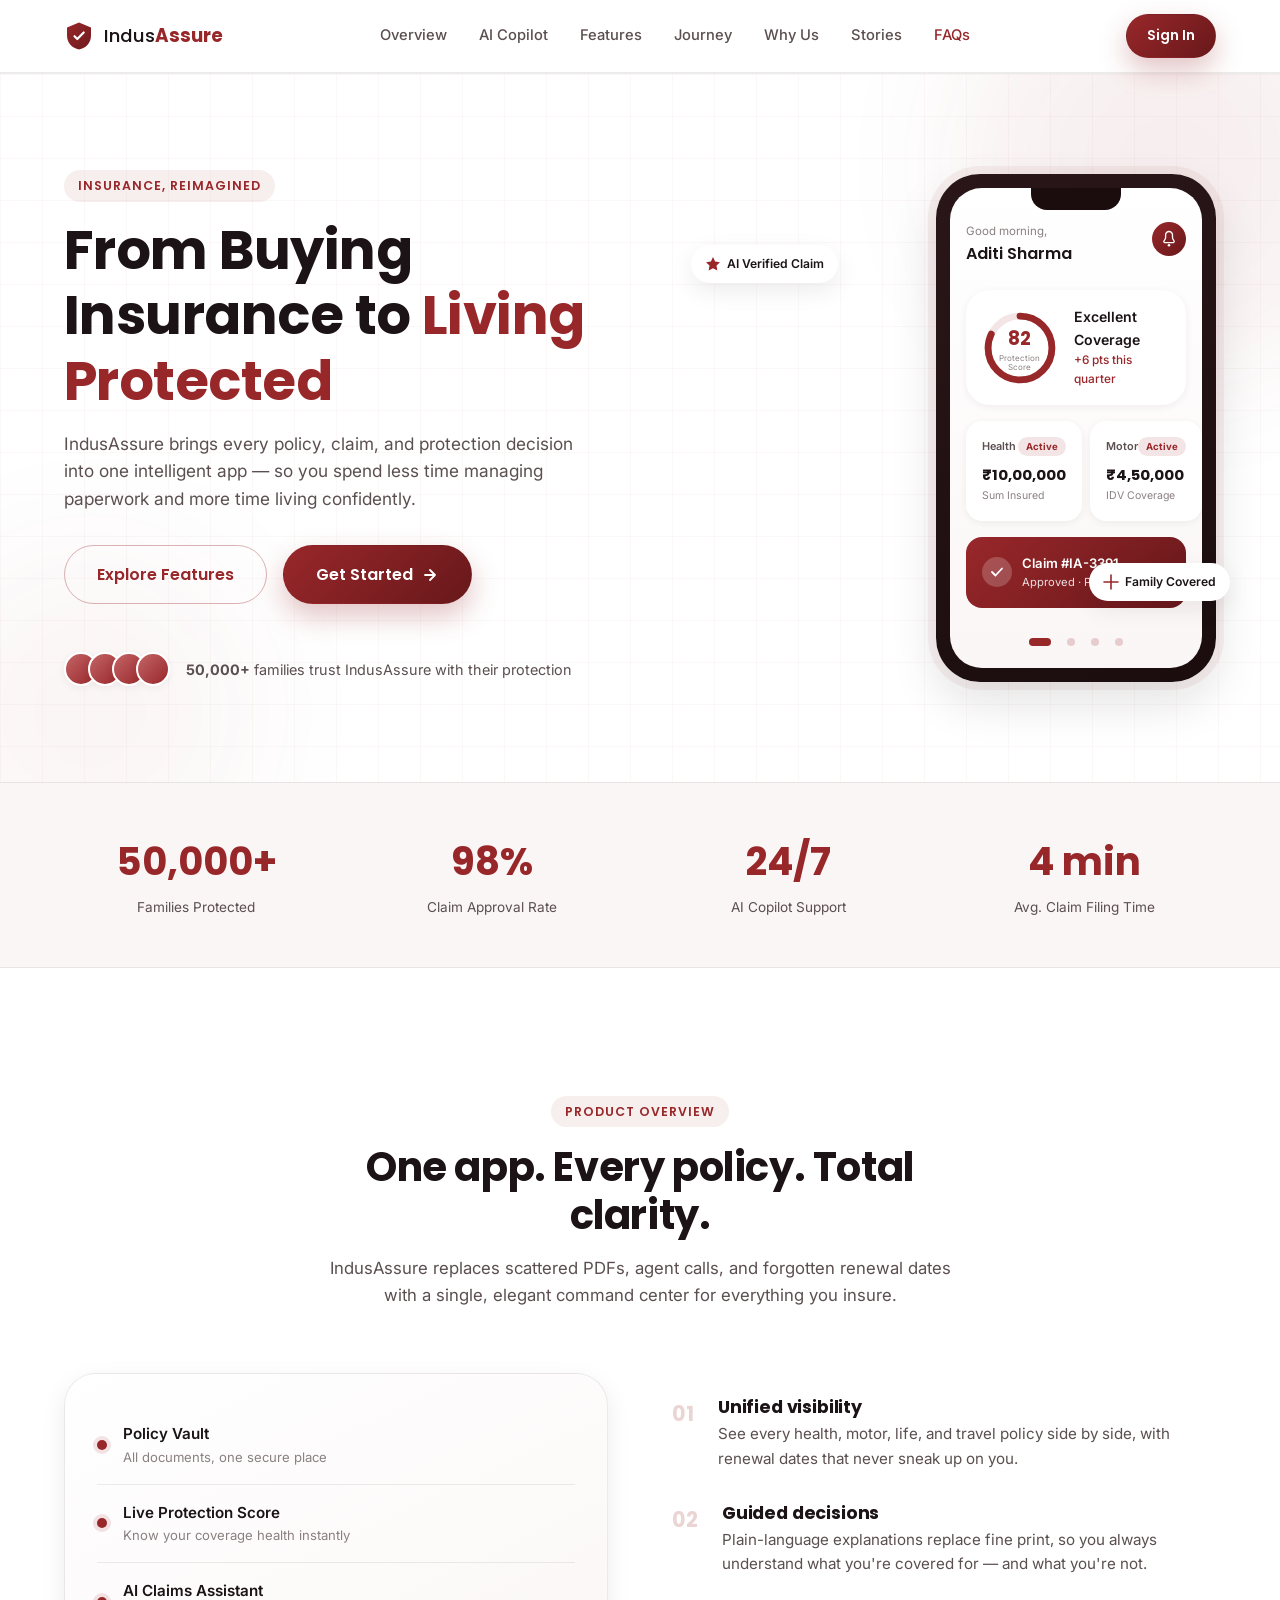
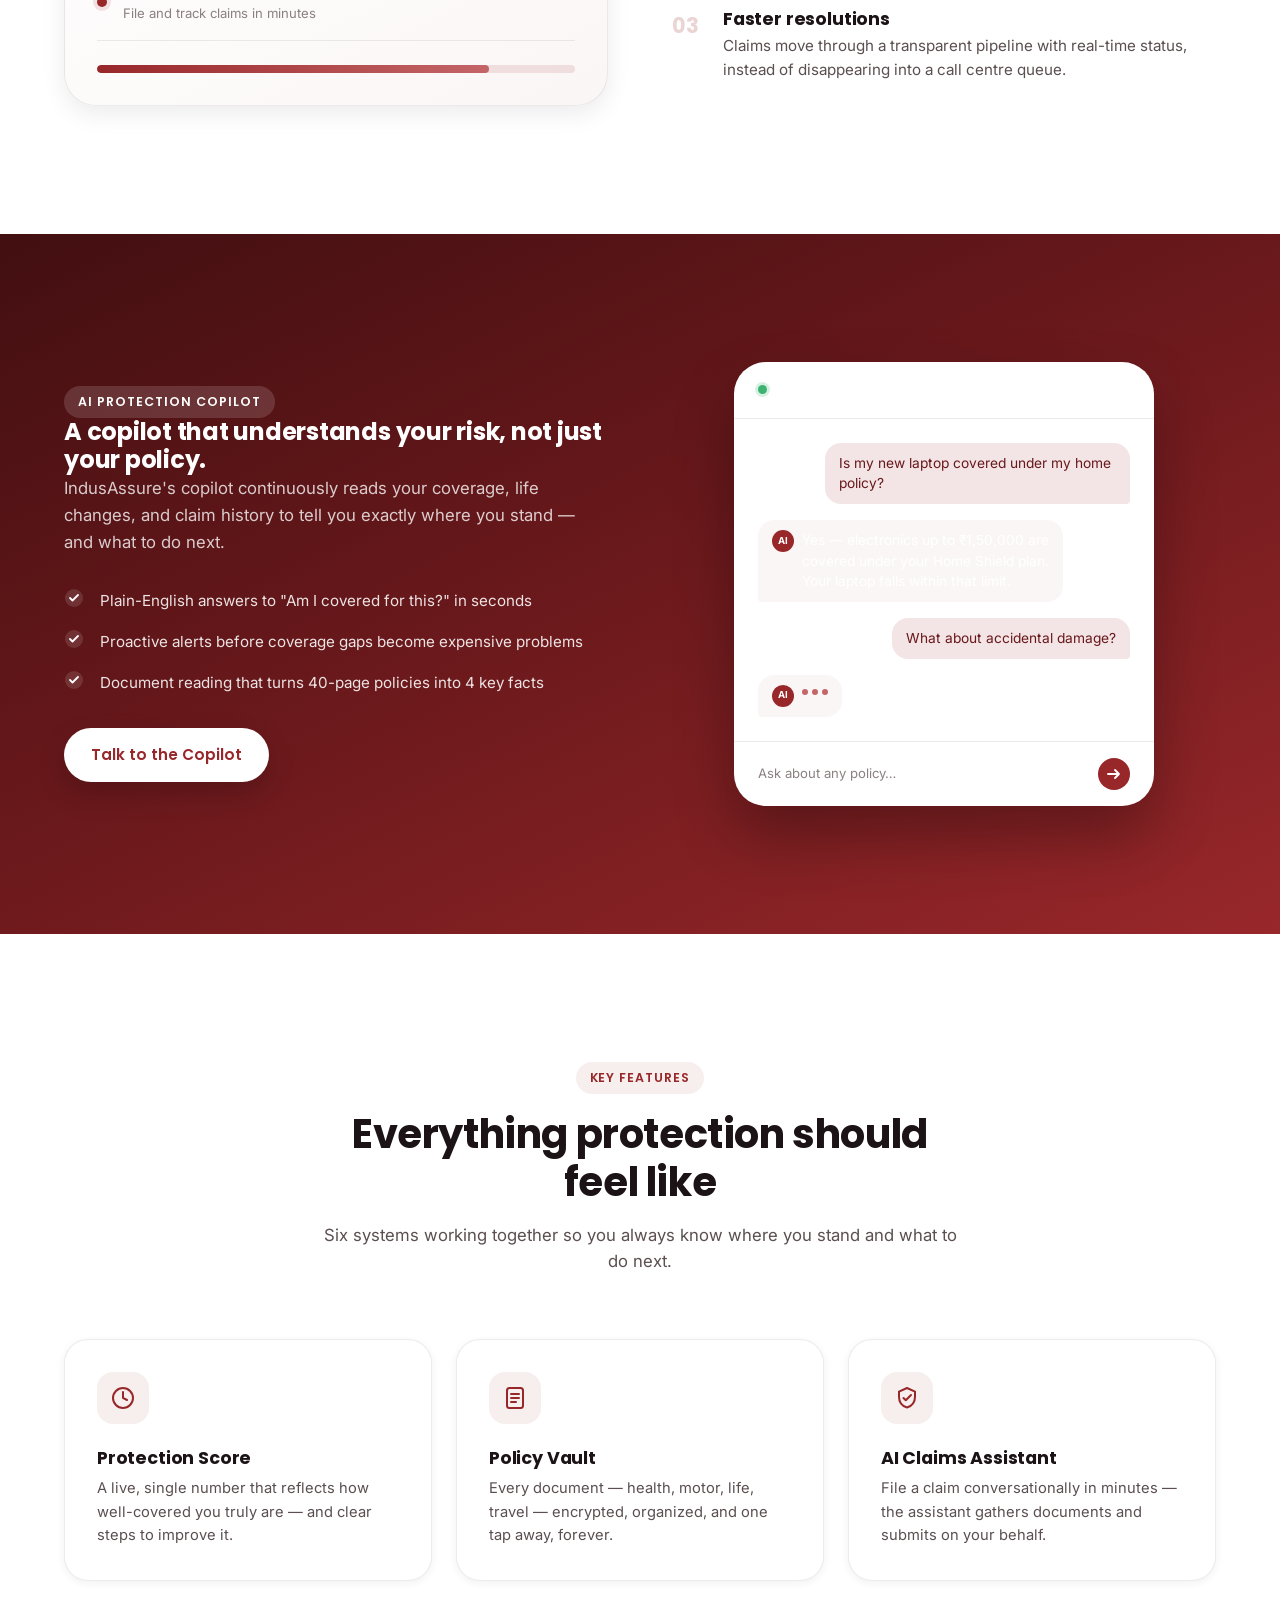
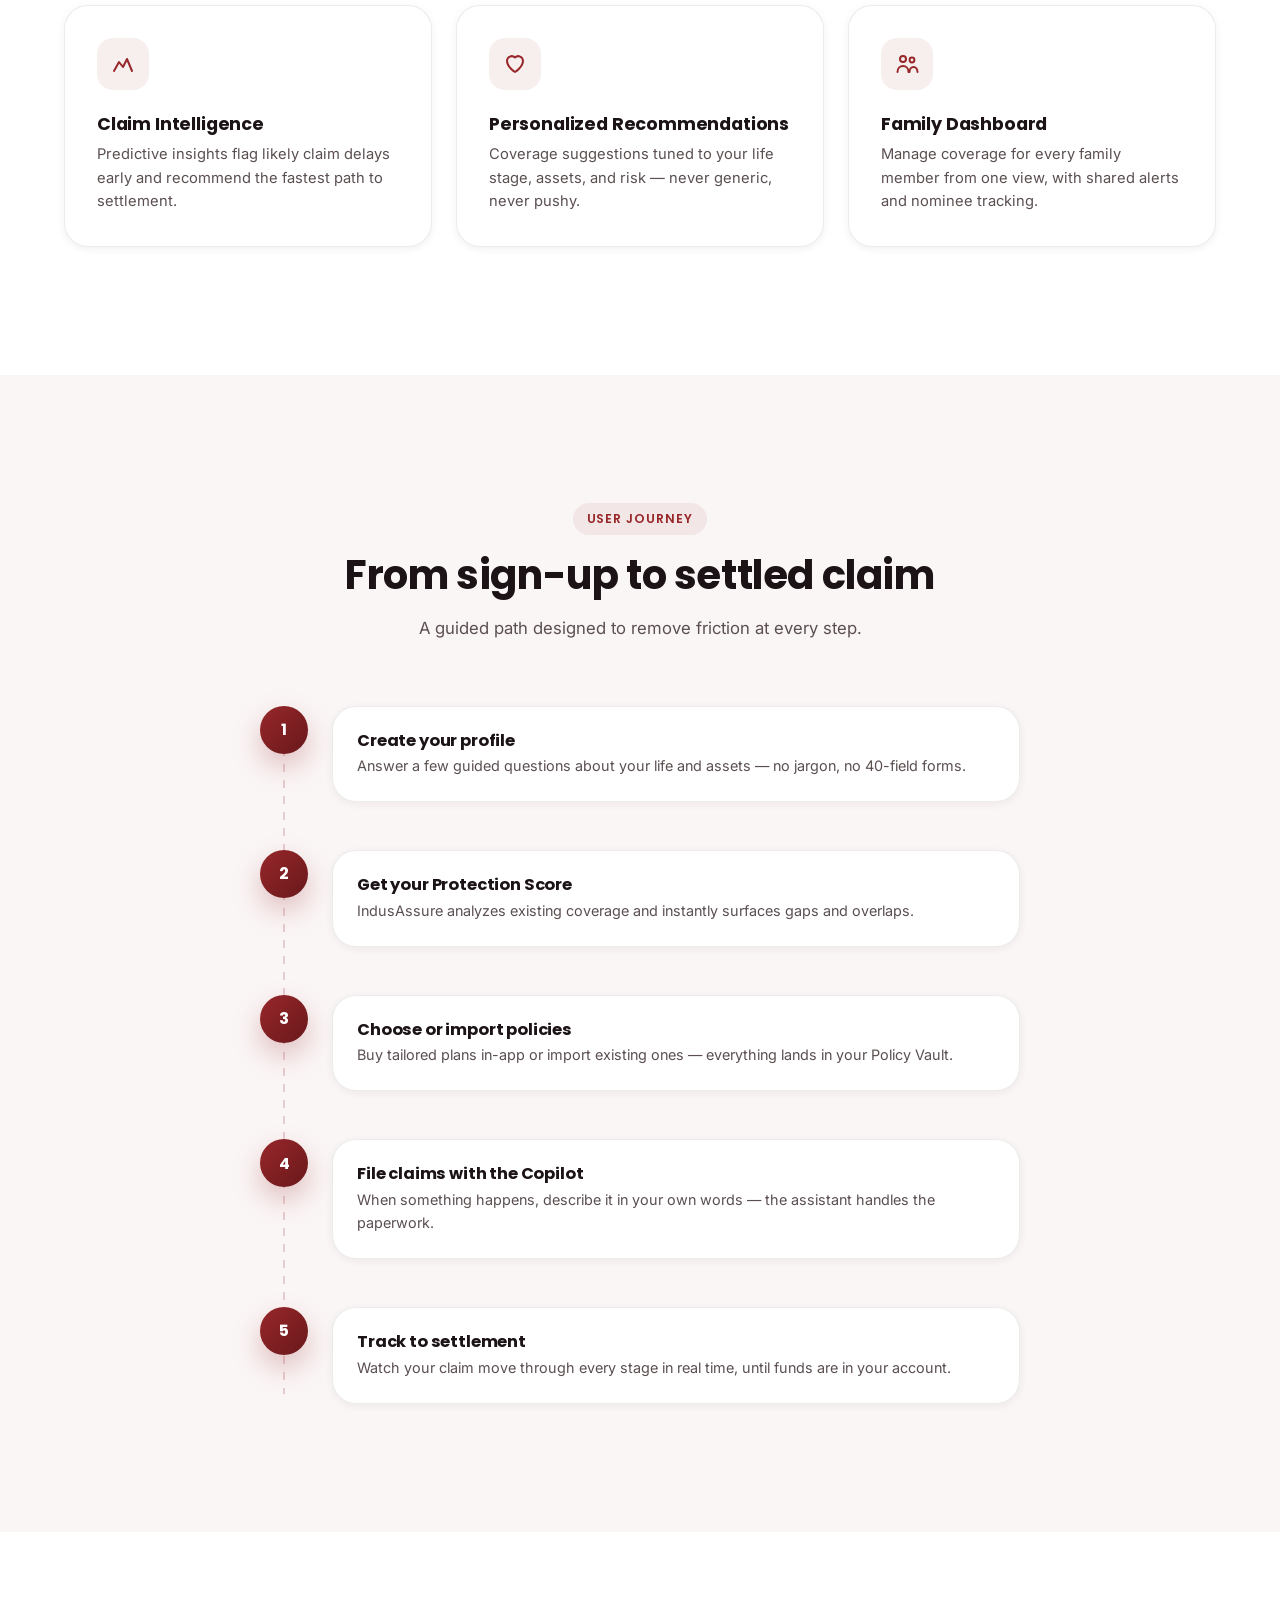
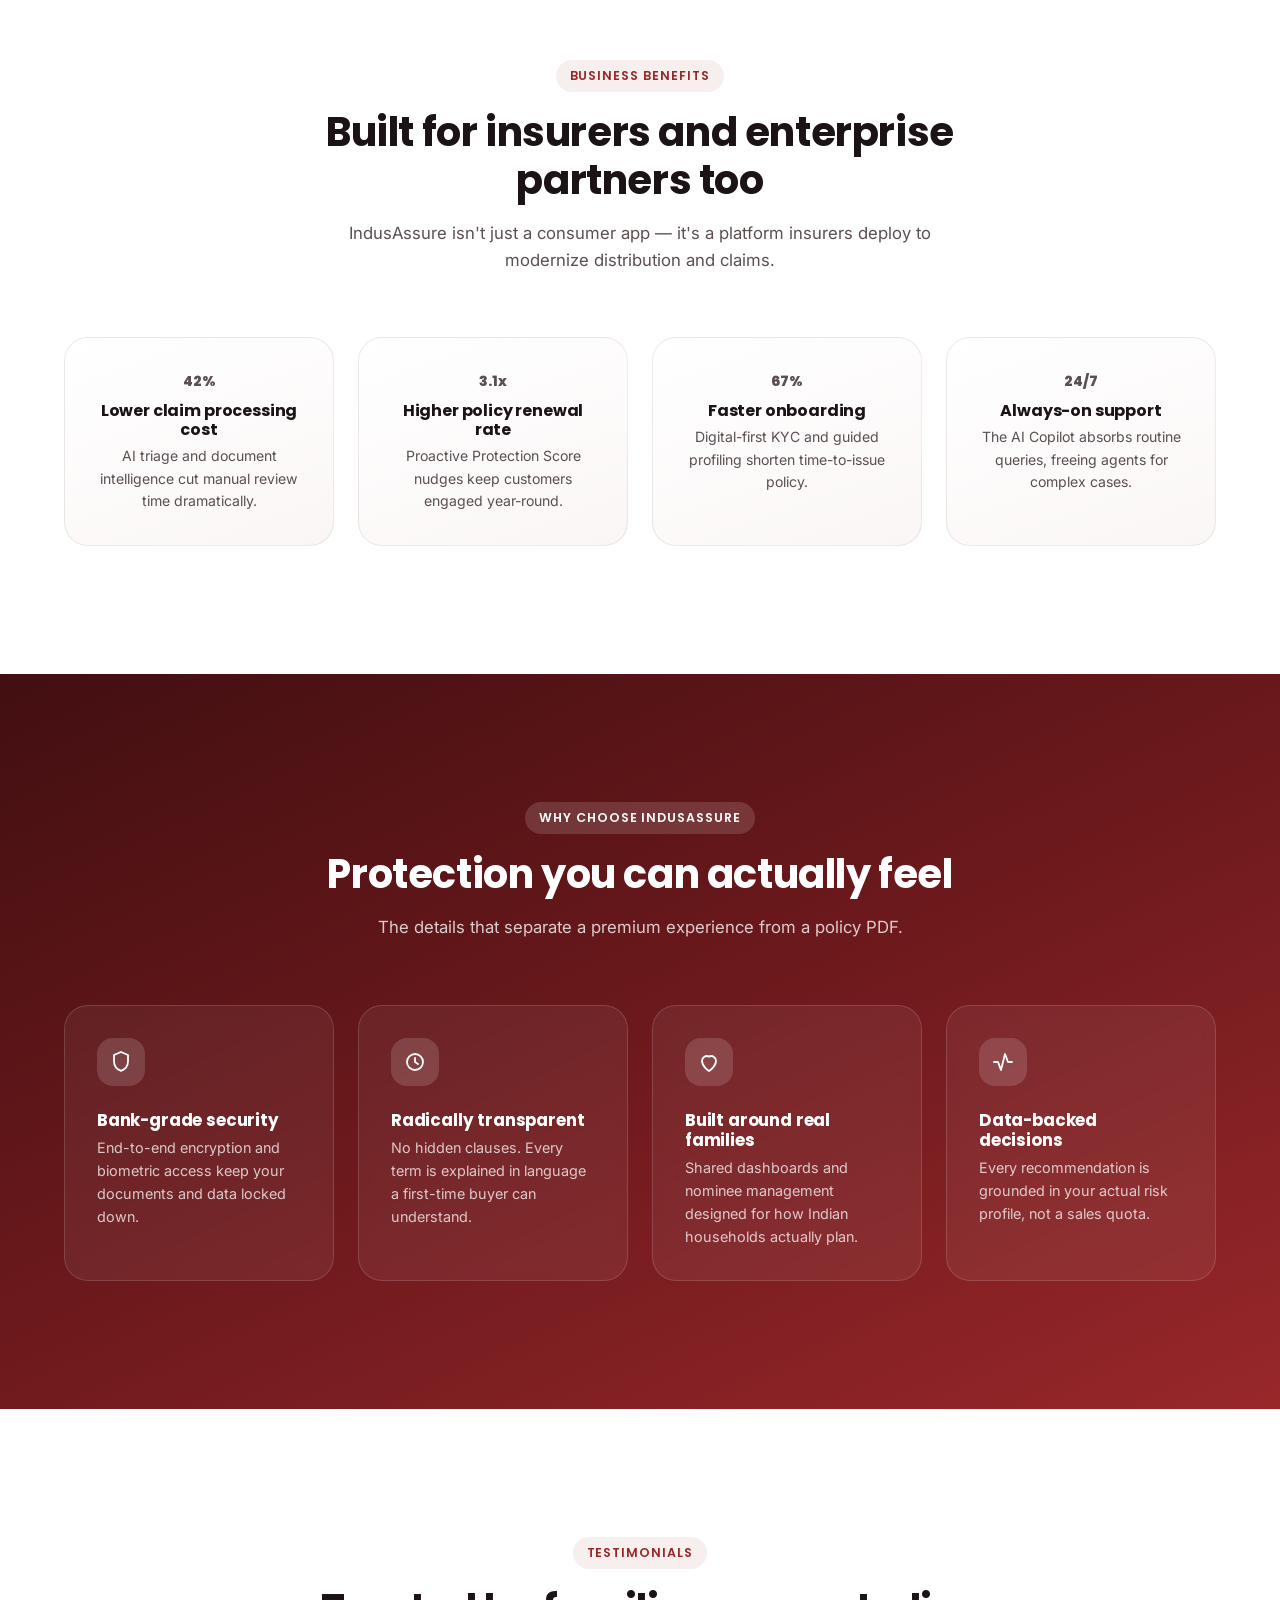
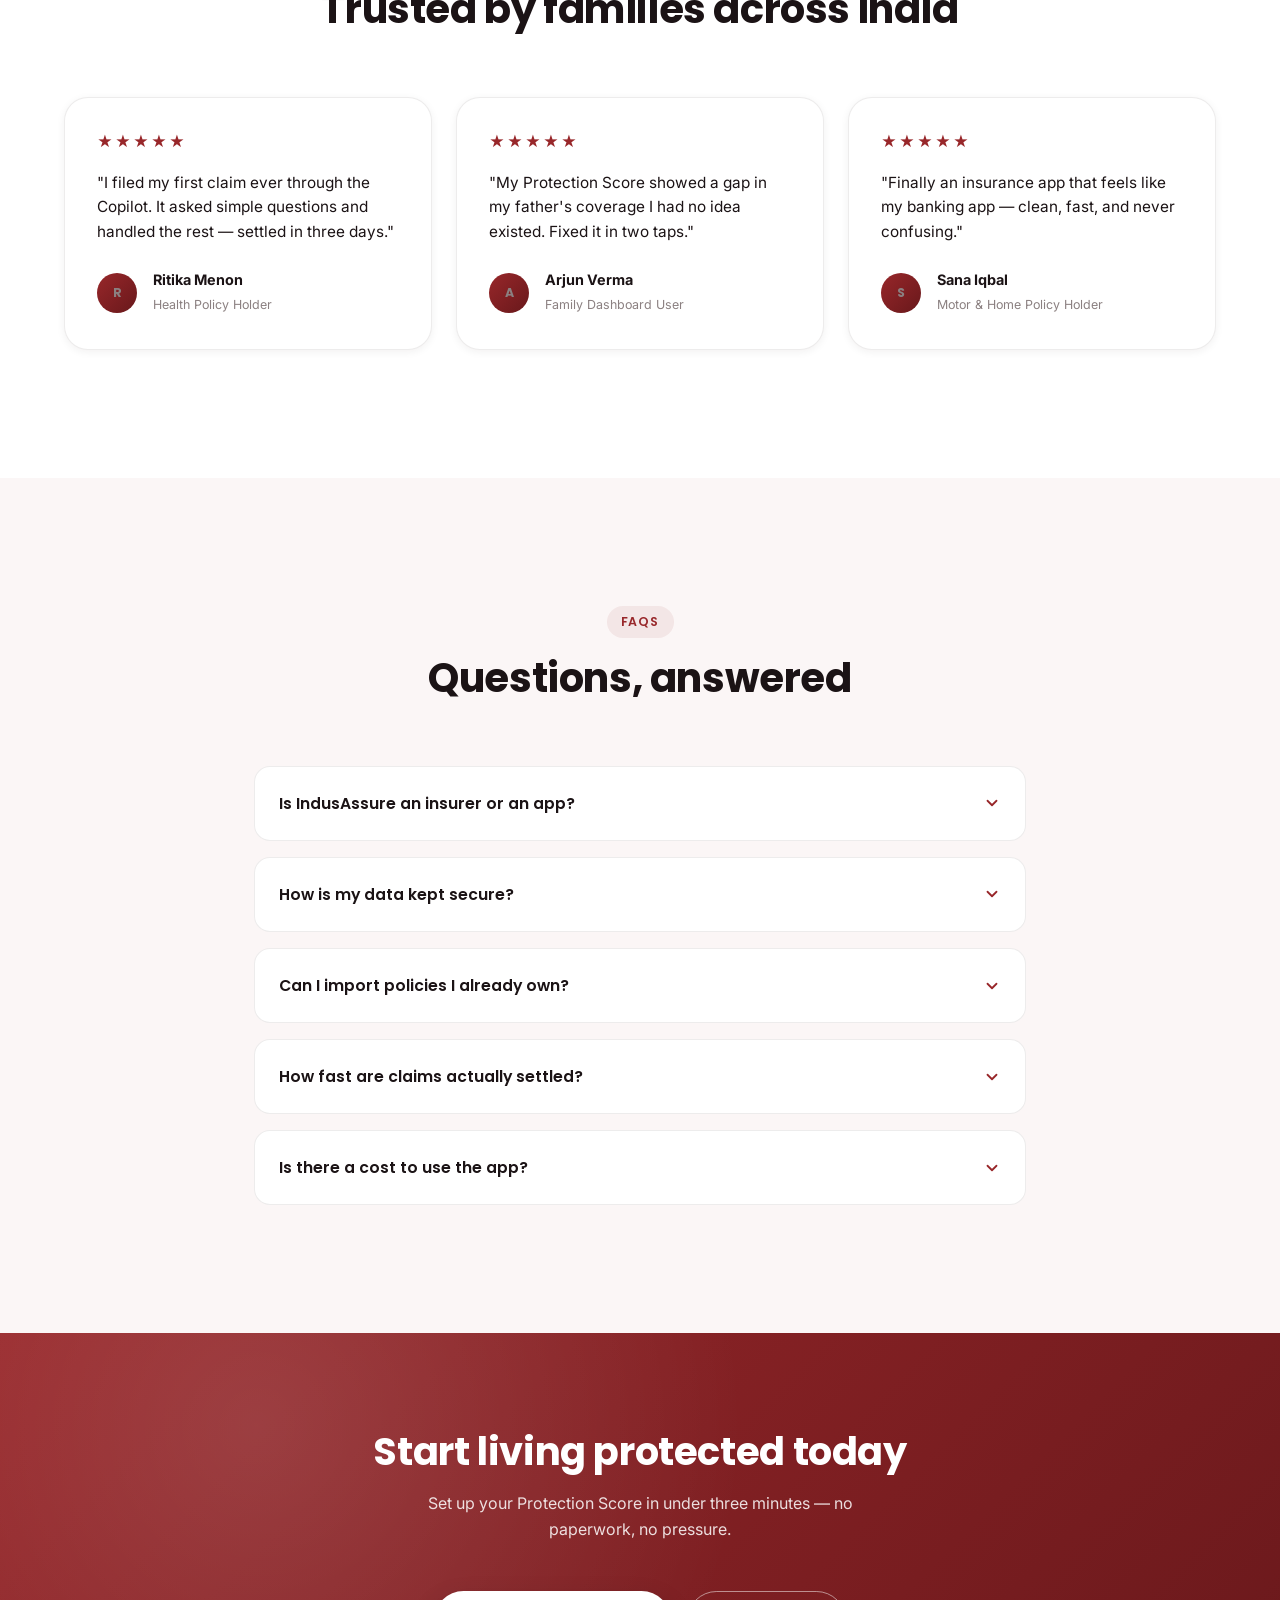
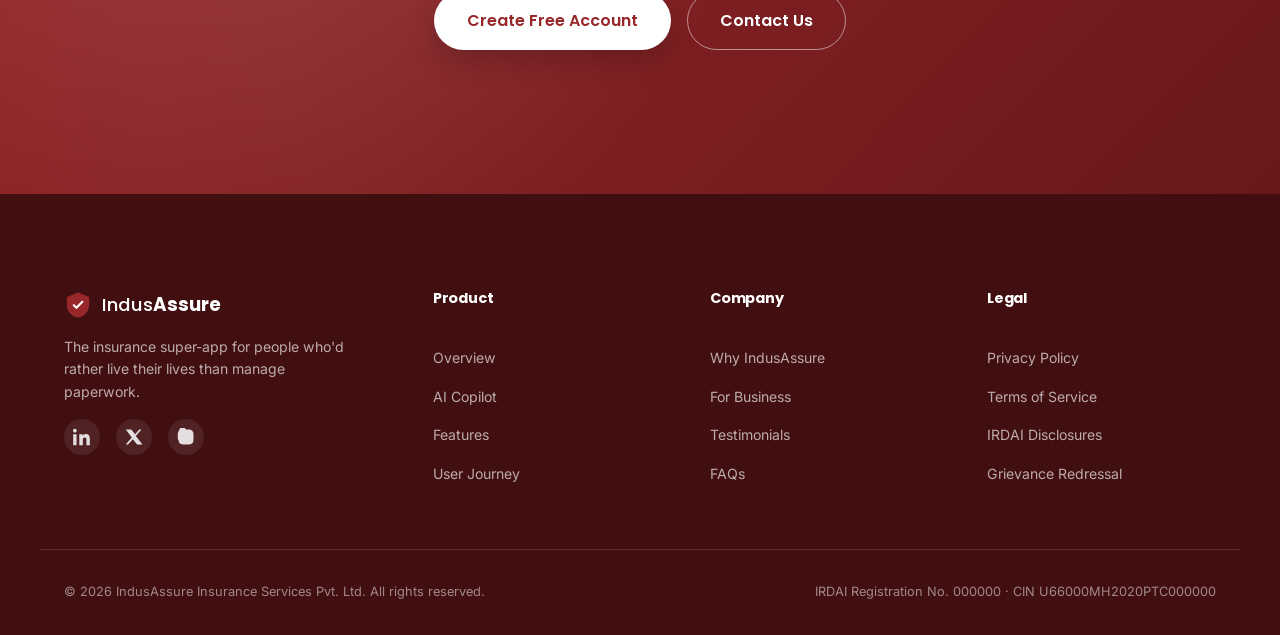
<file: index.html>
<!DOCTYPE html>
<html lang="en">
<head>
<meta charset="UTF-8">
<meta name="viewport" content="width=device-width, initial-scale=1.0">
<title>IndusAssure — From Buying Insurance to Living Protected</title>
<meta name="description" content="IndusAssure is a premium insurance super-app that unifies your policies, claims, and protection score into one intelligent dashboard.">
<link rel="preconnect" href="https://fonts.googleapis.com">
<link rel="preconnect" href="https://fonts.gstatic.com" crossorigin>
<link href="https://fonts.googleapis.com/css2?family=Poppins:wght@500;600;700;800&family=Inter:wght@400;500;600;700&display=swap" rel="stylesheet">
<link rel="stylesheet" href="style.css">
</head>
<body>

<a class="skip-link" href="#main">Skip to content</a>

<!-- ============ NAVIGATION ============ -->
<header class="navbar" id="navbar">
  <div class="nav-container">
    <a href="#top" class="nav-logo" aria-label="IndusAssure home">
      <span class="logo-mark" aria-hidden="true">
        <svg width="30" height="30" viewBox="0 0 30 30" fill="none">
          <path d="M15 1.5 27 6.5V14.5C27 21.8 22 27.2 15 28.5 8 27.2 3 21.8 3 14.5V6.5L15 1.5Z" fill="url(#navShield)"/>
          <path d="M10.5 15.2 13.3 18 19.7 11.5" stroke="#fff" stroke-width="2.2" stroke-linecap="round" stroke-linejoin="round"/>
          <defs>
            <linearGradient id="navShield" x1="3" y1="1.5" x2="27" y2="28.5" gradientUnits="userSpaceOnUse">
              <stop stop-color="rgb(152,39,42)"/>
              <stop offset="1" stop-color="rgb(110,26,29)"/>
            </linearGradient>
          </defs>
        </svg>
      </span>
      <span class="logo-text">Indus<strong>Assure</strong></span>
    </a>

    <nav class="nav-links" id="navLinks" aria-label="Primary">
      <a href="#overview">Overview</a>
      <a href="#copilot">AI Copilot</a>
      <a href="#features">Features</a>
      <a href="#journey">Journey</a>
      <a href="#why">Why Us</a>
      <a href="#testimonials">Stories</a>
      <a href="#faq">FAQs</a>
    </nav>

    <div class="nav-actions">
      <a href="Dashboard/index.html" target="_blank" class="btn btn-primary btn-sm">Sign In</a>
      <button class="hamburger" id="hamburger" aria-label="Toggle menu" aria-expanded="false" aria-controls="mobileMenu">
        <span></span><span></span><span></span>
      </button>
    </div>
  </div>

  <!-- Mobile menu -->
  <div class="mobile-menu" id="mobileMenu">
    <a href="#overview">Overview</a>
    <a href="#copilot">AI Copilot</a>
    <a href="#features">Features</a>
    <a href="#journey">Journey</a>
    <a href="#benefits">Business</a>
    <a href="#why">Why Us</a>
    <a href="#testimonials">Stories</a>
    <a href="#faq">FAQs</a>
    <a href="#get-started" class="btn btn-primary btn-block">Get Started</a>
  </div>
</header>

<main id="main">

<!-- ============ HERO ============ -->
<section class="hero" id="top">
  <div class="hero-bg" aria-hidden="true">
    <div class="hero-blob blob-a"></div>
    <div class="hero-blob blob-b"></div>
    <svg class="hero-grid" width="100%" height="100%" aria-hidden="true">
      <defs>
        <pattern id="heroGrid" width="42" height="42" patternUnits="userSpaceOnUse">
          <path d="M42 0H0V42" fill="none" stroke="rgba(152,39,42,0.06)" stroke-width="1"/>
        </pattern>
      </defs>
      <rect width="100%" height="100%" fill="url(#heroGrid)"/>
    </svg>
  </div>

  <div class="container hero-container">
    <div class="hero-copy reveal-up">
      <span class="eyebrow">Insurance, Reimagined</span>
      <h1 class="hero-title">From Buying Insurance to <span class="text-accent">Living Protected</span></h1>
      <p class="hero-sub">IndusAssure brings every policy, claim, and protection decision into one intelligent app — so you spend less time managing paperwork and more time living confidently.</p>

      <div class="hero-cta">
        <a href="#features" class="btn btn-outline btn-lg">Explore Features</a>
        <a href="#get-started" class="btn btn-primary btn-lg btn-shine">
          <span>Get Started</span>
          <svg width="18" height="18" viewBox="0 0 18 18" fill="none"><path d="M4 9h10M9 4l5 5-5 5" stroke="currentColor" stroke-width="1.8" stroke-linecap="round" stroke-linejoin="round"/></svg>
        </a>
      </div>

      <div class="hero-trust">
        <div class="trust-avatars" aria-hidden="true">
          <span></span><span></span><span></span><span></span>
        </div>
        <p><strong>50,000+</strong> families trust IndusAssure with their protection</p>
      </div>
    </div>

    <div class="hero-visual reveal-up" style="--delay:120ms">
      <div class="phone-mock" role="img" aria-label="IndusAssure mobile app dashboard showing protection score, policy cards, and claim status">
        <div class="phone-notch"></div>
        <div class="phone-screen">
          <div class="app-topbar">
            <div>
              <p class="app-greeting">Good morning,</p>
              <p class="app-name">Aditi Sharma</p>
            </div>
            <div class="app-bell" aria-hidden="true">
              <svg width="18" height="18" viewBox="0 0 18 18" fill="none"><path d="M9 1.5c-2 0-3.4 1.6-3.4 3.6v2.4c0 .5-.2 1.2-.5 1.7L4 11a1 1 0 00.8 1.6h8.4A1 1 0 0014 11l-1-1.8c-.3-.5-.5-1.2-.5-1.7V5.1c0-2-1.5-3.6-3.5-3.6z" stroke="#fff" stroke-width="1.3"/><circle cx="9" cy="15.2" r="1.3" fill="#fff"/></svg>
            </div>
          </div>

          <div class="score-ring-card">
            <div class="score-ring" style="--pct:82">
              <svg viewBox="0 0 100 100">
                <circle cx="50" cy="50" r="42" class="ring-track"/>
                <circle cx="50" cy="50" r="42" class="ring-fill"/>
              </svg>
              <div class="ring-label">
                <span class="ring-num">82</span>
                <span class="ring-text">Protection<br>Score</span>
              </div>
            </div>
            <div class="score-meta">
              <p class="score-status">Excellent Coverage</p>
              <p class="score-hint">+6 pts this quarter</p>
            </div>
          </div>

          <div class="app-cards">
            <div class="mini-card">
              <div class="mini-card-top">
                <span class="mini-tag">Health</span>
                <span class="mini-status active">Active</span>
              </div>
              <p class="mini-value">₹10,00,000</p>
              <p class="mini-label">Sum Insured</p>
            </div>
            <div class="mini-card">
              <div class="mini-card-top">
                <span class="mini-tag">Motor</span>
                <span class="mini-status active">Active</span>
              </div>
              <p class="mini-value">₹4,50,000</p>
              <p class="mini-label">IDV Coverage</p>
            </div>
          </div>

          <div class="claim-strip">
            <div class="claim-icon" aria-hidden="true">
              <svg width="16" height="16" viewBox="0 0 16 16" fill="none"><path d="M3 8l3.5 3.5L13 4.5" stroke="#fff" stroke-width="1.8" stroke-linecap="round" stroke-linejoin="round"/></svg>
            </div>
            <div>
              <p class="claim-title">Claim #IA-3391</p>
              <p class="claim-sub">Approved · Payout initiated</p>
            </div>
          </div>

          <div class="app-navbar">
            <span class="nav-dot active"></span>
            <span class="nav-dot"></span>
            <span class="nav-dot"></span>
            <span class="nav-dot"></span>
          </div>
        </div>
      </div>
      <div class="float-chip chip-1">
        <svg width="16" height="16" viewBox="0 0 16 16" fill="none"><path d="M8 1l2.1 4.6L15 6.2l-3.5 3.4.8 4.9L8 12.2 3.7 14.5l.8-4.9L1 6.2l4.9-.6L8 1z" fill="rgb(152,39,42)"/></svg>
        AI Verified Claim
      </div>
      <div class="float-chip chip-2">
        <svg width="16" height="16" viewBox="0 0 16 16" fill="none"><path d="M8 1v14M1 8h14" stroke="rgb(152,39,42)" stroke-width="1.6" stroke-linecap="round"/></svg>
        Family Covered
      </div>
    </div>
  </div>
</section>

<!-- ============ LOGO / STAT STRIP ============ -->
<section class="stat-strip" aria-label="IndusAssure key statistics">
  <div class="container stat-grid">
    <div class="stat-item reveal-up">
      <p class="stat-num" data-count="50000" data-suffix="+">0</p>
      <p class="stat-label">Families Protected</p>
    </div>
    <div class="stat-item reveal-up" style="--delay:80ms">
      <p class="stat-num" data-count="98" data-suffix="%">0</p>
      <p class="stat-label">Claim Approval Rate</p>
    </div>
    <div class="stat-item reveal-up" style="--delay:160ms">
      <p class="stat-num" data-count="24" data-suffix="/7">0</p>
      <p class="stat-label">AI Copilot Support</p>
    </div>
    <div class="stat-item reveal-up" style="--delay:240ms">
      <p class="stat-num" data-count="4" data-suffix=" min">0</p>
      <p class="stat-label">Avg. Claim Filing Time</p>
    </div>
  </div>
</section>

<!-- ============ PRODUCT OVERVIEW ============ -->
<section class="section" id="overview">
  <div class="container">
    <div class="section-head reveal-up">
      <span class="eyebrow">Product Overview</span>
      <h2>One app. Every policy. Total clarity.</h2>
      <p class="section-sub">IndusAssure replaces scattered PDFs, agent calls, and forgotten renewal dates with a single, elegant command center for everything you insure.</p>
    </div>

    <div class="overview-grid">
      <div class="overview-visual reveal-up">
        <div class="overview-panel">
          <div class="panel-row">
            <span class="panel-dot"></span>
            <div>
              <p class="panel-title">Policy Vault</p>
              <p class="panel-sub">All documents, one secure place</p>
            </div>
          </div>
          <div class="panel-row">
            <span class="panel-dot"></span>
            <div>
              <p class="panel-title">Live Protection Score</p>
              <p class="panel-sub">Know your coverage health instantly</p>
            </div>
          </div>
          <div class="panel-row">
            <span class="panel-dot"></span>
            <div>
              <p class="panel-title">AI Claims Assistant</p>
              <p class="panel-sub">File and track claims in minutes</p>
            </div>
          </div>
          <div class="panel-bar">
            <div class="panel-bar-fill"></div>
          </div>
        </div>
      </div>

      <div class="overview-list">
        <div class="overview-item reveal-up" style="--delay:80ms">
          <div class="overview-num">01</div>
          <div>
            <h3>Unified visibility</h3>
            <p>See every health, motor, life, and travel policy side by side, with renewal dates that never sneak up on you.</p>
          </div>
        </div>
        <div class="overview-item reveal-up" style="--delay:160ms">
          <div class="overview-num">02</div>
          <div>
            <h3>Guided decisions</h3>
            <p>Plain-language explanations replace fine print, so you always understand what you're covered for — and what you're not.</p>
          </div>
        </div>
        <div class="overview-item reveal-up" style="--delay:240ms">
          <div class="overview-num">03</div>
          <div>
            <h3>Faster resolutions</h3>
            <p>Claims move through a transparent pipeline with real-time status, instead of disappearing into a call centre queue.</p>
          </div>
        </div>
      </div>
    </div>
  </div>
</section>

<!-- ============ AI COPILOT ============ -->
<section class="section section-dark" id="copilot">
  <div class="container">
    <div class="copilot-grid">
      <div class="copilot-copy reveal-up">
        <span class="eyebrow eyebrow-light">AI Protection Copilot</span>
        <h2 class="text-white">A copilot that understands your risk, not just your policy.</h2>
        <p class="section-sub sub-light">IndusAssure's copilot continuously reads your coverage, life changes, and claim history to tell you exactly where you stand — and what to do next.</p>

        <ul class="copilot-points">
          <li>
            <svg width="20" height="20" viewBox="0 0 20 20" fill="none"><circle cx="10" cy="10" r="9" fill="rgba(255,255,255,0.12)"/><path d="M6 10l2.5 2.5L14 7" stroke="#fff" stroke-width="1.8" stroke-linecap="round" stroke-linejoin="round"/></svg>
            <span>Plain-English answers to "Am I covered for this?" in seconds</span>
          </li>
          <li>
            <svg width="20" height="20" viewBox="0 0 20 20" fill="none"><circle cx="10" cy="10" r="9" fill="rgba(255,255,255,0.12)"/><path d="M6 10l2.5 2.5L14 7" stroke="#fff" stroke-width="1.8" stroke-linecap="round" stroke-linejoin="round"/></svg>
            <span>Proactive alerts before coverage gaps become expensive problems</span>
          </li>
          <li>
            <svg width="20" height="20" viewBox="0 0 20 20" fill="none"><circle cx="10" cy="10" r="9" fill="rgba(255,255,255,0.12)"/><path d="M6 10l2.5 2.5L14 7" stroke="#fff" stroke-width="1.8" stroke-linecap="round" stroke-linejoin="round"/></svg>
            <span>Document reading that turns 40-page policies into 4 key facts</span>
          </li>
        </ul>
        <a href="#get-started" class="btn btn-white">Talk to the Copilot</a>
      </div>

      <div class="copilot-visual reveal-up" style="--delay:120ms">
        <div class="chat-window">
          <div class="chat-head">
            <span class="chat-dot"></span>
            <p>Protection Copilot</p>
          </div>
          <div class="chat-body">
            <div class="chat-bubble user">Is my new laptop covered under my home policy?</div>
            <div class="chat-bubble bot">
              <span class="bot-avatar" aria-hidden="true">AI</span>
              <span>Yes — electronics up to ₹1,50,000 are covered under your Home Shield plan. Your laptop falls within that limit.</span>
            </div>
            <div class="chat-bubble user">What about accidental damage?</div>
            <div class="chat-bubble bot typing">
              <span class="bot-avatar" aria-hidden="true">AI</span>
              <span class="typing-dots"><i></i><i></i><i></i></span>
            </div>
          </div>
          <div class="chat-input">
            <span>Ask about any policy…</span>
            <button type="button" aria-label="Send message">
              <svg width="16" height="16" viewBox="0 0 16 16" fill="none"><path d="M2 8h11M9 4l4 4-4 4" stroke="#fff" stroke-width="1.8" stroke-linecap="round" stroke-linejoin="round"/></svg>
            </button>
          </div>
        </div>
      </div>
    </div>
  </div>
</section>

<!-- ============ KEY FEATURES ============ -->
<section class="section" id="features">
  <div class="container">
    <div class="section-head reveal-up">
      <span class="eyebrow">Key Features</span>
      <h2>Everything protection should feel like</h2>
      <p class="section-sub">Six systems working together so you always know where you stand and what to do next.</p>
    </div>

    <div class="feature-grid">
      <article class="feature-card reveal-up">
        <div class="feature-icon">
          <svg width="26" height="26" viewBox="0 0 26 26" fill="none"><circle cx="13" cy="13" r="10" stroke="rgb(152,39,42)" stroke-width="2"/><path d="M13 7v6l4 2" stroke="rgb(152,39,42)" stroke-width="2" stroke-linecap="round"/></svg>
        </div>
        <h3>Protection Score</h3>
        <p>A live, single number that reflects how well-covered you truly are — and clear steps to improve it.</p>
      </article>

      <article class="feature-card reveal-up" style="--delay:60ms">
        <div class="feature-icon">
          <svg width="26" height="26" viewBox="0 0 26 26" fill="none"><rect x="5" y="3" width="16" height="20" rx="2.5" stroke="rgb(152,39,42)" stroke-width="2"/><path d="M9 9h8M9 13h8M9 17h5" stroke="rgb(152,39,42)" stroke-width="2" stroke-linecap="round"/></svg>
        </div>
        <h3>Policy Vault</h3>
        <p>Every document — health, motor, life, travel — encrypted, organized, and one tap away, forever.</p>
      </article>

      <article class="feature-card reveal-up" style="--delay:120ms">
        <div class="feature-icon">
          <svg width="26" height="26" viewBox="0 0 26 26" fill="none"><path d="M13 3l8 3.6v5.2c0 5.8-3.4 9.4-8 10.7-4.6-1.3-8-4.9-8-10.7V6.6L13 3z" stroke="rgb(152,39,42)" stroke-width="2" stroke-linejoin="round"/><path d="M9.5 13l2.3 2.3L17 10" stroke="rgb(152,39,42)" stroke-width="2" stroke-linecap="round" stroke-linejoin="round"/></svg>
        </div>
        <h3>AI Claims Assistant</h3>
        <p>File a claim conversationally in minutes — the assistant gathers documents and submits on your behalf.</p>
      </article>

      <article class="feature-card reveal-up">
        <div class="feature-icon">
          <svg width="26" height="26" viewBox="0 0 26 26" fill="none"><path d="M4 20l5-9 4 5 4-8 5 12" stroke="rgb(152,39,42)" stroke-width="2" stroke-linecap="round" stroke-linejoin="round"/></svg>
        </div>
        <h3>Claim Intelligence</h3>
        <p>Predictive insights flag likely claim delays early and recommend the fastest path to settlement.</p>
      </article>

      <article class="feature-card reveal-up" style="--delay:60ms">
        <div class="feature-icon">
          <svg width="26" height="26" viewBox="0 0 26 26" fill="none"><path d="M13 21s-8-4.8-8-11.2A4.8 4.8 0 0113 6.4 4.8 4.8 0 0121 9.8C21 16.2 13 21 13 21z" stroke="rgb(152,39,42)" stroke-width="2" stroke-linejoin="round"/></svg>
        </div>
        <h3>Personalized Recommendations</h3>
        <p>Coverage suggestions tuned to your life stage, assets, and risk — never generic, never pushy.</p>
      </article>

      <article class="feature-card reveal-up" style="--delay:120ms">
        <div class="feature-icon">
          <svg width="26" height="26" viewBox="0 0 26 26" fill="none"><circle cx="9" cy="8" r="3" stroke="rgb(152,39,42)" stroke-width="2"/><circle cx="18" cy="9" r="2.4" stroke="rgb(152,39,42)" stroke-width="2"/><path d="M3.5 21c0-3.6 2.5-6 5.5-6s5.5 2.4 5.5 6M15.5 21c0-2.8 1.8-5 4-5s4 2.2 4 5" stroke="rgb(152,39,42)" stroke-width="2" stroke-linecap="round"/></svg>
        </div>
        <h3>Family Dashboard</h3>
        <p>Manage coverage for every family member from one view, with shared alerts and nominee tracking.</p>
      </article>
    </div>
  </div>
</section>

<!-- ============ USER JOURNEY ============ -->
<section class="section section-tint" id="journey">
  <div class="container">
    <div class="section-head reveal-up">
      <span class="eyebrow">User Journey</span>
      <h2>From sign-up to settled claim</h2>
      <p class="section-sub">A guided path designed to remove friction at every step.</p>
    </div>

    <div class="journey-track">
      <div class="journey-line" aria-hidden="true"></div>

      <div class="journey-step reveal-up">
        <div class="journey-marker">1</div>
        <div class="journey-card">
          <h3>Create your profile</h3>
          <p>Answer a few guided questions about your life and assets — no jargon, no 40-field forms.</p>
        </div>
      </div>

      <div class="journey-step reveal-up" style="--delay:100ms">
        <div class="journey-marker">2</div>
        <div class="journey-card">
          <h3>Get your Protection Score</h3>
          <p>IndusAssure analyzes existing coverage and instantly surfaces gaps and overlaps.</p>
        </div>
      </div>

      <div class="journey-step reveal-up" style="--delay:200ms">
        <div class="journey-marker">3</div>
        <div class="journey-card">
          <h3>Choose or import policies</h3>
          <p>Buy tailored plans in-app or import existing ones — everything lands in your Policy Vault.</p>
        </div>
      </div>

      <div class="journey-step reveal-up" style="--delay:300ms">
        <div class="journey-marker">4</div>
        <div class="journey-card">
          <h3>File claims with the Copilot</h3>
          <p>When something happens, describe it in your own words — the assistant handles the paperwork.</p>
        </div>
      </div>

      <div class="journey-step reveal-up" style="--delay:400ms">
        <div class="journey-marker">5</div>
        <div class="journey-card">
          <h3>Track to settlement</h3>
          <p>Watch your claim move through every stage in real time, until funds are in your account.</p>
        </div>
      </div>
    </div>
  </div>
</section>

<!-- ============ BUSINESS BENEFITS ============ -->
<section class="section" id="benefits">
  <div class="container">
    <div class="section-head reveal-up">
      <span class="eyebrow">Business Benefits</span>
      <h2>Built for insurers and enterprise partners too</h2>
      <p class="section-sub">IndusAssure isn't just a consumer app — it's a platform insurers deploy to modernize distribution and claims.</p>
    </div>

    <div class="benefit-grid">
      <div class="benefit-card reveal-up">
        <p class="benefit-stat">42%</p>
        <h3>Lower claim processing cost</h3>
        <p>AI triage and document intelligence cut manual review time dramatically.</p>
      </div>
      <div class="benefit-card reveal-up" style="--delay:80ms">
        <p class="benefit-stat">3.1x</p>
        <h3>Higher policy renewal rate</h3>
        <p>Proactive Protection Score nudges keep customers engaged year-round.</p>
      </div>
      <div class="benefit-card reveal-up" style="--delay:160ms">
        <p class="benefit-stat">67%</p>
        <h3>Faster onboarding</h3>
        <p>Digital-first KYC and guided profiling shorten time-to-issue policy.</p>
      </div>
      <div class="benefit-card reveal-up" style="--delay:240ms">
        <p class="benefit-stat">24/7</p>
        <h3>Always-on support</h3>
        <p>The AI Copilot absorbs routine queries, freeing agents for complex cases.</p>
      </div>
    </div>
  </div>
</section>

<!-- ============ WHY CHOOSE ============ -->
<section class="section section-dark" id="why">
  <div class="container">
    <div class="section-head reveal-up">
      <span class="eyebrow eyebrow-light">Why Choose IndusAssure</span>
      <h2 class="text-white">Protection you can actually feel</h2>
      <p class="section-sub sub-light">The details that separate a premium experience from a policy PDF.</p>
    </div>

    <div class="why-grid">
      <div class="why-card reveal-up">
        <div class="why-icon"><svg width="24" height="24" viewBox="0 0 24 24" fill="none"><path d="M12 2l7 3v6c0 5.2-3 8.4-7 9.9C8 19.4 5 16.2 5 11V5l7-3z" stroke="#fff" stroke-width="1.8"/></svg></div>
        <h3>Bank-grade security</h3>
        <p>End-to-end encryption and biometric access keep your documents and data locked down.</p>
      </div>
      <div class="why-card reveal-up" style="--delay:80ms">
        <div class="why-icon"><svg width="24" height="24" viewBox="0 0 24 24" fill="none"><path d="M4 12a8 8 0 1116 0 8 8 0 01-16 0z" stroke="#fff" stroke-width="1.8"/><path d="M12 8v4l3 2" stroke="#fff" stroke-width="1.8" stroke-linecap="round"/></svg></div>
        <h3>Radically transparent</h3>
        <p>No hidden clauses. Every term is explained in language a first-time buyer can understand.</p>
      </div>
      <div class="why-card reveal-up" style="--delay:160ms">
        <div class="why-icon"><svg width="24" height="24" viewBox="0 0 24 24" fill="none"><path d="M12 21s-7-4.4-7-10.2A4.8 4.8 0 0112 6.6a4.8 4.8 0 017 4.2C19 16.6 12 21 12 21z" stroke="#fff" stroke-width="1.8"/></svg></div>
        <h3>Built around real families</h3>
        <p>Shared dashboards and nominee management designed for how Indian households actually plan.</p>
      </div>
      <div class="why-card reveal-up" style="--delay:240ms">
        <div class="why-icon"><svg width="24" height="24" viewBox="0 0 24 24" fill="none"><path d="M3 12h4l3 8 4-16 3 8h4" stroke="#fff" stroke-width="1.8" stroke-linecap="round" stroke-linejoin="round"/></svg></div>
        <h3>Data-backed decisions</h3>
        <p>Every recommendation is grounded in your actual risk profile, not a sales quota.</p>
      </div>
    </div>
  </div>
</section>

<!-- ============ TESTIMONIALS ============ -->
<section class="section" id="testimonials">
  <div class="container">
    <div class="section-head reveal-up">
      <span class="eyebrow">Testimonials</span>
      <h2>Trusted by families across India</h2>
    </div>

    <div class="testimonial-grid">
      <figure class="testimonial-card reveal-up">
        <div class="stars" aria-label="5 out of 5 stars">★★★★★</div>
        <blockquote>"I filed my first claim ever through the Copilot. It asked simple questions and handled the rest — settled in three days."</blockquote>
        <figcaption>
          <span class="avatar-initial">R</span>
          <div><strong>Ritika Menon</strong><span>Health Policy Holder</span></div>
        </figcaption>
      </figure>

      <figure class="testimonial-card reveal-up" style="--delay:80ms">
        <div class="stars" aria-label="5 out of 5 stars">★★★★★</div>
        <blockquote>"My Protection Score showed a gap in my father's coverage I had no idea existed. Fixed it in two taps."</blockquote>
        <figcaption>
          <span class="avatar-initial">A</span>
          <div><strong>Arjun Verma</strong><span>Family Dashboard User</span></div>
        </figcaption>
      </figure>

      <figure class="testimonial-card reveal-up" style="--delay:160ms">
        <div class="stars" aria-label="5 out of 5 stars">★★★★★</div>
        <blockquote>"Finally an insurance app that feels like my banking app — clean, fast, and never confusing."</blockquote>
        <figcaption>
          <span class="avatar-initial">S</span>
          <div><strong>Sana Iqbal</strong><span>Motor & Home Policy Holder</span></div>
        </figcaption>
      </figure>
    </div>
  </div>
</section>

<!-- ============ FAQ ============ -->
<section class="section section-tint" id="faq">
  <div class="container container-narrow">
    <div class="section-head reveal-up">
      <span class="eyebrow">FAQs</span>
      <h2>Questions, answered</h2>
    </div>

    <div class="accordion">
      <div class="accordion-item reveal-up">
        <button class="accordion-trigger" aria-expanded="false">
          <span>Is IndusAssure an insurer or an app?</span>
          <svg class="accordion-chevron" width="18" height="18" viewBox="0 0 18 18" fill="none"><path d="M4.5 6.75L9 11.25l4.5-4.5" stroke="rgb(152,39,42)" stroke-width="1.8" stroke-linecap="round" stroke-linejoin="round"/></svg>
        </button>
        <div class="accordion-panel">
          <p>IndusAssure is a super-app that unifies policies from partner insurers into one dashboard. You can also buy new IndusAssure-underwritten plans directly in-app.</p>
        </div>
      </div>

      <div class="accordion-item reveal-up">
        <button class="accordion-trigger" aria-expanded="false">
          <span>How is my data kept secure?</span>
          <svg class="accordion-chevron" width="18" height="18" viewBox="0 0 18 18" fill="none"><path d="M4.5 6.75L9 11.25l4.5-4.5" stroke="rgb(152,39,42)" stroke-width="1.8" stroke-linecap="round" stroke-linejoin="round"/></svg>
        </button>
        <div class="accordion-panel">
          <p>All documents are encrypted end-to-end and protected with biometric authentication, following the same standards used by leading banking apps.</p>
        </div>
      </div>

      <div class="accordion-item reveal-up">
        <button class="accordion-trigger" aria-expanded="false">
          <span>Can I import policies I already own?</span>
          <svg class="accordion-chevron" width="18" height="18" viewBox="0 0 18 18" fill="none"><path d="M4.5 6.75L9 11.25l4.5-4.5" stroke="rgb(152,39,42)" stroke-width="1.8" stroke-linecap="round" stroke-linejoin="round"/></svg>
        </button>
        <div class="accordion-panel">
          <p>Yes. During onboarding you can upload or link existing policies from other insurers, and they'll appear in your Policy Vault alongside new purchases.</p>
        </div>
      </div>

      <div class="accordion-item reveal-up">
        <button class="accordion-trigger" aria-expanded="false">
          <span>How fast are claims actually settled?</span>
          <svg class="accordion-chevron" width="18" height="18" viewBox="0 0 18 18" fill="none"><path d="M4.5 6.75L9 11.25l4.5-4.5" stroke="rgb(152,39,42)" stroke-width="1.8" stroke-linecap="round" stroke-linejoin="round"/></svg>
        </button>
        <div class="accordion-panel">
          <p>Straightforward claims filed through the AI Claims Assistant are typically reviewed within 72 hours, with real-time status updates throughout.</p>
        </div>
      </div>

      <div class="accordion-item reveal-up">
        <button class="accordion-trigger" aria-expanded="false">
          <span>Is there a cost to use the app?</span>
          <svg class="accordion-chevron" width="18" height="18" viewBox="0 0 18 18" fill="none"><path d="M4.5 6.75L9 11.25l4.5-4.5" stroke="rgb(152,39,42)" stroke-width="1.8" stroke-linecap="round" stroke-linejoin="round"/></svg>
        </button>
        <div class="accordion-panel">
          <p>IndusAssure is free to download and use for tracking, claims, and your Protection Score. You only pay for the insurance plans you choose to purchase.</p>
        </div>
      </div>
    </div>
  </div>
</section>

<!-- ============ FINAL CTA ============ -->
<section class="cta-band" id="get-started">
  <div class="container cta-band-inner reveal-up">
    <h2>Start living protected today</h2>
    <p>Set up your Protection Score in under three minutes — no paperwork, no pressure.</p>
    <div class="hero-cta cta-center">
      <a href="Register/register.html" target="_blank" class="btn btn-white btn-lg">Create Free Account</a>
      <a href="https://www.indusind.bank.in/in/en/personal/reach-us.html" target="_blank" class="btn btn-outline-light btn-lg">Contact Us</a>
    </div>
  </div>
</section>

</main>

<!-- ============ FOOTER ============ -->
<footer class="footer">
  <div class="container footer-grid">
    <div class="footer-brand">
      <a href="#top" class="nav-logo">
        <span class="logo-mark" aria-hidden="true">
          <svg width="28" height="28" viewBox="0 0 30 30" fill="none">
            <path d="M15 1.5 27 6.5V14.5C27 21.8 22 27.2 15 28.5 8 27.2 3 21.8 3 14.5V6.5L15 1.5Z" fill="rgb(152,39,42)"/>
            <path d="M10.5 15.2 13.3 18 19.7 11.5" stroke="#fff" stroke-width="2.2" stroke-linecap="round" stroke-linejoin="round"/>
          </svg>
        </span>
        <span class="logo-text">Indus<strong>Assure</strong></span>
      </a>
      <p>The insurance super-app for people who'd rather live their lives than manage paperwork.</p>
      <div class="footer-social" aria-label="Social media links">
        <a href="#" aria-label="LinkedIn"><svg width="18" height="18" viewBox="0 0 24 24" fill="currentColor"><path d="M4.98 3.5C4.98 4.88 3.87 6 2.49 6S0 4.88 0 3.5 1.12 1 2.5 1s2.48 1.12 2.48 2.5zM.24 8.25h4.5V23H.24V8.25zM8.4 8.25h4.31v2.02h.06c.6-1.14 2.07-2.34 4.26-2.34 4.55 0 5.39 3 5.39 6.9V23h-4.5v-6.75c0-1.61-.03-3.68-2.24-3.68-2.25 0-2.6 1.75-2.6 3.56V23H8.4V8.25z"/></svg></a>
        <a href="#" aria-label="Twitter/X"><svg width="18" height="18" viewBox="0 0 24 24" fill="currentColor"><path d="M18.9 2H22l-7.6 8.7L23.3 22h-7.2l-5.6-6.9L4 22H1l8.1-9.3L1 2h7.4l5.1 6.4L18.9 2z"/></svg></a>
        <a href="#" aria-label="Instagram"><svg width="18" height="18" viewBox="0 0 24 24" fill="currentColor"><path d="M12 2c2.7 0 3.06.01 4.12.06 1.06.05 1.79.22 2.43.47.66.26 1.22.6 1.77 1.15.55.55.89 1.11 1.15 1.77.25.64.42 1.37.47 2.43.05 1.06.06 1.42.06 4.12s-.01 3.06-.06 4.12c-.05 1.06-.22 1.79-.47 2.43-.26.66-.6 1.22-1.15 1.77-.55.55-1.11.89-1.77 1.15-.64.25-1.37.42-2.43.47C15.06 21.99 14.7 22 12 22s-3.06-.01-4.12-.06c-1.06-.05-1.79-.22-2.43-.47a4.92 4.92 0 01-1.77-1.15 4.92 4.92 0 01-1.15-1.77c-.25-.64-.42-1.37-.47-2.43C1.01 15.06 1 14.7 1 12s.01-3.06.06-4.12c.05-1.06.22-1.79.47-2.43.26-.66.6-1.22 1.15-1.77A4.92 4.92 0 013.99.53c.64-.25 1.37-.42 2.43-.47C7.48.01 7.84 0 10.54 0z"/></svg></a>
      </div>
    </div>

    <div class="footer-col">
      <h4>Product</h4>
      <a href="#overview">Overview</a>
      <a href="#copilot">AI Copilot</a>
      <a href="#features">Features</a>
      <a href="#journey">User Journey</a>
    </div>

    <div class="footer-col">
      <h4>Company</h4>
      <a href="#why">Why IndusAssure</a>
      <a href="#benefits">For Business</a>
      <a href="#testimonials">Testimonials</a>
      <a href="#faq">FAQs</a>
    </div>

    <div class="footer-col">
      <h4>Legal</h4>
      <a href="#">Privacy Policy</a>
      <a href="#">Terms of Service</a>
      <a href="#">IRDAI Disclosures</a>
      <a href="#">Grievance Redressal</a>
    </div>
  </div>

  <div class="container footer-bottom">
    <p>© 2026 IndusAssure Insurance Services Pvt. Ltd. All rights reserved.</p>
    <p>IRDAI Registration No. 000000 · CIN U66000MH2020PTC000000</p>
  </div>
</footer>

<button class="scroll-top" id="scrollTop" aria-label="Scroll to top">
  <svg width="18" height="18" viewBox="0 0 18 18" fill="none"><path d="M9 14V4M4 9l5-5 5 5" stroke="#fff" stroke-width="2" stroke-linecap="round" stroke-linejoin="round"/></svg>
</button>

<script src="script.js"></script>
</body>
</html>
</file>
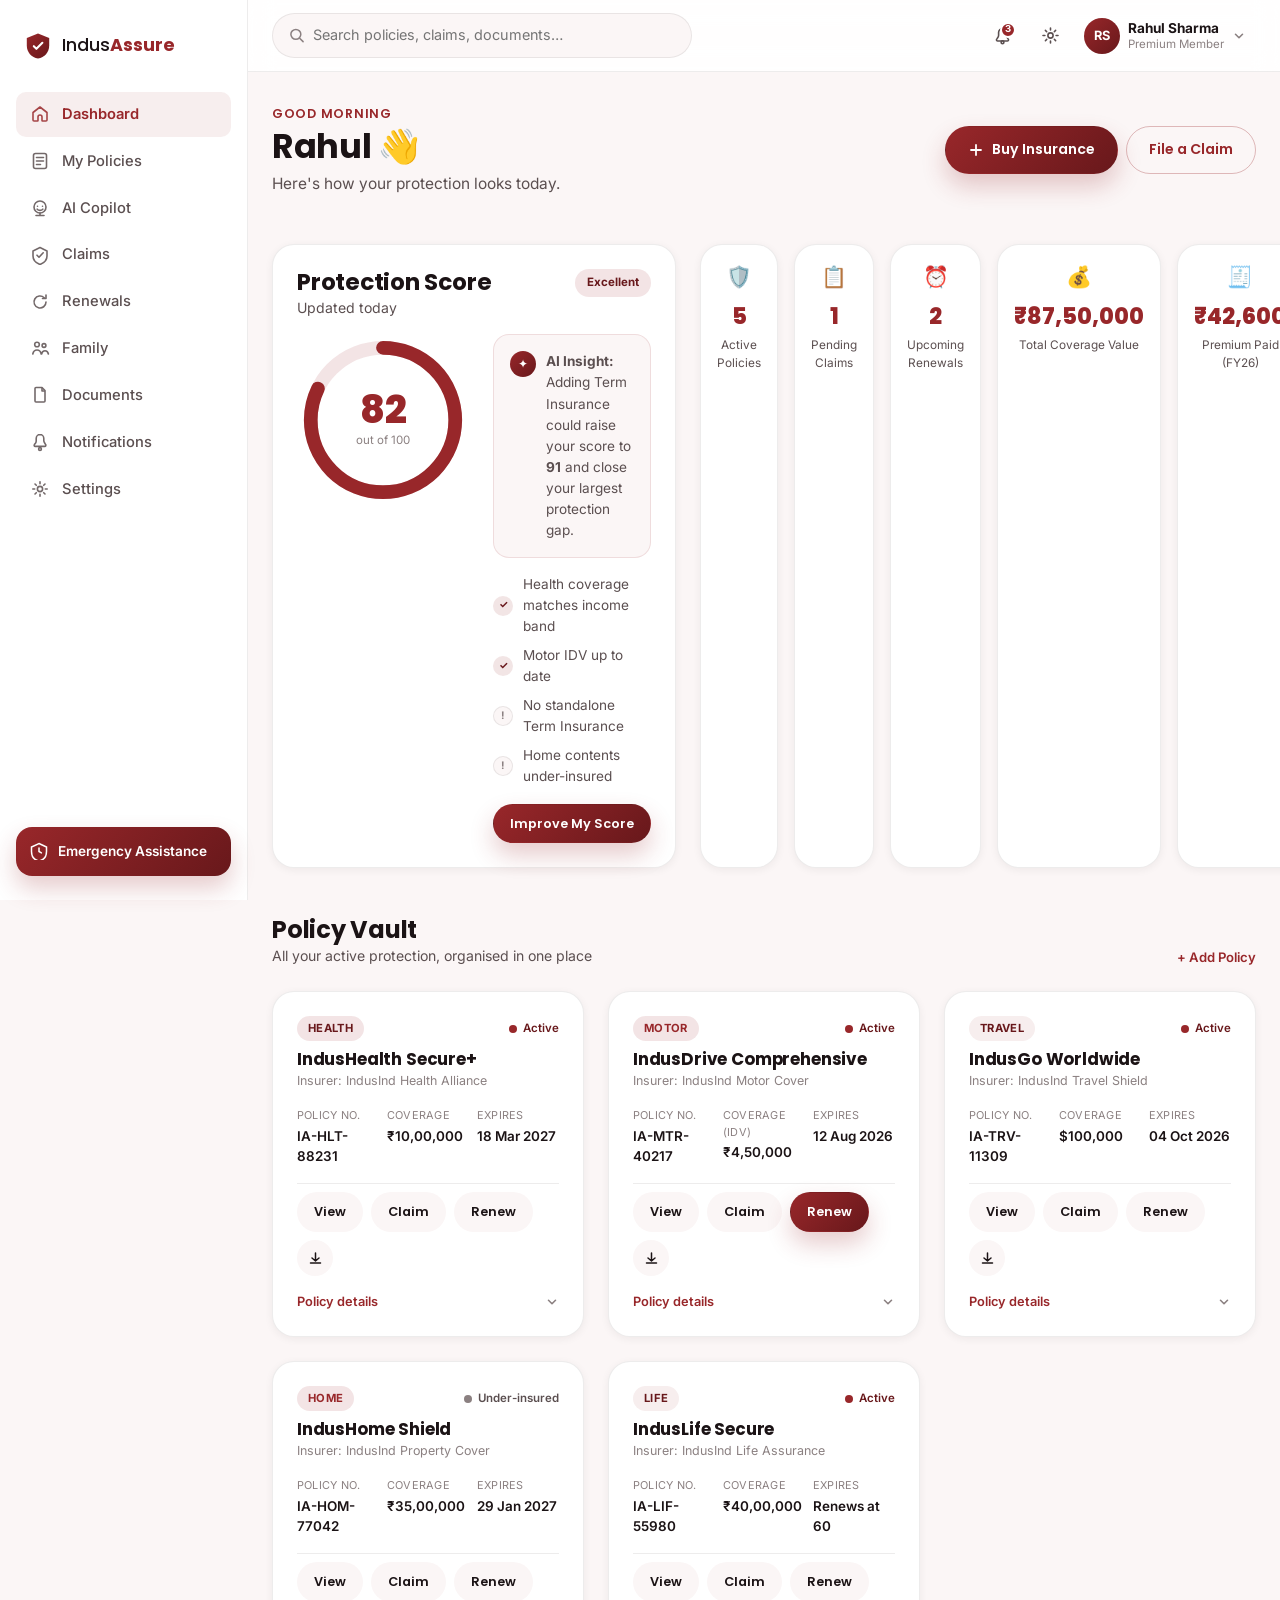
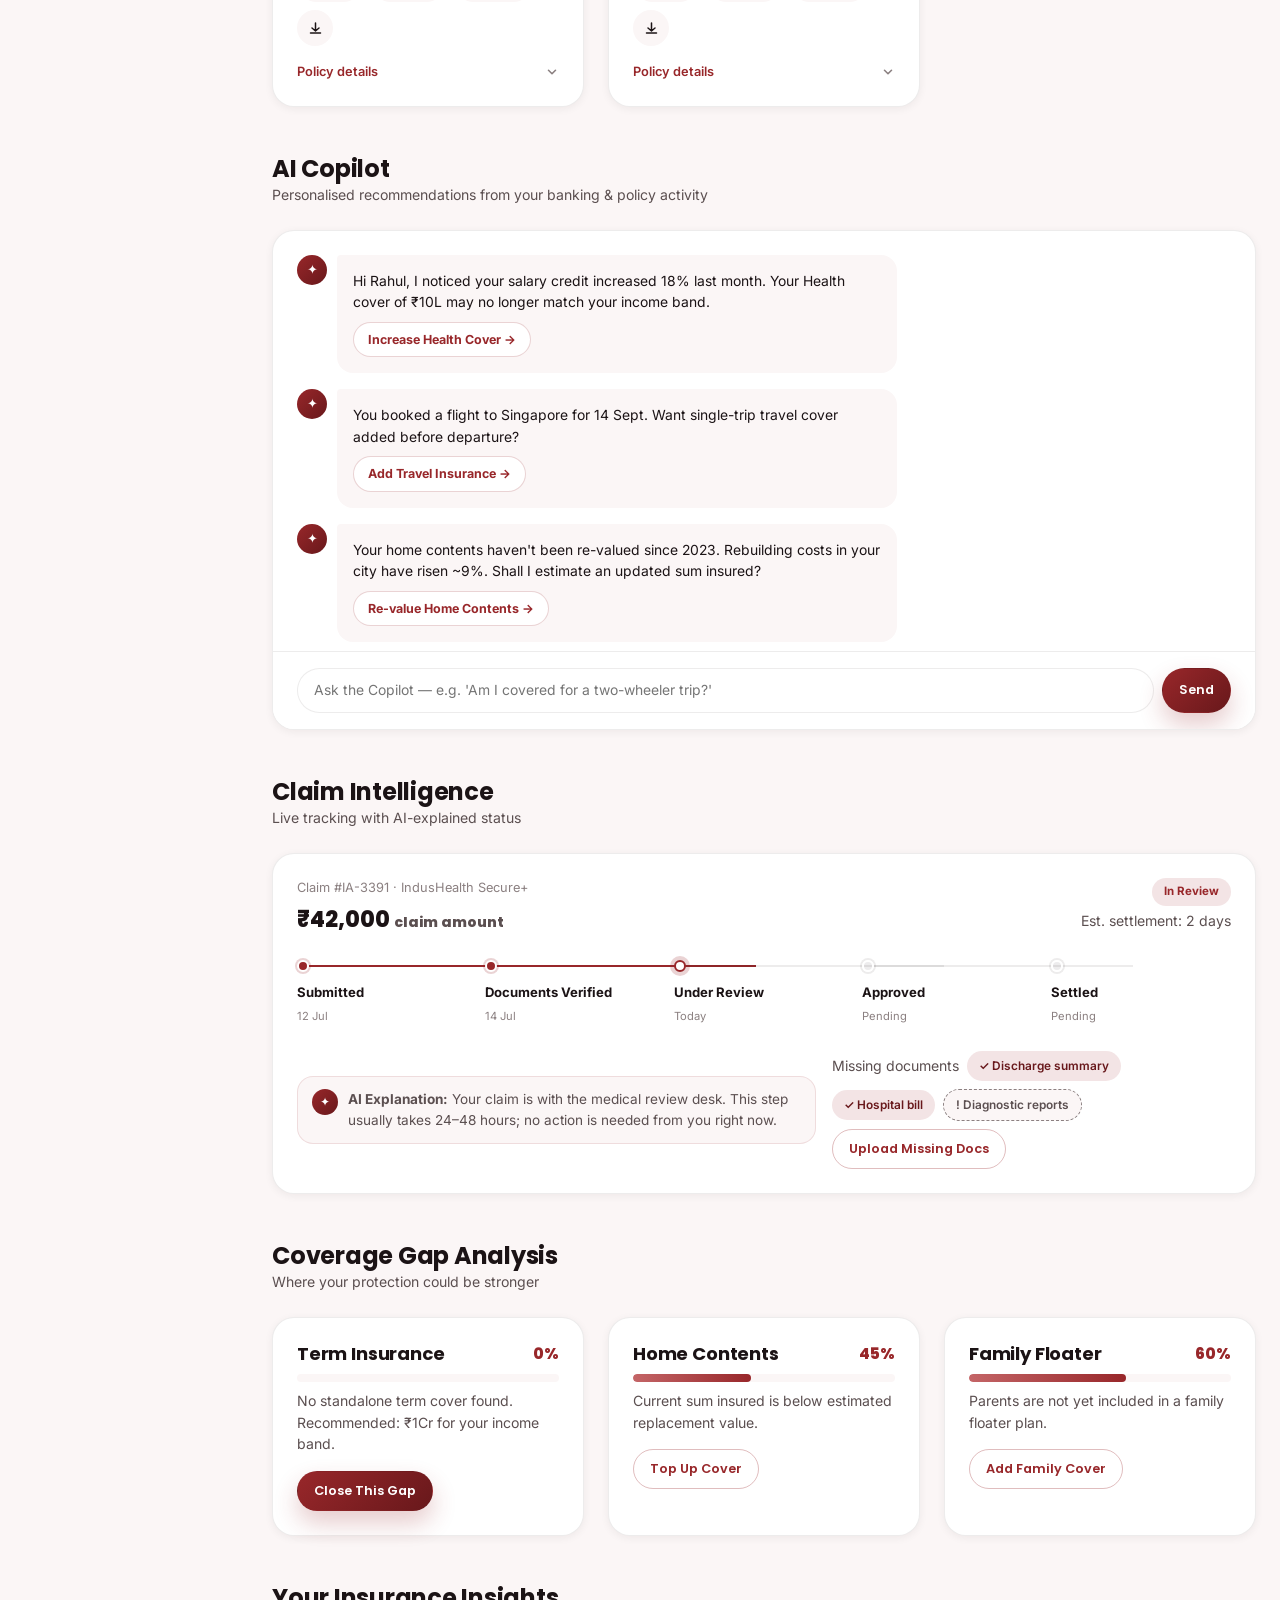
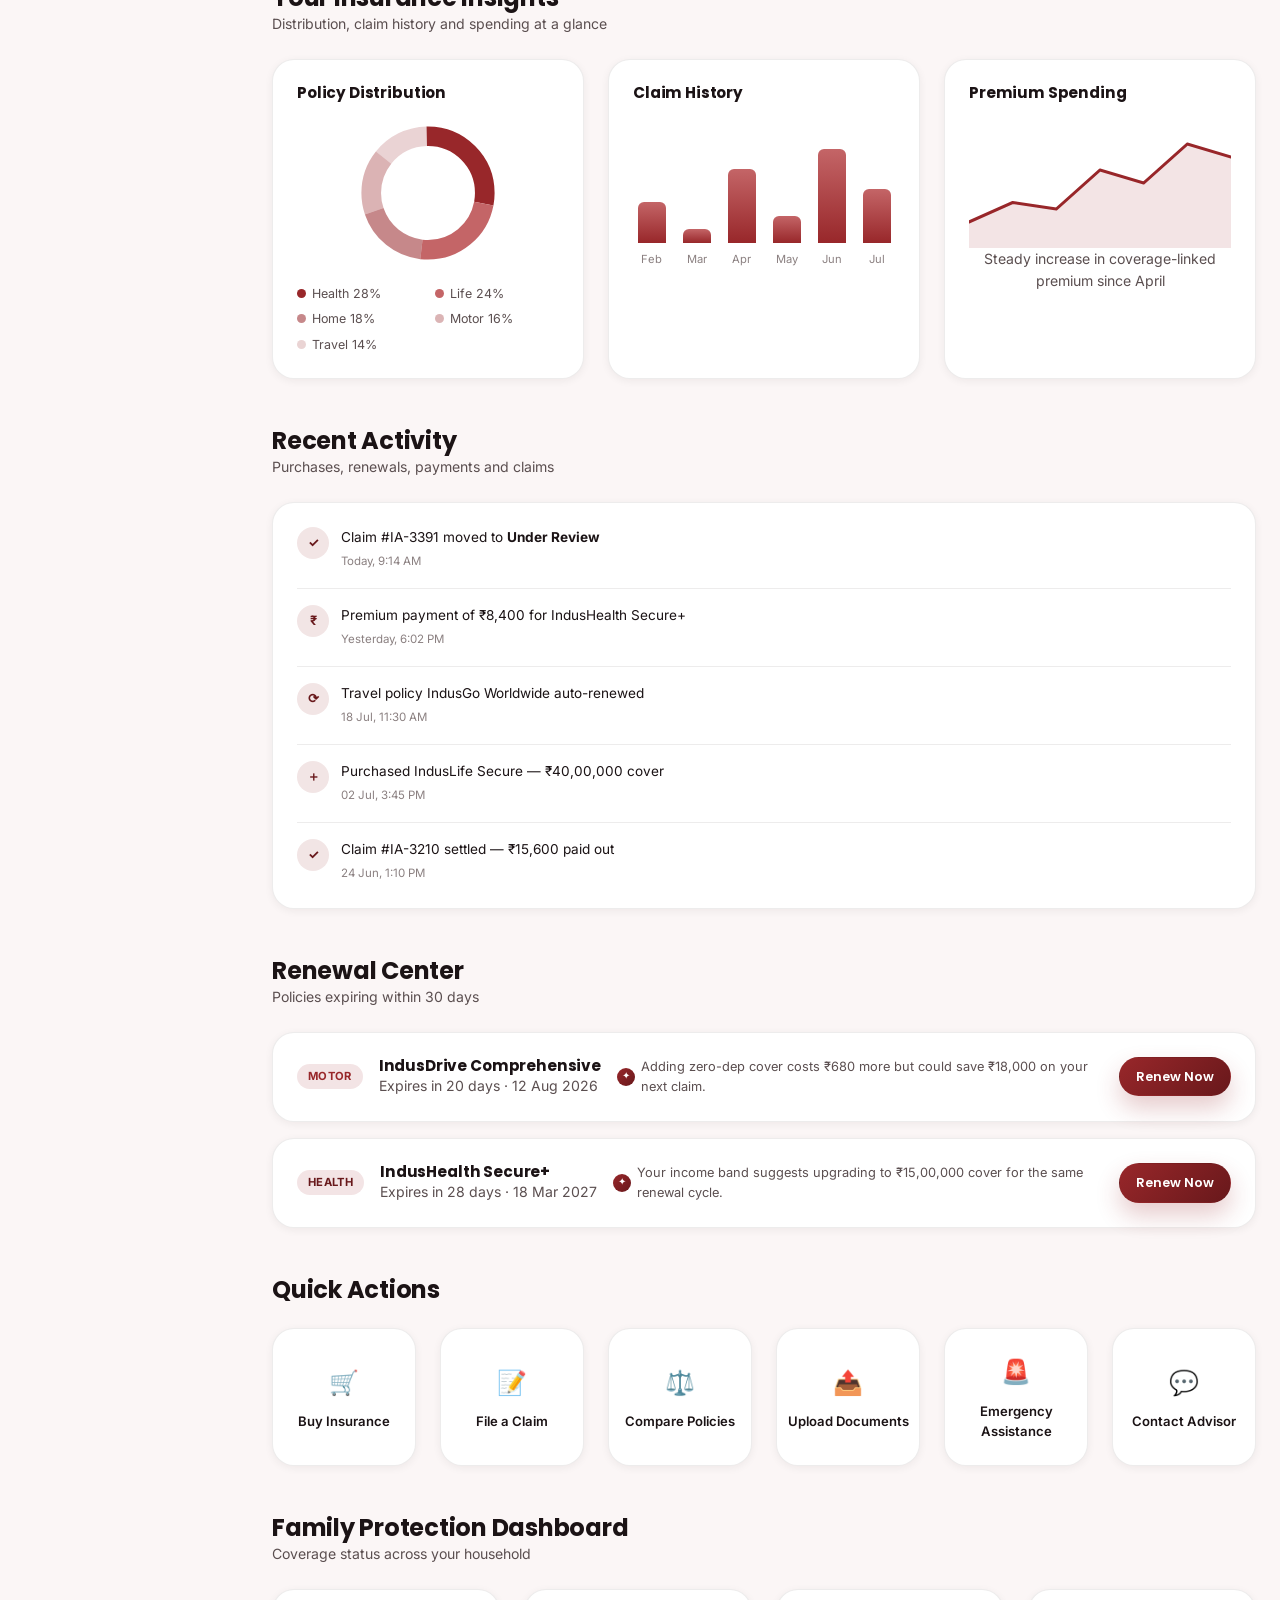
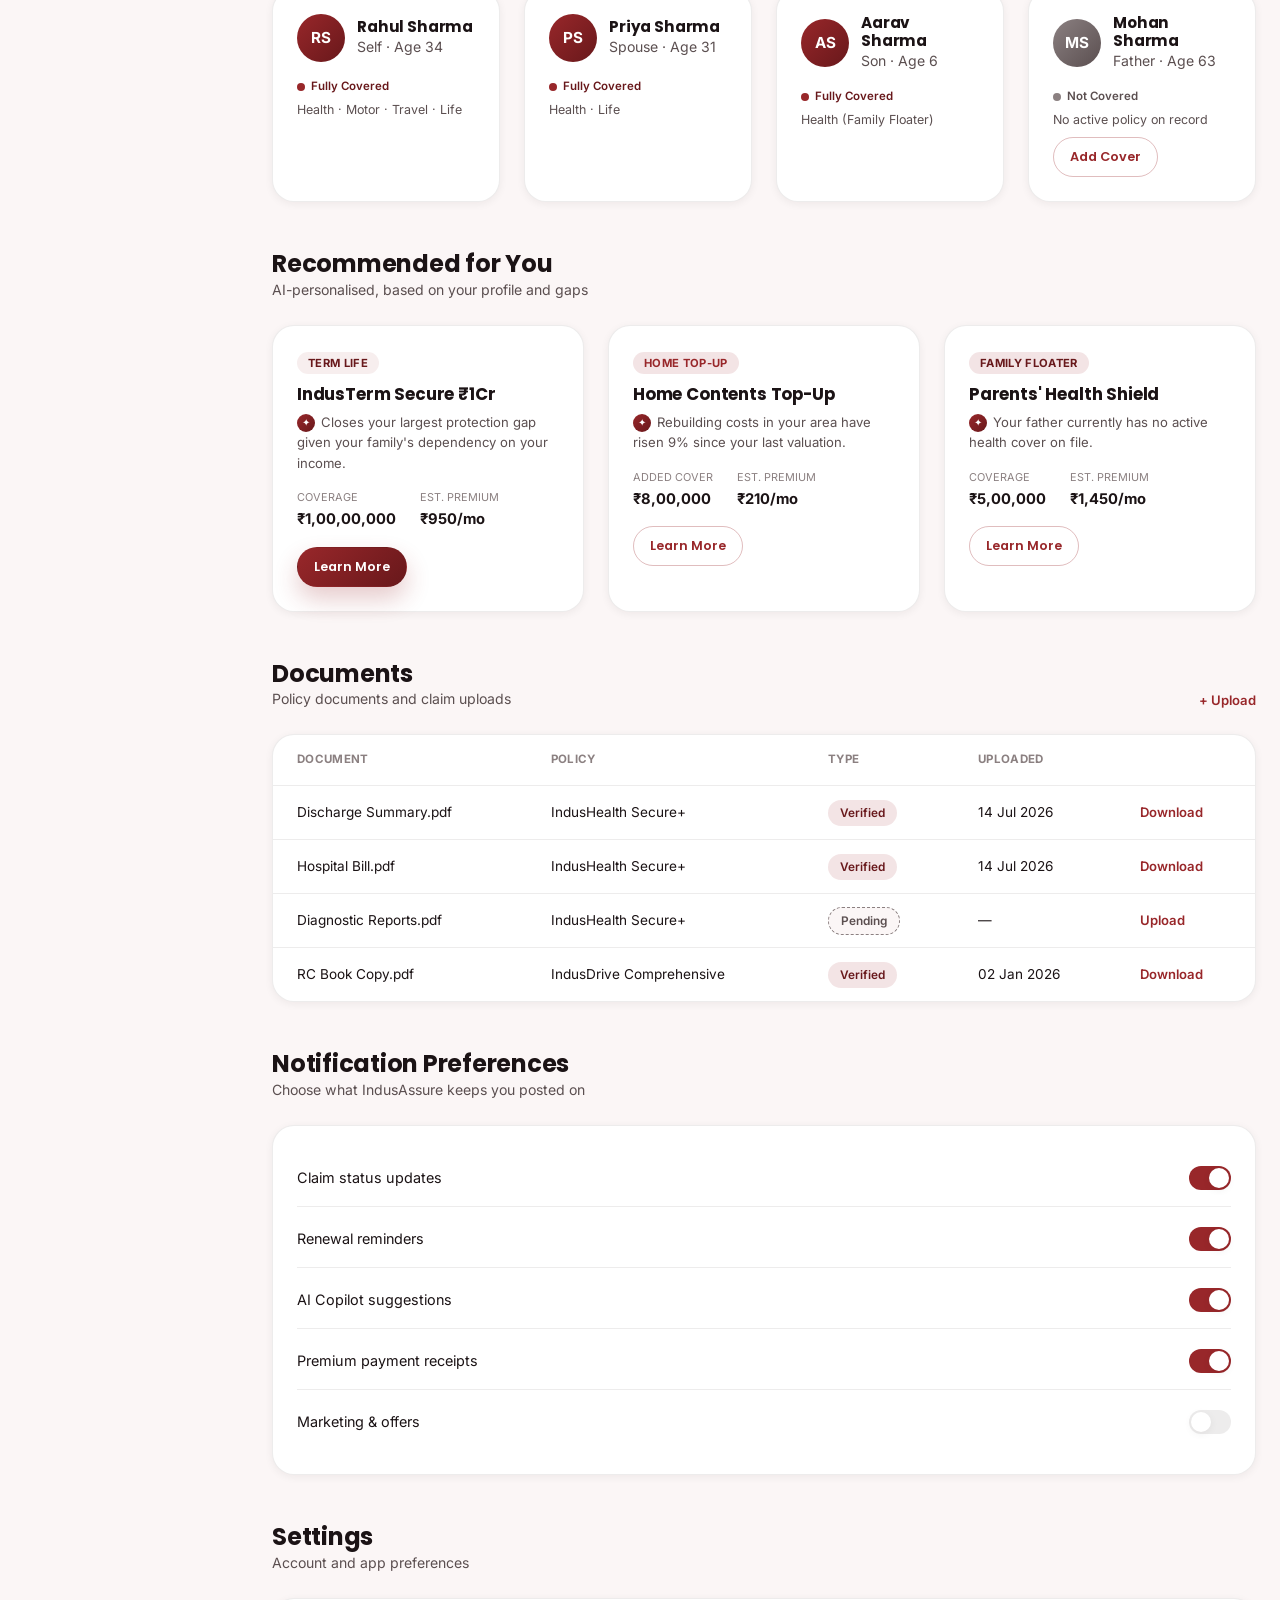
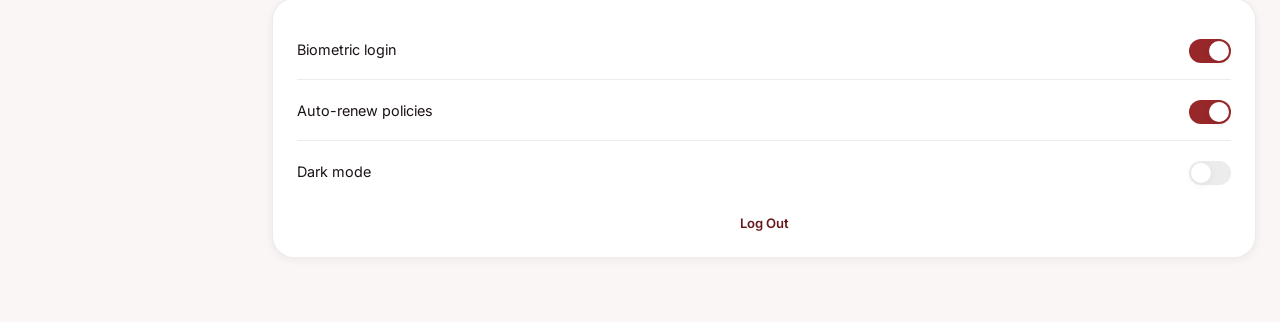
<file: Dashboard/index.html>
<!DOCTYPE html>
<html lang="en">
<head>
<meta charset="UTF-8">
<meta name="viewport" content="width=device-width, initial-scale=1.0">
<title>IndusAssure — Insurance Dashboard</title>
<meta name="description" content="IndusAssure super-app dashboard — your policies, claims, and protection score in one intelligent view.">
<link rel="preconnect" href="https://fonts.googleapis.com">
<link rel="preconnect" href="https://fonts.gstatic.com" crossorigin>
<link href="https://fonts.googleapis.com/css2?family=Poppins:wght@500;600;700;800&family=Inter:wght@400;500;600;700&display=swap" rel="stylesheet">
<link rel="stylesheet" href="style.css">
</head>
<body>

<a class="skip-link" href="#main">Skip to content</a>

<div class="app-shell" id="appShell">

  <!-- ============ SIDEBAR (desktop) ============ -->
  <aside class="sidebar" id="sidebar" aria-label="Primary navigation">
    <a href="../index.html" class="side-logo">
      <span class="logo-mark" aria-hidden="true">
        <svg width="28" height="28" viewBox="0 0 30 30" fill="none">
          <path d="M15 1.5 27 6.5V14.5C27 21.8 22 27.2 15 28.5 8 27.2 3 21.8 3 14.5V6.5L15 1.5Z" fill="url(#navShield)"/>
          <path d="M10.5 15.2 13.3 18 19.7 11.5" stroke="#fff" stroke-width="2.2" stroke-linecap="round" stroke-linejoin="round"/>
          <defs>
            <linearGradient id="navShield" x1="3" y1="1.5" x2="27" y2="28.5" gradientUnits="userSpaceOnUse">
              <stop stop-color="rgb(152,39,42)"/>
              <stop offset="1" stop-color="rgb(104,24,27)"/>
            </linearGradient>
          </defs>
        </svg>
      </span>
      <span class="side-logo-text">Indus<strong>Assure</strong></span>
    </a>

    <nav class="side-nav" aria-label="Sections">
      <a href="#dashboard" class="side-link is-active" data-nav="dashboard">
        <svg width="20" height="20" viewBox="0 0 20 20" fill="none"><path d="M3 8.5 10 3l7 5.5V16a1 1 0 0 1-1 1h-3.5a.5.5 0 0 1-.5-.5V13a2 2 0 0 0-4 0v3.5a.5.5 0 0 1-.5.5H4a1 1 0 0 1-1-1V8.5Z" stroke="currentColor" stroke-width="1.6" stroke-linejoin="round"/></svg>
        <span>Dashboard</span>
      </a>
      <a href="#policies" class="side-link" data-nav="policies">
        <svg width="20" height="20" viewBox="0 0 20 20" fill="none"><rect x="3.5" y="2.5" width="13" height="15" rx="2" stroke="currentColor" stroke-width="1.6"/><path d="M6.5 6.5h7M6.5 10h7M6.5 13.5h4" stroke="currentColor" stroke-width="1.6" stroke-linecap="round"/></svg>
        <span>My Policies</span>
      </a>
      <a href="#copilot" class="side-link" data-nav="copilot">
        <svg width="20" height="20" viewBox="0 0 20 20" fill="none"><circle cx="10" cy="9" r="6" stroke="currentColor" stroke-width="1.6"/><path d="M7.5 8.2h.01M12.5 8.2h.01M7.2 11.2c.7.8 1.7 1.2 2.8 1.2s2.1-.4 2.8-1.2" stroke="currentColor" stroke-width="1.6" stroke-linecap="round"/><path d="M10 15v2.5M6 17.5h8" stroke="currentColor" stroke-width="1.6" stroke-linecap="round"/></svg>
        <span>AI Copilot</span>
      <a href="#claims" class="side-link" data-nav="claims">
        <svg width="20" height="20" viewBox="0 0 20 20" fill="none"><path d="M10 2.5 17 6v5c0 4.5-3 7-7 8.5-4-1.5-7-4-7-8.5V6l7-3.5Z" stroke="currentColor" stroke-width="1.6" stroke-linejoin="round"/><path d="M7 10.2 9 12.2 13.2 7.8" stroke="currentColor" stroke-width="1.6" stroke-linecap="round" stroke-linejoin="round"/></svg>
        <span>Claims</span>
      </a>
      </a>
      <a href="#renewals" class="side-link" data-nav="renewals">
        <svg width="20" height="20" viewBox="0 0 20 20" fill="none"><path d="M16 10a6 6 0 1 1-1.8-4.3" stroke="currentColor" stroke-width="1.6" stroke-linecap="round"/><path d="M16 3v3.5h-3.5" stroke="currentColor" stroke-width="1.6" stroke-linecap="round" stroke-linejoin="round"/></svg>
        <span>Renewals</span>
      </a>
      <a href="#family" class="side-link" data-nav="family">
        <svg width="20" height="20" viewBox="0 0 20 20" fill="none"><circle cx="7" cy="6.5" r="2.3" stroke="currentColor" stroke-width="1.6"/><circle cx="14" cy="7.5" r="1.9" stroke="currentColor" stroke-width="1.6"/><path d="M2.8 16c.5-2.6 2.1-4 4.2-4s3.7 1.4 4.2 4M11.6 16c.4-2 1.7-3.2 3.4-3.2s3 1.2 3.4 3.2" stroke="currentColor" stroke-width="1.6" stroke-linecap="round"/></svg>
        <span>Family</span>
      </a>
      <a href="#documents" class="side-link" data-nav="documents">
        <svg width="20" height="20" viewBox="0 0 20 20" fill="none"><path d="M6 2.5h6l3 3V16a1 1 0 0 1-1 1H6a1 1 0 0 1-1-1V3.5a1 1 0 0 1 1-1Z" stroke="currentColor" stroke-width="1.6" stroke-linejoin="round"/><path d="M12 2.5V6h3" stroke="currentColor" stroke-width="1.6" stroke-linejoin="round"/></svg>
        <span>Documents</span>
      </a>
      <a href="#notifications-section" class="side-link" data-nav="notifications-section">
        <svg width="20" height="20" viewBox="0 0 20 20" fill="none"><path d="M10 2.5c-2.2 0-3.8 1.8-3.8 4v2.6c0 .6-.2 1.3-.6 1.9L4.4 12.6a1.1 1.1 0 0 0 .9 1.8h9.4a1.1 1.1 0 0 0 .9-1.8l-1.2-2.1c-.4-.6-.6-1.3-.6-1.9V6.5c0-2.2-1.6-4-3.8-4Z" stroke="currentColor" stroke-width="1.6"/><circle cx="10" cy="17" r="1.4" stroke="currentColor" stroke-width="1.6"/></svg>
        <span>Notifications</span>
      </a>
      <a href="#settings-section" class="side-link" data-nav="settings-section">
        <svg width="20" height="20" viewBox="0 0 20 20" fill="none"><circle cx="10" cy="10" r="2.6" stroke="currentColor" stroke-width="1.6"/><path d="M10 2.8v1.9M10 15.3v1.9M17.2 10h-1.9M4.7 10H2.8M15 5l-1.3 1.3M6.3 13.7 5 15M15 15l-1.3-1.3M6.3 6.3 5 5" stroke="currentColor" stroke-width="1.6" stroke-linecap="round"/></svg>
        <span>Settings</span>
      </a>
    </nav>

    <div class="side-support">
      <button class="support-card" id="emergencyBtn">
        <svg width="18" height="18" viewBox="0 0 18 18" fill="none"><path d="M9 1.5 16.5 5v4.5c0 5-3 8.5-7.5 9.5-4.5-1-7.5-4.5-7.5-9.5V5L9 1.5Z" stroke="#fff" stroke-width="1.5"/><path d="M9 6v3.5l2.4 1.4" stroke="#fff" stroke-width="1.5" stroke-linecap="round"/></svg>
        <span>Emergency Assistance</span>
      </button>
    </div>
  </aside>

  <!-- ============ MAIN ============ -->
  <div class="main-col">

    <!-- TOP NAVBAR -->
    <header class="topbar" id="topbar">
      <button class="icon-btn sidebar-toggle" id="sidebarToggle" aria-label="Toggle menu" aria-expanded="false">
        <svg width="20" height="20" viewBox="0 0 20 20" fill="none"><path d="M3 5.5h14M3 10h14M3 14.5h14" stroke="currentColor" stroke-width="1.7" stroke-linecap="round"/></svg>
      </button>

      <div class="topbar-search">
        <svg width="17" height="17" viewBox="0 0 17 17" fill="none"><circle cx="7.3" cy="7.3" r="5.3" stroke="currentColor" stroke-width="1.6"/><path d="m15 15-3.4-3.4" stroke="currentColor" stroke-width="1.6" stroke-linecap="round"/></svg>
        <input type="search" placeholder="Search policies, claims, documents…" aria-label="Search">
      </div>

      <div class="topbar-actions">
        <div class="topbar-item notif-wrap">
          <button class="icon-btn" id="notifBtn" aria-label="Notifications" aria-expanded="false">
            <svg width="19" height="19" viewBox="0 0 19 19" fill="none"><path d="M9.5 2.5c-2.2 0-3.9 1.8-3.9 4.1v2.7c0 .6-.2 1.4-.6 1.9l-1.3 1.9a1.2 1.2 0 0 0 1 1.9h9.6a1.2 1.2 0 0 0 1-1.9l-1.3-1.9c-.4-.5-.6-1.3-.6-1.9V6.6c0-2.3-1.7-4.1-3.9-4.1Z" stroke="currentColor" stroke-width="1.6"/><circle cx="9.5" cy="16.2" r="1.4" stroke="currentColor" stroke-width="1.6"/></svg>
            <span class="notif-dot">3</span>
          </button>
          <div class="notif-panel" id="notifPanel" role="menu">
            <div class="notif-panel-head"><span>Notifications</span><button class="text-link" id="markAllRead">Mark all read</button></div>
            <div class="notif-item unread">
              <span class="notif-icon renewal" aria-hidden="true">⟳</span>
              <div><p>Your Motor policy renews in 12 days</p><time>2h ago</time></div>
            </div>
            <div class="notif-item unread">
              <span class="notif-icon claim" aria-hidden="true">✓</span>
              <div><p>Claim #IA-3391 moved to Approved</p><time>6h ago</time></div>
            </div>
            <div class="notif-item unread">
              <span class="notif-icon ai" aria-hidden="true">✦</span>
              <div><p>AI Copilot found a coverage gap in Term Insurance</p><time>1d ago</time></div>
            </div>
            <div class="notif-item">
              <span class="notif-icon pay" aria-hidden="true">₹</span>
              <div><p>Premium of ₹8,400 debited for Health policy</p><time>3d ago</time></div>
            </div>
          </div>
        </div>

        <button class="icon-btn topbar-item" id="settingsBtn" aria-label="Settings menu">
          <svg width="19" height="19" viewBox="0 0 19 19" fill="none"><circle cx="9.5" cy="9.5" r="2.6" stroke="currentColor" stroke-width="1.6"/><path d="M9.5 2v1.9M9.5 15.1V17M17 9.5h-1.9M3.9 9.5H2M14.6 4.4l-1.3 1.3M5.7 13.4l-1.3 1.3M14.6 14.6l-1.3-1.3M5.7 5.7 4.4 4.4" stroke="currentColor" stroke-width="1.6" stroke-linecap="round"/></svg>
        </button>

        <button class="topbar-profile" id="profileBtn" aria-label="Account menu" aria-expanded="false">
          <span class="avatar">RS</span>
          <span class="profile-meta">
            <strong>Rahul Sharma</strong>
            <small>Premium Member</small>
          </span>
          <svg width="14" height="14" viewBox="0 0 14 14" fill="none" class="chev"><path d="M3.5 5.25 7 8.75l3.5-3.5" stroke="currentColor" stroke-width="1.6" stroke-linecap="round" stroke-linejoin="round"/></svg>
        </button>
      </div>
    </header>

    <!-- MAIN CONTENT -->
    <main id="main">
      <div class="page container" id="dashboard">

        <!-- ===== GREETING + PROTECTION SCORE ===== -->
        <section class="greet-row reveal-up" aria-label="Overview">
          <div class="greet-copy">
            <p class="greet-eyebrow">Good Morning</p>
            <h1 class="greet-name">Rahul <span aria-hidden="true">👋</span></h1>
            <p class="greet-sub">Here's how your protection looks today.</p>
          </div>
          <div class="greet-quick">
            <button class="btn btn-primary" data-modal="buyInsurance">
              <svg width="16" height="16" viewBox="0 0 16 16" fill="none"><path d="M8 3v10M3 8h10" stroke="currentColor" stroke-width="1.8" stroke-linecap="round"/></svg>
              Buy Insurance
            </button>
            <button class="btn btn-outline" data-modal="fileClaim">File a Claim</button>
          </div>
        </section>

        <section class="score-summary-grid reveal-up" style="--delay:60ms" aria-label="Protection score and summary">
          <!-- Protection Score Card -->
          <article class="card score-card">
            <div class="score-card-head">
              <div>
                <h2>Protection Score</h2>
                <p class="muted">Updated today</p>
              </div>
              <span class="badge badge-good">Excellent</span>
            </div>

            <div class="score-body">
              <div class="score-ring-wrap">
                <div class="score-ring skeleton" style="--pct:0" id="protectionRing" data-target="82">
                  <svg viewBox="0 0 100 100">
                    <circle cx="50" cy="50" r="42" class="ring-track"/>
                    <circle cx="50" cy="50" r="42" class="ring-fill" id="ringFill"/>
                  </svg>
                  <div class="ring-label">
                    <span class="ring-num" id="ringNum">0</span>
                    <span class="ring-text">out of 100</span>
                  </div>
                </div>
              </div>

              <div class="score-insights">
                <div class="ai-insight-pill">
                  <span class="ai-dot" aria-hidden="true">✦</span>
                  <p><strong>AI Insight:</strong> Adding Term Insurance could raise your score to <strong>91</strong> and close your largest protection gap.</p>
                </div>
                <ul class="score-checklist">
                  <li><span class="check ok">✓</span> Health coverage matches income band</li>
                  <li><span class="check ok">✓</span> Motor IDV up to date</li>
                  <li><span class="check warn">!</span> No standalone Term Insurance</li>
                  <li><span class="check warn">!</span> Home contents under-insured</li>
                </ul>
                <button class="btn btn-primary btn-sm" data-modal="improveScore">Improve My Score</button>
              </div>
            </div>
          </article>

          <!-- Summary strip -->
          <div class="summary-strip">
            <article class="card mini-stat">
              <span class="mini-stat-icon" aria-hidden="true">🛡️</span>
              <p class="mini-stat-num counter" data-target="5">0</p>
              <p class="mini-stat-label">Active Policies</p>
            </article>
            <article class="card mini-stat">
              <span class="mini-stat-icon" aria-hidden="true">📋</span>
              <p class="mini-stat-num counter" data-target="1">0</p>
              <p class="mini-stat-label">Pending Claims</p>
            </article>
            <article class="card mini-stat">
              <span class="mini-stat-icon" aria-hidden="true">⏰</span>
              <p class="mini-stat-num counter" data-target="2">0</p>
              <p class="mini-stat-label">Upcoming Renewals</p>
            </article>
            <article class="card mini-stat">
              <span class="mini-stat-icon" aria-hidden="true">💰</span>
              <p class="mini-stat-num counter" data-target="8750000" data-prefix="₹">₹0</p>
              <p class="mini-stat-label">Total Coverage Value</p>
            </article>
            <article class="card mini-stat">
              <span class="mini-stat-icon" aria-hidden="true">🧾</span>
              <p class="mini-stat-num counter" data-target="42600" data-prefix="₹">₹0</p>
              <p class="mini-stat-label">Premium Paid (FY26)</p>
            </article>
          </div>
        </section>

        <!-- ===== POLICY VAULT ===== -->
        <section class="section-block" id="policies" aria-label="Policy Vault">
          <div class="block-head reveal-up">
            <div>
              <h2>Policy Vault</h2>
              <p class="muted">All your active protection, organised in one place</p>
            </div>
            <button class="text-link" data-modal="buyInsurance">+ Add Policy</button>
          </div>

          <div class="policy-grid" id="policyGrid">
            <!-- Health -->
            <article class="card policy-card reveal-up">
              <div class="policy-card-top">
                <span class="policy-tag tag-health">Health</span>
                <span class="status-dot active">Active</span>
              </div>
              <h3>IndusHealth Secure+</h3>
              <p class="policy-insurer">Insurer: IndusInd Health Alliance</p>
              <dl class="policy-meta">
                <div><dt>Policy No.</dt><dd>IA-HLT-88231</dd></div>
                <div><dt>Coverage</dt><dd>₹10,00,000</dd></div>
                <div><dt>Expires</dt><dd>18 Mar 2027</dd></div>
              </dl>
              <div class="policy-actions">
                <button class="btn btn-ghost btn-sm" data-modal="viewPolicy" data-policy="IndusHealth Secure+">View</button>
                <button class="btn btn-ghost btn-sm" data-modal="fileClaim">Claim</button>
                <button class="btn btn-ghost btn-sm" data-modal="renewPolicy" data-policy="IndusHealth Secure+">Renew</button>
                <button class="btn btn-ghost btn-sm icon-only" aria-label="Download policy" data-toast="Downloading policy PDF…">
                  <svg width="15" height="15" viewBox="0 0 15 15" fill="none"><path d="M7.5 2v7.5M4 7l3.5 3 3.5-3M2.5 12h10" stroke="currentColor" stroke-width="1.5" stroke-linecap="round" stroke-linejoin="round"/></svg>
                </button>
              </div>
              <button class="policy-expand" aria-expanded="false">
                <span>Policy details</span>
                <svg width="14" height="14" viewBox="0 0 14 14" fill="none" class="chev"><path d="M3.5 5.25 7 8.75l3.5-3.5" stroke="currentColor" stroke-width="1.6" stroke-linecap="round" stroke-linejoin="round"/></svg>
              </button>
              <div class="policy-details">
                <p>Covers hospitalisation, day-care procedures, and pre/post-hospitalisation expenses for self and spouse. Includes free annual health check-up and no-claim bonus of 10% per claim-free year.</p>
              </div>
            </article>

            <!-- Motor -->
            <article class="card policy-card reveal-up" style="--delay:40ms">
              <div class="policy-card-top">
                <span class="policy-tag tag-motor">Motor</span>
                <span class="status-dot active">Active</span>
              </div>
              <h3>IndusDrive Comprehensive</h3>
              <p class="policy-insurer">Insurer: IndusInd Motor Cover</p>
              <dl class="policy-meta">
                <div><dt>Policy No.</dt><dd>IA-MTR-40217</dd></div>
                <div><dt>Coverage (IDV)</dt><dd>₹4,50,000</dd></div>
                <div><dt>Expires</dt><dd>12 Aug 2026</dd></div>
              </dl>
              <div class="policy-actions">
                <button class="btn btn-ghost btn-sm" data-modal="viewPolicy" data-policy="IndusDrive Comprehensive">View</button>
                <button class="btn btn-ghost btn-sm" data-modal="fileClaim">Claim</button>
                <button class="btn btn-primary btn-sm" data-modal="renewPolicy" data-policy="IndusDrive Comprehensive">Renew</button>
                <button class="btn btn-ghost btn-sm icon-only" aria-label="Download policy" data-toast="Downloading policy PDF…">
                  <svg width="15" height="15" viewBox="0 0 15 15" fill="none"><path d="M7.5 2v7.5M4 7l3.5 3 3.5-3M2.5 12h10" stroke="currentColor" stroke-width="1.5" stroke-linecap="round" stroke-linejoin="round"/></svg>
                </button>
              </div>
              <button class="policy-expand" aria-expanded="false">
                <span>Policy details</span>
                <svg width="14" height="14" viewBox="0 0 14 14" fill="none" class="chev"><path d="M3.5 5.25 7 8.75l3.5-3.5" stroke="currentColor" stroke-width="1.6" stroke-linecap="round" stroke-linejoin="round"/></svg>
              </button>
              <div class="policy-details">
                <p>Zero-depreciation add-on active. Covers own-damage, third-party liability, and roadside assistance up to 4 call-outs per year. Expires in 20 days — renew early to keep your no-claim bonus.</p>
              </div>
            </article>

            <!-- Travel -->
            <article class="card policy-card reveal-up" style="--delay:80ms">
              <div class="policy-card-top">
                <span class="policy-tag tag-travel">Travel</span>
                <span class="status-dot active">Active</span>
              </div>
              <h3>IndusGo Worldwide</h3>
              <p class="policy-insurer">Insurer: IndusInd Travel Shield</p>
              <dl class="policy-meta">
                <div><dt>Policy No.</dt><dd>IA-TRV-11309</dd></div>
                <div><dt>Coverage</dt><dd>$100,000</dd></div>
                <div><dt>Expires</dt><dd>04 Oct 2026</dd></div>
              </dl>
              <div class="policy-actions">
                <button class="btn btn-ghost btn-sm" data-modal="viewPolicy" data-policy="IndusGo Worldwide">View</button>
                <button class="btn btn-ghost btn-sm" data-modal="fileClaim">Claim</button>
                <button class="btn btn-ghost btn-sm" data-modal="renewPolicy" data-policy="IndusGo Worldwide">Renew</button>
                <button class="btn btn-ghost btn-sm icon-only" aria-label="Download policy" data-toast="Downloading policy PDF…">
                  <svg width="15" height="15" viewBox="0 0 15 15" fill="none"><path d="M7.5 2v7.5M4 7l3.5 3 3.5-3M2.5 12h10" stroke="currentColor" stroke-width="1.5" stroke-linecap="round" stroke-linejoin="round"/></svg>
                </button>
              </div>
              <button class="policy-expand" aria-expanded="false">
                <span>Policy details</span>
                <svg width="14" height="14" viewBox="0 0 14 14" fill="none" class="chev"><path d="M3.5 5.25 7 8.75l3.5-3.5" stroke="currentColor" stroke-width="1.6" stroke-linecap="round" stroke-linejoin="round"/></svg>
              </button>
              <div class="policy-details">
                <p>Single-trip cover for your upcoming international travel. Includes trip cancellation, baggage loss, and emergency medical evacuation up to $100,000.</p>
              </div>
            </article>

            <!-- Home -->
            <article class="card policy-card reveal-up" style="--delay:120ms">
              <div class="policy-card-top">
                <span class="policy-tag tag-home">Home</span>
                <span class="status-dot warn">Under-insured</span>
              </div>
              <h3>IndusHome Shield</h3>
              <p class="policy-insurer">Insurer: IndusInd Property Cover</p>
              <dl class="policy-meta">
                <div><dt>Policy No.</dt><dd>IA-HOM-77042</dd></div>
                <div><dt>Coverage</dt><dd>₹35,00,000</dd></div>
                <div><dt>Expires</dt><dd>29 Jan 2027</dd></div>
              </dl>
              <div class="policy-actions">
                <button class="btn btn-ghost btn-sm" data-modal="viewPolicy" data-policy="IndusHome Shield">View</button>
                <button class="btn btn-ghost btn-sm" data-modal="fileClaim">Claim</button>
                <button class="btn btn-ghost btn-sm" data-modal="renewPolicy" data-policy="IndusHome Shield">Renew</button>
                <button class="btn btn-ghost btn-sm icon-only" aria-label="Download policy" data-toast="Downloading policy PDF…">
                  <svg width="15" height="15" viewBox="0 0 15 15" fill="none"><path d="M7.5 2v7.5M4 7l3.5 3 3.5-3M2.5 12h10" stroke="currentColor" stroke-width="1.5" stroke-linecap="round" stroke-linejoin="round"/></svg>
                </button>
              </div>
              <button class="policy-expand" aria-expanded="false">
                <span>Policy details</span>
                <svg width="14" height="14" viewBox="0 0 14 14" fill="none" class="chev"><path d="M3.5 5.25 7 8.75l3.5-3.5" stroke="currentColor" stroke-width="1.6" stroke-linecap="round" stroke-linejoin="round"/></svg>
              </button>
              <div class="policy-details">
                <p>Structure cover for your registered residence. AI has flagged that your contents coverage has not been updated in 3 years and may be below replacement value.</p>
              </div>
            </article>

            <!-- Life -->
            <article class="card policy-card reveal-up" style="--delay:160ms">
              <div class="policy-card-top">
                <span class="policy-tag tag-life">Life</span>
                <span class="status-dot active">Active</span>
              </div>
              <h3>IndusLife Secure</h3>
              <p class="policy-insurer">Insurer: IndusInd Life Assurance</p>
              <dl class="policy-meta">
                <div><dt>Policy No.</dt><dd>IA-LIF-55980</dd></div>
                <div><dt>Coverage</dt><dd>₹40,00,000</dd></div>
                <div><dt>Expires</dt><dd>Renews at 60</dd></div>
              </dl>
              <div class="policy-actions">
                <button class="btn btn-ghost btn-sm" data-modal="viewPolicy" data-policy="IndusLife Secure">View</button>
                <button class="btn btn-ghost btn-sm" data-modal="fileClaim">Claim</button>
                <button class="btn btn-ghost btn-sm" data-modal="renewPolicy" data-policy="IndusLife Secure">Renew</button>
                <button class="btn btn-ghost btn-sm icon-only" aria-label="Download policy" data-toast="Downloading policy PDF…">
                  <svg width="15" height="15" viewBox="0 0 15 15" fill="none"><path d="M7.5 2v7.5M4 7l3.5 3 3.5-3M2.5 12h10" stroke="currentColor" stroke-width="1.5" stroke-linecap="round" stroke-linejoin="round"/></svg>
                </button>
              </div>
              <button class="policy-expand" aria-expanded="false">
                <span>Policy details</span>
                <svg width="14" height="14" viewBox="0 0 14 14" fill="none" class="chev"><path d="M3.5 5.25 7 8.75l3.5-3.5" stroke="currentColor" stroke-width="1.6" stroke-linecap="round" stroke-linejoin="round"/></svg>
              </button>
              <div class="policy-details">
                <p>Whole-life cover with accidental death benefit rider. Nominee details verified. Premium paid via auto-debit each March.</p>
              </div>
            </article>
          </div>
        </section>

        <!-- ===== AI COPILOT ===== -->
        <section class="section-block" id="copilot" aria-label="AI Protection Copilot">
          <div class="block-head reveal-up">
            <div>
              <h2>AI Copilot</h2>
              <p class="muted">Personalised recommendations from your banking &amp; policy activity</p>
            </div>
          </div>

          <div class="card copilot-card reveal-up">
            <div class="copilot-chat" id="copilotChat">
              <div class="chat-msg bot">
                <span class="chat-avatar" aria-hidden="true">✦</span>
                <div class="chat-bubble">
                  <p>Hi Rahul, I noticed your salary credit increased 18% last month. Your Health cover of ₹10L may no longer match your income band.</p>
                  <button class="chip-btn" data-toast="Opening Health top-up options…">Increase Health Cover →</button>
                </div>
              </div>
              <div class="chat-msg bot">
                <span class="chat-avatar" aria-hidden="true">✦</span>
                <div class="chat-bubble">
                  <p>You booked a flight to Singapore for 14 Sept. Want single-trip travel cover added before departure?</p>
                  <button class="chip-btn" data-toast="Fetching travel insurance quotes…">Add Travel Insurance →</button>
                </div>
              </div>
              <div class="chat-msg bot">
                <span class="chat-avatar" aria-hidden="true">✦</span>
                <div class="chat-bubble">
                  <p>Your home contents haven't been re-valued since 2023. Rebuilding costs in your city have risen ~9%. Shall I estimate an updated sum insured?</p>
                  <button class="chip-btn" data-toast="Running a fresh valuation…">Re-value Home Contents →</button>
                </div>
              </div>
            </div>
            <form class="copilot-input" id="copilotForm">
              <input type="text" id="copilotInput" placeholder="Ask the Copilot — e.g. 'Am I covered for a two-wheeler trip?'" aria-label="Message AI Copilot">
              <button type="submit" class="btn btn-primary btn-sm">Send</button>
            </form>
          </div>
        </section>

        <!-- ===== CLAIM INTELLIGENCE ===== -->
        <section class="section-block" id="claims" aria-label="Claim Intelligence">
          <div class="block-head reveal-up">
            <div>
              <h2>Claim Intelligence</h2>
              <p class="muted">Live tracking with AI-explained status</p>
            </div>
          </div>

          <div class="card claim-card reveal-up">
            <div class="claim-card-head">
              <div>
                <p class="claim-id">Claim #IA-3391 · IndusHealth Secure+</p>
                <p class="claim-amount">₹42,000 <span class="muted">claim amount</span></p>
              </div>
              <div class="claim-eta">
                <span class="badge badge-progress">In Review</span>
                <p class="muted">Est. settlement: 2 days</p>
              </div>
            </div>

            <ol class="claim-timeline">
              <li class="done"><span class="tl-dot"></span><div><strong>Submitted</strong><time>12 Jul</time></div></li>
              <li class="done"><span class="tl-dot"></span><div><strong>Documents Verified</strong><time>14 Jul</time></div></li>
              <li class="active"><span class="tl-dot"></span><div><strong>Under Review</strong><time>Today</time></div></li>
              <li><span class="tl-dot"></span><div><strong>Approved</strong><time>Pending</time></div></li>
              <li><span class="tl-dot"></span><div><strong>Settled</strong><time>Pending</time></div></li>
            </ol>

            <div class="claim-footer">
              <div class="ai-insight-pill compact">
                <span class="ai-dot" aria-hidden="true">✦</span>
                <p><strong>AI Explanation:</strong> Your claim is with the medical review desk. This step usually takes 24–48 hours; no action is needed from you right now.</p>
              </div>
              <div class="claim-docs">
                <p class="muted">Missing documents</p>
                <span class="doc-chip ok">✓ Discharge summary</span>
                <span class="doc-chip ok">✓ Hospital bill</span>
                <span class="doc-chip missing">! Diagnostic reports</span>
                <button class="btn btn-outline btn-sm" data-modal="uploadDocs">Upload Missing Docs</button>
              </div>
            </div>
          </div>
        </section>

        <!-- ===== COVERAGE GAP ANALYSIS ===== -->
        <section class="section-block" aria-label="Coverage Gap Analysis">
          <div class="block-head reveal-up">
            <div>
              <h2>Coverage Gap Analysis</h2>
              <p class="muted">Where your protection could be stronger</p>
            </div>
          </div>

          <div class="gap-grid">
            <article class="card gap-card reveal-up">
              <div class="gap-card-top">
                <h3>Term Insurance</h3>
                <span class="gap-pct">0%</span>
              </div>
              <div class="progress-track"><div class="progress-fill" data-target="0"></div></div>
              <p class="muted">No standalone term cover found. Recommended: ₹1Cr for your income band.</p>
              <button class="btn btn-primary btn-sm" data-modal="closeGap" data-gap="Term Insurance">Close This Gap</button>
            </article>
            <article class="card gap-card reveal-up" style="--delay:60ms">
              <div class="gap-card-top">
                <h3>Home Contents</h3>
                <span class="gap-pct">45%</span>
              </div>
              <div class="progress-track"><div class="progress-fill" data-target="45"></div></div>
              <p class="muted">Current sum insured is below estimated replacement value.</p>
              <button class="btn btn-outline btn-sm" data-modal="closeGap" data-gap="Home Contents">Top Up Cover</button>
            </article>
            <article class="card gap-card reveal-up" style="--delay:120ms">
              <div class="gap-card-top">
                <h3>Family Floater</h3>
                <span class="gap-pct">60%</span>
              </div>
              <div class="progress-track"><div class="progress-fill" data-target="60"></div></div>
              <p class="muted">Parents are not yet included in a family floater plan.</p>
              <button class="btn btn-outline btn-sm" data-modal="closeGap" data-gap="Family Floater">Add Family Cover</button>
            </article>
          </div>
        </section>

        <!-- ===== CHARTS ===== -->
        <section class="section-block" aria-label="Insights">
          <div class="block-head reveal-up">
            <div>
              <h2>Your Insurance Insights</h2>
              <p class="muted">Distribution, claim history and spending at a glance</p>
            </div>
          </div>

          <div class="charts-grid">
            <article class="card chart-card reveal-up">
              <h3>Policy Distribution</h3>
              <div class="donut-wrap">
                <svg viewBox="0 0 42 42" class="donut" role="img" aria-label="Policy distribution donut chart">
                  <circle class="donut-seg" cx="21" cy="21" r="15.9" stroke-dasharray="28 72" stroke-dashoffset="25" pathLength="100"/>
                  <circle class="donut-seg s2" cx="21" cy="21" r="15.9" stroke-dasharray="24 76" stroke-dashoffset="-3" pathLength="100"/>
                  <circle class="donut-seg s3" cx="21" cy="21" r="15.9" stroke-dasharray="18 82" stroke-dashoffset="-27" pathLength="100"/>
                  <circle class="donut-seg s4" cx="21" cy="21" r="15.9" stroke-dasharray="16 84" stroke-dashoffset="-45" pathLength="100"/>
                  <circle class="donut-seg s5" cx="21" cy="21" r="15.9" stroke-dasharray="14 86" stroke-dashoffset="-61" pathLength="100"/>
                </svg>
                <div class="donut-legend">
                  <span><i class="dot d1"></i>Health 28%</span>
                  <span><i class="dot d2"></i>Life 24%</span>
                  <span><i class="dot d3"></i>Home 18%</span>
                  <span><i class="dot d4"></i>Motor 16%</span>
                  <span><i class="dot d5"></i>Travel 14%</span>
                </div>
              </div>
            </article>

            <article class="card chart-card reveal-up" style="--delay:60ms">
              <h3>Claim History</h3>
              <div class="bar-chart" role="img" aria-label="Claims per month bar chart">
                <div class="bar-col"><div class="bar" style="--h:30%"></div><span>Feb</span></div>
                <div class="bar-col"><div class="bar" style="--h:10%"></div><span>Mar</span></div>
                <div class="bar-col"><div class="bar" style="--h:55%"></div><span>Apr</span></div>
                <div class="bar-col"><div class="bar" style="--h:20%"></div><span>May</span></div>
                <div class="bar-col"><div class="bar" style="--h:70%"></div><span>Jun</span></div>
                <div class="bar-col"><div class="bar" style="--h:40%"></div><span>Jul</span></div>
              </div>
            </article>

            <article class="card chart-card reveal-up" style="--delay:120ms">
              <h3>Premium Spending</h3>
              <svg class="line-chart" viewBox="0 0 240 100" preserveAspectRatio="none" role="img" aria-label="Premium spend over the year line chart">
                <polyline points="0,80 40,65 80,70 120,40 160,50 200,20 240,30" />
                <polygon points="0,80 40,65 80,70 120,40 160,50 200,20 240,30 240,100 0,100" class="line-fill"/>
              </svg>
              <p class="muted center-text">Steady increase in coverage-linked premium since April</p>
            </article>
          </div>
        </section>

        <!-- ===== RECENT ACTIVITY ===== -->
        <section class="section-block" aria-label="Recent Activity">
          <div class="block-head reveal-up">
            <div>
              <h2>Recent Activity</h2>
              <p class="muted">Purchases, renewals, payments and claims</p>
            </div>
          </div>

          <div class="card activity-card reveal-up">
            <ul class="activity-list">
              <li><span class="act-icon claim">✓</span><div><p>Claim #IA-3391 moved to <strong>Under Review</strong></p><time>Today, 9:14 AM</time></div></li>
              <li><span class="act-icon pay">₹</span><div><p>Premium payment of ₹8,400 for IndusHealth Secure+</p><time>Yesterday, 6:02 PM</time></div></li>
              <li><span class="act-icon renew">⟳</span><div><p>Travel policy IndusGo Worldwide auto-renewed</p><time>18 Jul, 11:30 AM</time></div></li>
              <li><span class="act-icon buy">＋</span><div><p>Purchased IndusLife Secure — ₹40,00,000 cover</p><time>02 Jul, 3:45 PM</time></div></li>
              <li><span class="act-icon claim">✓</span><div><p>Claim #IA-3210 settled — ₹15,600 paid out</p><time>24 Jun, 1:10 PM</time></div></li>
            </ul>
          </div>
        </section>

        <!-- ===== RENEWAL CENTER ===== -->
        <section class="section-block" id="renewals" aria-label="Renewal Center">
          <div class="block-head reveal-up">
            <div>
              <h2>Renewal Center</h2>
              <p class="muted">Policies expiring within 30 days</p>
            </div>
          </div>

          <div class="renewal-list">
            <article class="card renewal-item reveal-up">
              <div class="renewal-info">
                <span class="policy-tag tag-motor">Motor</span>
                <div>
                  <h3>IndusDrive Comprehensive</h3>
                  <p class="muted">Expires in 20 days · 12 Aug 2026</p>
                </div>
              </div>
              <div class="renewal-ai">
                <span class="ai-dot small" aria-hidden="true">✦</span>
                <p>Adding zero-dep cover costs ₹680 more but could save ₹18,000 on your next claim.</p>
              </div>
              <button class="btn btn-primary btn-sm" data-modal="renewPolicy" data-policy="IndusDrive Comprehensive">Renew Now</button>
            </article>

            <article class="card renewal-item reveal-up" style="--delay:60ms">
              <div class="renewal-info">
                <span class="policy-tag tag-health">Health</span>
                <div>
                  <h3>IndusHealth Secure+</h3>
                  <p class="muted">Expires in 28 days · 18 Mar 2027</p>
                </div>
              </div>
              <div class="renewal-ai">
                <span class="ai-dot small" aria-hidden="true">✦</span>
                <p>Your income band suggests upgrading to ₹15,00,000 cover for the same renewal cycle.</p>
              </div>
              <button class="btn btn-primary btn-sm" data-modal="renewPolicy" data-policy="IndusHealth Secure+">Renew Now</button>
            </article>
          </div>
        </section>

        <!-- ===== QUICK ACTIONS ===== -->
        <section class="section-block" aria-label="Quick Actions">
          <div class="block-head reveal-up">
            <div><h2>Quick Actions</h2></div>
          </div>
          <div class="quick-actions-grid">
            <button class="card quick-action reveal-up" data-modal="buyInsurance">
              <span class="qa-icon" aria-hidden="true">🛒</span><span>Buy Insurance</span>
            </button>
            <button class="card quick-action reveal-up" style="--delay:40ms" data-modal="fileClaim">
              <span class="qa-icon" aria-hidden="true">📝</span><span>File a Claim</span>
            </button>
            <button class="card quick-action reveal-up" style="--delay:80ms" data-modal="comparePolicies">
              <span class="qa-icon" aria-hidden="true">⚖️</span><span>Compare Policies</span>
            </button>
            <button class="card quick-action reveal-up" style="--delay:120ms" data-modal="uploadDocs">
              <span class="qa-icon" aria-hidden="true">📤</span><span>Upload Documents</span>
            </button>
            <button class="card quick-action reveal-up" style="--delay:160ms" id="emergencyBtn2">
              <span class="qa-icon" aria-hidden="true">🚨</span><span>Emergency Assistance</span>
            </button>
            <button class="card quick-action reveal-up" style="--delay:200ms" data-modal="contactAdvisor">
              <span class="qa-icon" aria-hidden="true">💬</span><span>Contact Advisor</span>
            </button>
          </div>
        </section>

        <!-- ===== FAMILY PROTECTION ===== -->
        <section class="section-block" id="family" aria-label="Family Protection Dashboard">
          <div class="block-head reveal-up">
            <div>
              <h2>Family Protection Dashboard</h2>
              <p class="muted">Coverage status across your household</p>
            </div>
          </div>

          <div class="family-grid">
            <article class="card family-card reveal-up">
              <div class="family-top">
                <span class="avatar lg">RS</span>
                <div><h3>Rahul Sharma</h3><p class="muted">Self · Age 34</p></div>
              </div>
              <div class="family-coverage">
                <span class="status-dot active">Fully Covered</span>
                <p>Health · Motor · Travel · Life</p>
              </div>
            </article>
            <article class="card family-card reveal-up" style="--delay:40ms">
              <div class="family-top">
                <span class="avatar lg">PS</span>
                <div><h3>Priya Sharma</h3><p class="muted">Spouse · Age 31</p></div>
              </div>
              <div class="family-coverage">
                <span class="status-dot active">Fully Covered</span>
                <p>Health · Life</p>
              </div>
            </article>
            <article class="card family-card reveal-up" style="--delay:80ms">
              <div class="family-top">
                <span class="avatar lg">AS</span>
                <div><h3>Aarav Sharma</h3><p class="muted">Son · Age 6</p></div>
              </div>
              <div class="family-coverage">
                <span class="status-dot active">Fully Covered</span>
                <p>Health (Family Floater)</p>
              </div>
            </article>
            <article class="card family-card reveal-up" style="--delay:120ms">
              <div class="family-top">
                <span class="avatar lg warn">MS</span>
                <div><h3>Mohan Sharma</h3><p class="muted">Father · Age 63</p></div>
              </div>
              <div class="family-coverage">
                <span class="status-dot warn">Not Covered</span>
                <p>No active policy on record</p>
              </div>
              <button class="btn btn-outline btn-sm" data-modal="closeGap" data-gap="Mohan's Health Cover">Add Cover</button>
            </article>
          </div>
        </section>

        <!-- ===== RECOMMENDED POLICIES ===== -->
        <section class="section-block" aria-label="Recommended Policies">
          <div class="block-head reveal-up">
            <div>
              <h2>Recommended for You</h2>
              <p class="muted">AI-personalised, based on your profile and gaps</p>
            </div>
          </div>

          <div class="reco-grid">
            <article class="card reco-card reveal-up">
              <span class="policy-tag tag-life">Term Life</span>
              <h3>IndusTerm Secure ₹1Cr</h3>
              <p class="reco-reason"><span class="ai-dot small" aria-hidden="true">✦</span>Closes your largest protection gap given your family's dependency on your income.</p>
              <div class="reco-figures">
                <div><dt>Coverage</dt><dd>₹1,00,00,000</dd></div>
                <div><dt>Est. Premium</dt><dd>₹950/mo</dd></div>
              </div>
              <button class="btn btn-primary btn-sm" data-modal="viewPolicy" data-policy="IndusTerm Secure ₹1Cr">Learn More</button>
            </article>
            <article class="card reco-card reveal-up" style="--delay:60ms">
              <span class="policy-tag tag-home">Home Top-up</span>
              <h3>Home Contents Top-Up</h3>
              <p class="reco-reason"><span class="ai-dot small" aria-hidden="true">✦</span>Rebuilding costs in your area have risen 9% since your last valuation.</p>
              <div class="reco-figures">
                <div><dt>Added Cover</dt><dd>₹8,00,000</dd></div>
                <div><dt>Est. Premium</dt><dd>₹210/mo</dd></div>
              </div>
              <button class="btn btn-outline btn-sm" data-modal="viewPolicy" data-policy="Home Contents Top-Up">Learn More</button>
            </article>
            <article class="card reco-card reveal-up" style="--delay:120ms">
              <span class="policy-tag tag-health">Family Floater</span>
              <h3>Parents' Health Shield</h3>
              <p class="reco-reason"><span class="ai-dot small" aria-hidden="true">✦</span>Your father currently has no active health cover on file.</p>
              <div class="reco-figures">
                <div><dt>Coverage</dt><dd>₹5,00,000</dd></div>
                <div><dt>Est. Premium</dt><dd>₹1,450/mo</dd></div>
              </div>
              <button class="btn btn-outline btn-sm" data-modal="viewPolicy" data-policy="Parents' Health Shield">Learn More</button>
            </article>
          </div>
        </section>

        <!-- ===== DOCUMENTS ===== -->
        <section class="section-block" id="documents" aria-label="Documents">
          <div class="block-head reveal-up">
            <div>
              <h2>Documents</h2>
              <p class="muted">Policy documents and claim uploads</p>
            </div>
            <button class="text-link" data-modal="uploadDocs">+ Upload</button>
          </div>
          <div class="card table-card reveal-up">
            <table class="responsive-table">
              <thead>
                <tr><th>Document</th><th>Policy</th><th>Type</th><th>Uploaded</th><th></th></tr>
              </thead>
              <tbody>
                <tr>
                  <td data-label="Document">Discharge Summary.pdf</td>
                  <td data-label="Policy">IndusHealth Secure+</td>
                  <td data-label="Type"><span class="doc-chip ok">Verified</span></td>
                  <td data-label="Uploaded">14 Jul 2026</td>
                  <td data-label=""><button class="text-link" data-toast="Downloading document…">Download</button></td>
                </tr>
                <tr>
                  <td data-label="Document">Hospital Bill.pdf</td>
                  <td data-label="Policy">IndusHealth Secure+</td>
                  <td data-label="Type"><span class="doc-chip ok">Verified</span></td>
                  <td data-label="Uploaded">14 Jul 2026</td>
                  <td data-label=""><button class="text-link" data-toast="Downloading document…">Download</button></td>
                </tr>
                <tr>
                  <td data-label="Document">Diagnostic Reports.pdf</td>
                  <td data-label="Policy">IndusHealth Secure+</td>
                  <td data-label="Type"><span class="doc-chip missing">Pending</span></td>
                  <td data-label="Uploaded">—</td>
                  <td data-label=""><button class="text-link" data-modal="uploadDocs">Upload</button></td>
                </tr>
                <tr>
                  <td data-label="Document">RC Book Copy.pdf</td>
                  <td data-label="Policy">IndusDrive Comprehensive</td>
                  <td data-label="Type"><span class="doc-chip ok">Verified</span></td>
                  <td data-label="Uploaded">02 Jan 2026</td>
                  <td data-label=""><button class="text-link" data-toast="Downloading document…">Download</button></td>
                </tr>
              </tbody>
            </table>
          </div>
        </section>

        <!-- ===== NOTIFICATIONS SECTION ===== -->
        <section class="section-block" id="notifications-section" aria-label="Notification preferences">
          <div class="block-head reveal-up">
            <div>
              <h2>Notification Preferences</h2>
              <p class="muted">Choose what IndusAssure keeps you posted on</p>
            </div>
          </div>
          <div class="card pref-card reveal-up">
            <label class="pref-row"><span>Claim status updates</span><input type="checkbox" class="switch" checked></label>
            <label class="pref-row"><span>Renewal reminders</span><input type="checkbox" class="switch" checked></label>
            <label class="pref-row"><span>AI Copilot suggestions</span><input type="checkbox" class="switch" checked></label>
            <label class="pref-row"><span>Premium payment receipts</span><input type="checkbox" class="switch" checked></label>
            <label class="pref-row"><span>Marketing &amp; offers</span><input type="checkbox" class="switch"></label>
          </div>
        </section>

        <!-- ===== SETTINGS ===== -->
        <section class="section-block" id="settings-section" aria-label="Settings">
          <div class="block-head reveal-up">
            <div>
              <h2>Settings</h2>
              <p class="muted">Account and app preferences</p>
            </div>
          </div>
          <div class="card pref-card reveal-up">
            <label class="pref-row"><span>Biometric login</span><input type="checkbox" class="switch" checked></label>
            <label class="pref-row"><span>Auto-renew policies</span><input type="checkbox" class="switch" checked></label>
            <label class="pref-row"><span>Dark mode</span><input type="checkbox" class="switch" id="darkModeToggle"></label>
            <button class="text-link danger" data-toast="Logged out (demo only)">Log Out</button>
          </div>
        </section>

      </div>
    </main>

    <!-- BOTTOM NAV (mobile) -->
    <nav class="bottom-nav" aria-label="Primary mobile navigation">
      <a href="#dashboard" class="bn-link is-active" data-nav="dashboard">
        <svg width="20" height="20" viewBox="0 0 20 20" fill="none"><path d="M3 8.5 10 3l7 5.5V16a1 1 0 0 1-1 1h-3.5a.5.5 0 0 1-.5-.5V13a2 2 0 0 0-4 0v3.5a.5.5 0 0 1-.5.5H4a1 1 0 0 1-1-1V8.5Z" stroke="currentColor" stroke-width="1.6" stroke-linejoin="round"/></svg>
        <span>Home</span>
      </a>
      <a href="#policies" class="bn-link" data-nav="policies">
        <svg width="20" height="20" viewBox="0 0 20 20" fill="none"><rect x="3.5" y="2.5" width="13" height="15" rx="2" stroke="currentColor" stroke-width="1.6"/><path d="M6.5 6.5h7M6.5 10h7M6.5 13.5h4" stroke="currentColor" stroke-width="1.6" stroke-linecap="round"/></svg>
        <span>Policies</span>
      </a>
      <a href="#copilot" class="bn-link bn-fab" data-nav="copilot">
        <svg width="22" height="22" viewBox="0 0 20 20" fill="none"><circle cx="10" cy="9" r="6" stroke="currentColor" stroke-width="1.6"/><path d="M7.5 8.2h.01M12.5 8.2h.01M7.2 11.2c.7.8 1.7 1.2 2.8 1.2s2.1-.4 2.8-1.2" stroke="currentColor" stroke-width="1.6" stroke-linecap="round"/></svg>
        <span>Copilot</span>
      </a>
      <a href="#claims" class="bn-link" data-nav="claims">
        <svg width="20" height="20" viewBox="0 0 20 20" fill="none"><path d="M10 2.5 17 6v5c0 4.5-3 7-7 8.5-4-1.5-7-4-7-8.5V6l7-3.5Z" stroke="currentColor" stroke-width="1.6" stroke-linejoin="round"/></svg>
        <span>Claims</span>
      </a>
      <a href="#family" class="bn-link" data-nav="family">
        <svg width="20" height="20" viewBox="0 0 20 20" fill="none"><circle cx="7" cy="6.5" r="2.3" stroke="currentColor" stroke-width="1.6"/><circle cx="14" cy="7.5" r="1.9" stroke="currentColor" stroke-width="1.6"/><path d="M2.8 16c.5-2.6 2.1-4 4.2-4s3.7 1.4 4.2 4M11.6 16c.4-2 1.7-3.2 3.4-3.2s3 1.2 3.4 3.2" stroke="currentColor" stroke-width="1.6" stroke-linecap="round"/></svg>
        <span>Family</span>
      </a>
    </nav>

  </div>
</div>

<!-- ============ MODAL ============ -->
<div class="modal-overlay" id="modalOverlay">
  <div class="modal" role="dialog" aria-modal="true" aria-labelledby="modalTitle">
    <button class="modal-close" id="modalClose" aria-label="Close dialog">
      <svg width="16" height="16" viewBox="0 0 16 16" fill="none"><path d="M3 3l10 10M13 3 3 13" stroke="currentColor" stroke-width="1.8" stroke-linecap="round"/></svg>
    </button>
    <div id="modalBody"></div>
  </div>
</div>

<!-- ============ TOAST ============ -->
<div class="toast" id="toast" role="status" aria-live="polite"></div>

<script src="script.js"></script>
</body>
</html>
</file>
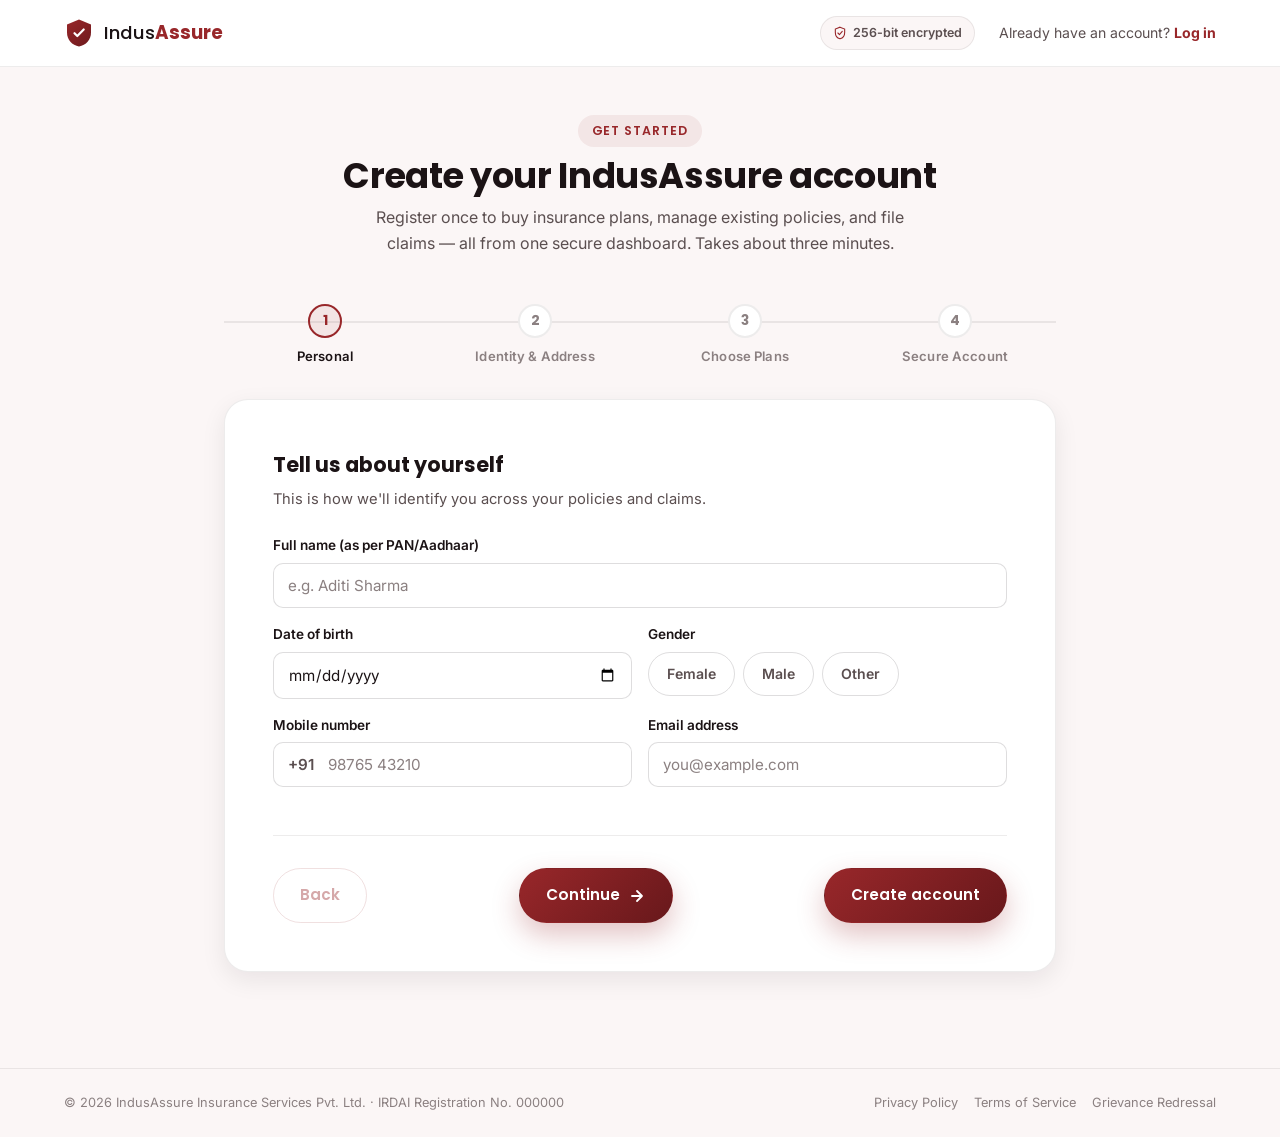
<file: Register/register.html>
<!DOCTYPE html>
<html lang="en">
<head>
<meta charset="UTF-8">
<meta name="viewport" content="width=device-width, initial-scale=1.0">
<title>Register — IndusAssure</title>
<meta name="description" content="Create your IndusAssure account to buy and manage insurance plans, track claims, and view your Protection Score.">
<link rel="preconnect" href="https://fonts.googleapis.com">
<link rel="preconnect" href="https://fonts.gstatic.com" crossorigin>
<link href="https://fonts.googleapis.com/css2?family=Poppins:wght@500;600;700;800&family=Inter:wght@400;500;600;700&display=swap" rel="stylesheet">
<link rel="stylesheet" href="../style.css">
<link rel="stylesheet" href="register.css">
</head>
<body class="register-body">

<a class="skip-link" href="#regMain">Skip to content</a>

<!-- ============ MINIMAL NAV ============ -->
<header class="reg-navbar">
  <div class="container reg-nav-inner">
    <a href="index.html" class="nav-logo" aria-label="IndusAssure home">
      <span class="logo-mark" aria-hidden="true">
        <svg width="30" height="30" viewBox="0 0 30 30" fill="none">
          <path d="M15 1.5 27 6.5V14.5C27 21.8 22 27.2 15 28.5 8 27.2 3 21.8 3 14.5V6.5L15 1.5Z" fill="url(#navShield)"/>
          <path d="M10.5 15.2 13.3 18 19.7 11.5" stroke="#fff" stroke-width="2.2" stroke-linecap="round" stroke-linejoin="round"/>
          <defs>
            <linearGradient id="navShield" x1="3" y1="1.5" x2="27" y2="28.5" gradientUnits="userSpaceOnUse">
              <stop stop-color="rgb(152,39,42)"/>
              <stop offset="1" stop-color="rgb(110,26,29)"/>
            </linearGradient>
          </defs>
        </svg>
      </span>
      <span class="logo-text">Indus<strong>Assure</strong></span>
    </a>

    <div class="reg-nav-meta">
      <span class="secure-chip">
        <svg width="14" height="14" viewBox="0 0 18 18" fill="none" aria-hidden="true"><path d="M9 1.5 15 4v4.2C15 12.4 12.5 15.4 9 16.5 5.5 15.4 3 12.4 3 8.2V4L9 1.5Z" stroke="currentColor" stroke-width="1.4"/><path d="M6.3 9 8.3 11 11.9 7" stroke="currentColor" stroke-width="1.4" stroke-linecap="round" stroke-linejoin="round"/></svg>
        256-bit encrypted
      </span>
      <a href="#" class="reg-login-link">Already have an account? <strong>Log in</strong></a>
    </div>
  </div>
</header>

<main id="regMain" class="reg-main">
  <div class="container reg-container">

    <!-- ============ INTRO ============ -->
    <div class="reg-intro reveal-up">
      <span class="eyebrow">Get Started</span>
      <h1>Create your IndusAssure account</h1>
      <p>Register once to buy insurance plans, manage existing policies, and file claims — all from one secure dashboard. Takes about three minutes.</p>
    </div>

    <!-- ============ PROGRESS ============ -->
    <ol class="stepper" id="stepper" aria-label="Registration progress">
      <li class="step-item is-active" data-step="1">
        <span class="step-dot"><span class="step-num">1</span><svg class="step-check" width="14" height="14" viewBox="0 0 14 14" fill="none"><path d="M2.5 7.2 5.5 10 11.5 3.5" stroke="#fff" stroke-width="2" stroke-linecap="round" stroke-linejoin="round"/></svg></span>
        <span class="step-label">Personal</span>
      </li>
      <li class="step-item" data-step="2">
        <span class="step-dot"><span class="step-num">2</span><svg class="step-check" width="14" height="14" viewBox="0 0 14 14" fill="none"><path d="M2.5 7.2 5.5 10 11.5 3.5" stroke="#fff" stroke-width="2" stroke-linecap="round" stroke-linejoin="round"/></svg></span>
        <span class="step-label">Identity &amp; Address</span>
      </li>
      <li class="step-item" data-step="3">
        <span class="step-dot"><span class="step-num">3</span><svg class="step-check" width="14" height="14" viewBox="0 0 14 14" fill="none"><path d="M2.5 7.2 5.5 10 11.5 3.5" stroke="#fff" stroke-width="2" stroke-linecap="round" stroke-linejoin="round"/></svg></span>
        <span class="step-label">Choose Plans</span>
      </li>
      <li class="step-item" data-step="4">
        <span class="step-dot"><span class="step-num">4</span><svg class="step-check" width="14" height="14" viewBox="0 0 14 14" fill="none"><path d="M2.5 7.2 5.5 10 11.5 3.5" stroke="#fff" stroke-width="2" stroke-linecap="round" stroke-linejoin="round"/></svg></span>
        <span class="step-label">Secure Account</span>
      </li>
      <div class="stepper-track"><div class="stepper-fill" id="stepperFill"></div></div>
    </ol>

    <!-- ============ FORM CARD ============ -->
    <div class="reg-card reveal-up">
      <form id="regForm" novalidate>

        <!-- STEP 1 — PERSONAL -->
        <fieldset class="form-step is-active" data-step="1">
          <legend class="step-title">Tell us about yourself</legend>
          <p class="step-sub">This is how we'll identify you across your policies and claims.</p>

          <div class="field-grid">
            <div class="input-group span-2">
              <label for="fullName">Full name (as per PAN/Aadhaar)</label>
              <input type="text" id="fullName" name="fullName" placeholder="e.g. Aditi Sharma" autocomplete="name" required>
              <p class="field-error" role="alert"></p>
            </div>

            <div class="input-group">
              <label for="dob">Date of birth</label>
              <input type="date" id="dob" name="dob" required>
              <p class="field-error" role="alert"></p>
            </div>

            <div class="input-group">
              <label>Gender</label>
              <div class="pill-radio-row">
                <label class="pill-radio"><input type="radio" name="gender" value="Female" required><span>Female</span></label>
                <label class="pill-radio"><input type="radio" name="gender" value="Male"><span>Male</span></label>
                <label class="pill-radio"><input type="radio" name="gender" value="Other"><span>Other</span></label>
              </div>
              <p class="field-error" role="alert"></p>
            </div>

            <div class="input-group">
              <label for="mobile">Mobile number</label>
              <div class="input-affix">
                <span class="affix">+91</span>
                <input type="tel" id="mobile" name="mobile" placeholder="98765 43210" inputmode="numeric" maxlength="10" autocomplete="tel" required>
              </div>
              <p class="field-error" role="alert"></p>
            </div>

            <div class="input-group">
              <label for="email">Email address</label>
              <input type="email" id="email" name="email" placeholder="you@example.com" autocomplete="email" required>
              <p class="field-error" role="alert"></p>
            </div>
          </div>
        </fieldset>

        <!-- STEP 2 — IDENTITY & ADDRESS -->
        <fieldset class="form-step" data-step="2">
          <legend class="step-title">Identity &amp; address</legend>
          <p class="step-sub">Required for KYC verification under IRDAI guidelines. Your documents are encrypted end-to-end.</p>

          <div class="field-grid">
            <div class="input-group">
              <label for="pan">PAN number</label>
              <input type="text" id="pan" name="pan" placeholder="ABCDE1234F" maxlength="10" style="text-transform:uppercase" required>
              <p class="field-hint">Format: 5 letters, 4 digits, 1 letter</p>
              <p class="field-error" role="alert"></p>
            </div>

            <div class="input-group">
              <label for="aadhaar">Aadhaar number</label>
              <input type="text" id="aadhaar" name="aadhaar" placeholder="XXXX XXXX XXXX" inputmode="numeric" maxlength="14" required>
              <p class="field-hint">Used only for identity verification, never stored in plain text</p>
              <p class="field-error" role="alert"></p>
            </div>

            <div class="input-group span-2">
              <label for="address">Address line</label>
              <input type="text" id="address" name="address" placeholder="Flat / House no., Street, Locality" autocomplete="address-line1" required>
              <p class="field-error" role="alert"></p>
            </div>

            <div class="input-group">
              <label for="city">City</label>
              <input type="text" id="city" name="city" placeholder="e.g. Pune" autocomplete="address-level2" required>
              <p class="field-error" role="alert"></p>
            </div>

            <div class="input-group">
              <label for="state">State</label>
              <select id="state" name="state" required>
                <option value="" disabled selected>Select state</option>
                <option>Andhra Pradesh</option><option>Bihar</option><option>Delhi</option>
                <option>Gujarat</option><option>Karnataka</option><option>Kerala</option>
                <option>Maharashtra</option><option>Punjab</option><option>Rajasthan</option>
                <option>Tamil Nadu</option><option>Telangana</option><option>Uttar Pradesh</option>
                <option>West Bengal</option><option>Other</option>
              </select>
              <p class="field-error" role="alert"></p>
            </div>

            <div class="input-group">
              <label for="pincode">Pincode</label>
              <input type="text" id="pincode" name="pincode" placeholder="411001" inputmode="numeric" maxlength="6" autocomplete="postal-code" required>
              <p class="field-error" role="alert"></p>
            </div>

            <div class="input-group">
              <label for="occupation">Occupation</label>
              <select id="occupation" name="occupation" required>
                <option value="" disabled selected>Select occupation</option>
                <option>Salaried</option><option>Self-employed</option><option>Business owner</option>
                <option>Homemaker</option><option>Student</option><option>Retired</option>
              </select>
              <p class="field-error" role="alert"></p>
            </div>
          </div>
        </fieldset>

        <!-- STEP 3 — PLANS -->
        <fieldset class="form-step" data-step="3">
          <legend class="step-title">Choose the plans you're interested in</legend>
          <p class="step-sub">Select one or more. You can add or change plans anytime from your dashboard.</p>

          <div class="plan-grid" role="group" aria-label="Insurance plans">
            <label class="plan-card">
              <input type="checkbox" name="plans" value="Health" class="plan-check">
              <span class="plan-icon" aria-hidden="true">
                <svg width="22" height="22" viewBox="0 0 22 22" fill="none"><path d="M11 3v16M3 11h16" stroke="currentColor" stroke-width="2.2" stroke-linecap="round"/></svg>
              </span>
              <span class="plan-name">Health Shield</span>
              <span class="plan-desc">Hospitalisation &amp; critical illness cover</span>
              <span class="plan-tiers">
                <span class="tier-btn" data-tier="Basic">Basic</span>
                <span class="tier-btn" data-tier="Standard">Standard</span>
                <span class="tier-btn" data-tier="Premium">Premium</span>
              </span>
            </label>

            <label class="plan-card">
              <input type="checkbox" name="plans" value="Motor" class="plan-check">
              <span class="plan-icon" aria-hidden="true">
                <svg width="22" height="22" viewBox="0 0 22 22" fill="none"><path d="M3 13.5 4.6 8a2 2 0 0 1 1.9-1.4h9a2 2 0 0 1 1.9 1.4L19 13.5M4 13.5h14v3.4a1 1 0 0 1-1 1h-1a1 1 0 0 1-1-1V16H7v.9a1 1 0 0 1-1 1H5a1 1 0 0 1-1-1v-3.4Z" stroke="currentColor" stroke-width="1.8" stroke-linejoin="round"/></svg>
              </span>
              <span class="plan-name">Motor Secure</span>
              <span class="plan-desc">Car &amp; two-wheeler insurance</span>
              <span class="plan-tiers">
                <span class="tier-btn" data-tier="Basic">Basic</span>
                <span class="tier-btn" data-tier="Standard">Standard</span>
                <span class="tier-btn" data-tier="Premium">Premium</span>
              </span>
            </label>

            <label class="plan-card">
              <input type="checkbox" name="plans" value="Life" class="plan-check">
              <span class="plan-icon" aria-hidden="true">
                <svg width="22" height="22" viewBox="0 0 22 22" fill="none"><path d="M11 19S3 13.6 3 8.2C3 5.3 5.2 3 8 3c1.6 0 3 .8 3 .8s1.4-.8 3-.8c2.8 0 5 2.3 5 5.2 0 5.4-8 10.8-8 10.8Z" stroke="currentColor" stroke-width="1.8" stroke-linejoin="round"/></svg>
              </span>
              <span class="plan-name">Life Assure</span>
              <span class="plan-desc">Term &amp; whole-life protection</span>
              <span class="plan-tiers">
                <span class="tier-btn" data-tier="Basic">Basic</span>
                <span class="tier-btn" data-tier="Standard">Standard</span>
                <span class="tier-btn" data-tier="Premium">Premium</span>
              </span>
            </label>

            <label class="plan-card">
              <input type="checkbox" name="plans" value="Home" class="plan-check">
              <span class="plan-icon" aria-hidden="true">
                <svg width="22" height="22" viewBox="0 0 22 22" fill="none"><path d="M3.5 10.5 11 3l7.5 7.5M5.5 9v8.5h11V9" stroke="currentColor" stroke-width="1.8" stroke-linejoin="round" stroke-linecap="round"/></svg>
              </span>
              <span class="plan-name">Home Protect</span>
              <span class="plan-desc">Structure &amp; contents coverage</span>
              <span class="plan-tiers">
                <span class="tier-btn" data-tier="Basic">Basic</span>
                <span class="tier-btn" data-tier="Standard">Standard</span>
                <span class="tier-btn" data-tier="Premium">Premium</span>
              </span>
            </label>
          </div>
          <p class="field-error" id="planError" role="alert"></p>

          <div class="nominee-block">
            <h3 class="nominee-title">Nominee details</h3>
            <div class="field-grid">
              <div class="input-group">
                <label for="nomineeName">Nominee full name</label>
                <input type="text" id="nomineeName" name="nomineeName" placeholder="e.g. Rohan Sharma" required>
                <p class="field-error" role="alert"></p>
              </div>
              <div class="input-group">
                <label for="nomineeRelation">Relationship</label>
                <select id="nomineeRelation" name="nomineeRelation" required>
                  <option value="" disabled selected>Select relationship</option>
                  <option>Spouse</option><option>Parent</option><option>Child</option>
                  <option>Sibling</option><option>Other</option>
                </select>
                <p class="field-error" role="alert"></p>
              </div>
            </div>
          </div>
        </fieldset>

        <!-- STEP 4 — ACCOUNT -->
        <fieldset class="form-step" data-step="4">
          <legend class="step-title">Secure your account</legend>
          <p class="step-sub">Set login credentials for the IndusAssure portal and app.</p>

          <div class="field-grid">
            <div class="input-group span-2">
              <label for="loginEmail">Login email</label>
              <input type="email" id="loginEmail" name="loginEmail" placeholder="you@example.com" autocomplete="email" required>
              <p class="field-hint">We'll pre-fill this from your email in Step 1 unless you change it</p>
              <p class="field-error" role="alert"></p>
            </div>

            <div class="input-group">
              <label for="password">Password</label>
              <div class="input-affix input-affix-pw">
                <input type="password" id="password" name="password" placeholder="Create a password" autocomplete="new-password" required>
                <button type="button" class="pw-toggle" data-target="password" aria-label="Show password">
                  <svg width="18" height="18" viewBox="0 0 18 18" fill="none"><path d="M1.5 9S4 3.5 9 3.5 16.5 9 16.5 9 14 14.5 9 14.5 1.5 9 1.5 9Z" stroke="currentColor" stroke-width="1.4"/><circle cx="9" cy="9" r="2.4" stroke="currentColor" stroke-width="1.4"/></svg>
                </button>
              </div>
              <div class="pw-strength" aria-hidden="true"><span></span><span></span><span></span></div>
              <p class="field-hint" id="pwHint">At least 8 characters, with a number and a symbol</p>
              <p class="field-error" role="alert"></p>
            </div>

            <div class="input-group">
              <label for="confirmPassword">Confirm password</label>
              <div class="input-affix input-affix-pw">
                <input type="password" id="confirmPassword" name="confirmPassword" placeholder="Re-enter password" autocomplete="new-password" required>
                <button type="button" class="pw-toggle" data-target="confirmPassword" aria-label="Show password">
                  <svg width="18" height="18" viewBox="0 0 18 18" fill="none"><path d="M1.5 9S4 3.5 9 3.5 16.5 9 16.5 9 14 14.5 9 14.5 1.5 9 1.5 9Z" stroke="currentColor" stroke-width="1.4"/><circle cx="9" cy="9" r="2.4" stroke="currentColor" stroke-width="1.4"/></svg>
                </button>
              </div>
              <p class="field-error" role="alert"></p>
            </div>
          </div>

          <div class="consent-block">
            <label class="checkbox-row">
              <input type="checkbox" id="consentTerms" name="consentTerms" required>
              <span>I agree to the <a href="#">Terms of Service</a> and <a href="#">Privacy Policy</a></span>
            </label>
            <p class="field-error" role="alert"></p>

            <label class="checkbox-row">
              <input type="checkbox" id="consentKyc" name="consentKyc" required>
              <span>I authorise IndusAssure to verify my identity details (PAN/Aadhaar) for KYC compliance</span>
            </label>
            <p class="field-error" role="alert"></p>

            <label class="checkbox-row">
              <input type="checkbox" id="consentComms" name="consentComms">
              <span>Send me policy reminders and offers by email &amp; SMS (optional)</span>
            </label>
          </div>
        </fieldset>

        <!-- NAV BUTTONS -->
        <div class="form-nav">
          <button type="button" class="btn btn-outline" id="btnBack" disabled>Back</button>
          <button type="button" class="btn btn-primary btn-shine" id="btnNext">
            <span>Continue</span>
            <svg width="18" height="18" viewBox="0 0 18 18" fill="none"><path d="M4 9h10M9 4l5 5-5 5" stroke="currentColor" stroke-width="1.8" stroke-linecap="round" stroke-linejoin="round"/></svg>
          </button>
          <button type="submit" class="btn btn-primary btn-shine" id="btnSubmit" hidden>
            <span>Create account</span>
          </button>
        </div>
      </form>
    </div>

    <!-- ============ SUCCESS STATE ============ -->
    <div class="reg-success" id="regSuccess" hidden>
      <div class="success-icon" aria-hidden="true">
        <svg width="34" height="34" viewBox="0 0 34 34" fill="none"><path d="M6 17.5 13.5 25 28 9" stroke="#fff" stroke-width="3" stroke-linecap="round" stroke-linejoin="round"/></svg>
      </div>
      <h2>You're all set, <span id="successName">there</span></h2>
      <p>Your IndusAssure account has been created. Your application reference number is <strong id="refNumber">—</strong>. Our team will verify your KYC details and activate your selected plans within 24 hours.</p>
      <div class="success-summary" id="successSummary"></div>
      <div class="hero-cta cta-center">
        <a href="index.html" class="btn btn-outline btn-lg">Back to home</a>
        <a href="#" class="btn btn-primary btn-lg">Go to dashboard</a>
      </div>
    </div>

  </div>
</main>

<footer class="reg-footer">
  <div class="container reg-footer-inner">
    <p>© 2026 IndusAssure Insurance Services Pvt. Ltd. · IRDAI Registration No. 000000</p>
    <div class="reg-footer-links">
      <a href="#">Privacy Policy</a>
      <a href="#">Terms of Service</a>
      <a href="#">Grievance Redressal</a>
    </div>
  </div>
</footer>

<script src="register.js"></script>
</body>
</html>
</file>
<file: style.css>
/* =========================================================
   INDUSASSURE — DESIGN TOKENS
========================================================= */
:root{
  /* Primary maroon + tints/shades (only palette allowed) */
  --primary: rgb(152,39,42);
  --primary-rgb: 152,39,42;
  --primary-dark: rgb(104,24,27);
  --primary-darker: rgb(66,15,17);
  --primary-light: rgb(196,101,103);
  --primary-tint-5: rgba(152,39,42,0.05);
  --primary-tint-8: rgba(152,39,42,0.08);
  --primary-tint-12: rgba(152,39,42,0.12);
  --primary-tint-20: rgba(152,39,42,0.2);

  --white: #FFFFFF;
  --ink: #1B1315;          /* near-black, maroon-tinted neutral for text */
  --ink-soft: #5B4F50;     /* secondary text */
  --ink-faint: #8B8081;    /* tertiary text */
  --line: rgba(27,19,21,0.08);
  --surface: #FFFFFF;
  --surface-tint: #FBF6F6; /* faint maroon-tinted off-white */

  /* Type */
  --font-display: 'Poppins', sans-serif;
  --font-body: 'Inter', sans-serif;

  /* 8pt spacing scale */
  --sp-1: 4px;
  --sp-2: 8px;
  --sp-3: 16px;
  --sp-4: 24px;
  --sp-5: 32px;
  --sp-6: 48px;
  --sp-7: 64px;
  --sp-8: 96px;
  --sp-9: 128px;

  --radius-sm: 10px;
  --radius-md: 16px;
  --radius-lg: 24px;
  --radius-xl: 32px;
  --radius-pill: 999px;

  --shadow-sm: 0 2px 8px rgba(27,19,21,0.06);
  --shadow-md: 0 8px 24px rgba(27,19,21,0.08);
  --shadow-lg: 0 20px 48px rgba(27,19,21,0.12);
  --shadow-primary: 0 12px 28px rgba(152,39,42,0.28);

  --ease: cubic-bezier(0.16,1,0.3,1);
  --transition: 0.35s var(--ease);
}

/* =========================================================
   RESET
========================================================= */
*,*::before,*::after{box-sizing:border-box; margin:0; padding:0;}
html{scroll-behavior:smooth; -webkit-text-size-adjust:100%;}
body{
  font-family: var(--font-body);
  color: var(--ink);
  background: var(--white);
  line-height:1.6;
  font-size:16px;
  -webkit-font-smoothing:antialiased;
  overflow-x:hidden;
}
img,svg{display:block; max-width:100%;}
a{color:inherit; text-decoration:none;}
button{font:inherit; cursor:pointer; background:none; border:none; color:inherit;}
ul{list-style:none;}
h1,h2,h3,h4{font-family:var(--font-display); font-weight:700; line-height:1.2; color:var(--ink); letter-spacing:-0.01em;}

:focus-visible{
  outline: 2.5px solid var(--primary);
  outline-offset: 3px;
  border-radius: 4px;
}

.skip-link{
  position:absolute; left:-999px; top:0; z-index:999;
  background:var(--primary); color:#fff; padding:12px 20px; border-radius:0 0 8px 0;
}
.skip-link:focus{left:0;}

@media (prefers-reduced-motion: reduce){
  *,*::before,*::after{animation-duration:0.001ms !important; animation-iteration-count:1 !important; transition-duration:0.001ms !important; scroll-behavior:auto !important;}
}

/* =========================================================
   LAYOUT HELPERS
========================================================= */
.container{
  width:100%;
  max-width:1200px;
  margin-inline:auto;
  padding-inline: var(--sp-4);
}
.container-narrow{ max-width:820px; }

.section{ padding-block: var(--sp-8); position:relative; }
.section-tint{ background: var(--surface-tint); }
.section-dark{
  background: linear-gradient(155deg, var(--primary-darker) 0%, var(--primary-dark) 45%, var(--primary) 100%);
  color:#fff;
}

.section-head{
  max-width:640px;
  margin-inline:auto;
  text-align:center;
  margin-bottom: var(--sp-7);
}
.section-head h2{ font-size: clamp(1.75rem, 4vw, 2.5rem); margin-block: var(--sp-3); }
.section-sub{ color: var(--ink-soft); font-size:1.05rem; }
.sub-light{ color: rgba(255,255,255,0.78); }
.text-white{ color:#fff; }

.eyebrow{
  display:inline-flex;
  align-items:center;
  gap:8px;
  font-family: var(--font-display);
  font-size:0.78rem;
  font-weight:600;
  letter-spacing:0.08em;
  text-transform:uppercase;
  color: var(--primary);
  background: var(--primary-tint-8);
  padding: 6px 14px;
  border-radius: var(--radius-pill);
}
.eyebrow-light{ color:#fff; background:rgba(255,255,255,0.14); }

.text-accent{ color: var(--primary); }

/* =========================================================
   BUTTONS
========================================================= */
.btn{
  display:inline-flex;
  align-items:center;
  justify-content:center;
  gap:8px;
  font-family: var(--font-display);
  font-weight:600;
  font-size:0.95rem;
  padding: 14px 26px;
  border-radius: var(--radius-pill);
  transition: transform var(--transition), box-shadow var(--transition), background var(--transition), color var(--transition), border-color var(--transition);
  white-space:nowrap;
  border:1.5px solid transparent;
}
.btn-sm{ padding:10px 20px; font-size:0.85rem; }
.btn-lg{ padding:16px 32px; font-size:1rem; }
.btn-block{ width:100%; }

.btn-primary{
  background: linear-gradient(135deg, var(--primary), var(--primary-dark));
  color:#fff;
  box-shadow: var(--shadow-primary);
}
.btn-primary:hover{ transform:translateY(-3px); box-shadow:0 18px 34px rgba(152,39,42,0.36); }
.btn-primary:active{ transform:translateY(-1px); }

.btn-outline{
  background:transparent;
  color: var(--primary);
  border-color: rgba(152,39,42,0.35);
}
.btn-outline:hover{ background: var(--primary-tint-8); border-color: var(--primary); transform:translateY(-3px); }

.btn-white{
  background:#fff;
  color: var(--primary);
  box-shadow: 0 12px 28px rgba(0,0,0,0.18);
}
.btn-white:hover{ transform:translateY(-3px); box-shadow:0 18px 36px rgba(0,0,0,0.22); }

.btn-outline-light{
  background:transparent;
  color:#fff;
  border-color: rgba(255,255,255,0.5);
}
.btn-outline-light:hover{ background:rgba(255,255,255,0.12); transform:translateY(-3px); }

.btn-shine{ position:relative; overflow:hidden; }
.btn-shine::after{
  content:'';
  position:absolute; top:0; left:-60%;
  width:40%; height:100%;
  background: linear-gradient(120deg, transparent, rgba(255,255,255,0.5), transparent);
  transform:skewX(-20deg);
  animation: shine 3.2s ease-in-out infinite;
}
@keyframes shine{
  0%{ left:-60%; }
  40%{ left:130%; }
  100%{ left:130%; }
}

/* =========================================================
   NAVBAR
========================================================= */
.navbar{
  position:sticky; top:0; z-index:100;
  background: rgba(255,255,255,0.85);
  backdrop-filter: blur(14px);
  -webkit-backdrop-filter: blur(14px);
  border-bottom: 1px solid var(--line);
  transition: box-shadow var(--transition), background var(--transition);
}
.navbar.scrolled{ box-shadow: var(--shadow-sm); background: rgba(255,255,255,0.95); }

.nav-container{
  max-width:1200px; margin-inline:auto; padding-inline: var(--sp-4);
  height:72px;
  display:flex; align-items:center; justify-content:space-between;
  gap: var(--sp-4);
}

.nav-logo{ display:flex; align-items:center; gap:10px; flex-shrink:0; }
.logo-mark{ display:flex; }
.logo-text{ font-family:var(--font-display); font-size:1.15rem; font-weight:500; color:var(--ink); }
.logo-text strong{ font-weight:700; color: var(--primary); }

.nav-links{ display:none; align-items:center; gap: var(--sp-5); }
.nav-links a{
  font-size:0.92rem; font-weight:500; color: var(--ink-soft);
  position:relative; padding-block:4px;
  transition: color var(--transition);
}
.nav-links a::after{
  content:''; position:absolute; left:0; bottom:-2px; width:0; height:2px;
  background: var(--primary); transition: width var(--transition);
  border-radius:2px;
}
.nav-links a:hover{ color: var(--ink); }
.nav-links a:hover::after{ width:100%; }

.nav-actions{ display:flex; align-items:center; gap: var(--sp-3); }
.nav-actions .btn-primary{ display:none; }

.hamburger{
  width:40px; height:40px; border-radius:10px;
  display:flex; flex-direction:column; align-items:center; justify-content:center; gap:5px;
  transition: background var(--transition);
}
.hamburger:hover{ background: var(--primary-tint-8); }
.hamburger span{
  width:20px; height:2px; background: var(--ink); border-radius:2px;
  transition: transform var(--transition), opacity var(--transition);
}
.hamburger[aria-expanded="true"] span:nth-child(1){ transform: translateY(7px) rotate(45deg); }
.hamburger[aria-expanded="true"] span:nth-child(2){ opacity:0; }
.hamburger[aria-expanded="true"] span:nth-child(3){ transform: translateY(-7px) rotate(-45deg); }

.mobile-menu{
  max-height:0; overflow:hidden;
  background:#fff; border-bottom:1px solid var(--line);
  transition: max-height 0.4s var(--ease);
  display:flex; flex-direction:column;
}
.mobile-menu.open{ max-height:520px; }
.mobile-menu a{
  padding: 14px var(--sp-4); font-weight:500; color: var(--ink-soft);
  border-bottom:1px solid var(--line);
}
.mobile-menu a:hover{ color:var(--primary); background:var(--primary-tint-5); }
.mobile-menu .btn{ margin: var(--sp-3) var(--sp-4); width:calc(100% - 48px); }

@media (min-width:920px){
  .nav-links{ display:flex; }
  .nav-actions .btn-primary{ display:inline-flex; }
  .hamburger{ display:none; }
}

/* =========================================================
   HERO
========================================================= */
.hero{
  position:relative;
  padding-top: var(--sp-8);
  padding-bottom: var(--sp-8);
  overflow:hidden;
}
.hero-bg{ position:absolute; inset:0; z-index:0; }
.hero-grid{ position:absolute; inset:0; }
.hero-blob{
  position:absolute; border-radius:50%;
  filter: blur(70px);
  opacity:0.35;
}
.blob-a{ width:420px; height:420px; background: var(--primary-tint-20); top:-120px; right:-100px; }
.blob-b{ width:340px; height:340px; background: var(--primary-tint-12); bottom:-100px; left:-80px; }

.hero-container{
  position:relative; z-index:1;
  display:grid; gap: var(--sp-7);
  align-items:center;
}

.hero-title{
  font-size: clamp(2.1rem, 6vw, 3.4rem);
  margin-block: var(--sp-3);
}
.hero-sub{
  font-size:1.08rem; color: var(--ink-soft); max-width:520px; margin-bottom: var(--sp-5);
}
.hero-cta{ display:flex; flex-wrap:wrap; gap: var(--sp-3); margin-bottom: var(--sp-6); }
.cta-center{ justify-content:center; }

.hero-trust{ display:flex; align-items:center; gap: var(--sp-3); }
.hero-trust p{ font-size:0.9rem; color: var(--ink-soft); }
.trust-avatars{ display:flex; }
.trust-avatars span{
  width:34px; height:34px; border-radius:50%;
  background: linear-gradient(135deg, var(--primary-light), var(--primary));
  border:2.5px solid #fff;
  margin-left:-10px;
  box-shadow: var(--shadow-sm);
}
.trust-avatars span:first-child{ margin-left:0; }

/* ---------- Phone mockup ---------- */
.hero-visual{ position:relative; display:flex; justify-content:center; }
.phone-mock{
  position:relative;
  width:280px;
  background: linear-gradient(160deg, #2a1618, #1b0d0e);
  border-radius:44px;
  padding:14px;
  box-shadow: var(--shadow-lg), 0 0 0 8px rgba(152,39,42,0.06);
}
.phone-notch{
  position:absolute; top:14px; left:50%; transform:translateX(-50%);
  width:90px; height:22px; background:#1b0d0e; border-radius:0 0 16px 16px; z-index:2;
}
.phone-screen{
  position:relative;
  background: linear-gradient(180deg, #fff 0%, var(--surface-tint) 100%);
  border-radius:32px;
  padding: 34px var(--sp-3) var(--sp-3);
  overflow:hidden;
  min-height:480px;
}
.app-topbar{ display:flex; justify-content:space-between; align-items:flex-start; margin-bottom: var(--sp-4); }
.app-greeting{ font-size:0.72rem; color: var(--ink-faint); }
.app-name{ font-family:var(--font-display); font-weight:600; font-size:1rem; }
.app-bell{
  width:34px; height:34px; border-radius:50%;
  background: linear-gradient(135deg, var(--primary), var(--primary-dark));
  display:flex; align-items:center; justify-content:center;
}

.score-ring-card{
  display:flex; align-items:center; gap: var(--sp-3);
  background:#fff; border-radius: var(--radius-lg);
  padding: var(--sp-3); box-shadow: var(--shadow-sm);
  margin-bottom: var(--sp-3);
}
.score-ring{ position:relative; width:76px; height:76px; flex-shrink:0; }
.score-ring svg{ width:100%; height:100%; transform:rotate(-90deg); }
.ring-track{ fill:none; stroke: var(--primary-tint-12); stroke-width:9; }
.ring-fill{
  fill:none; stroke: var(--primary); stroke-width:9; stroke-linecap:round;
  stroke-dasharray: 264;
  stroke-dashoffset: 264;
  transition: stroke-dashoffset 1.4s var(--ease);
}
.score-ring.in-view .ring-fill{ stroke-dashoffset: calc(264 - (264 * var(--pct)) / 100); }
.ring-label{
  position:absolute; inset:0; display:flex; flex-direction:column; align-items:center; justify-content:center;
}
.ring-num{ font-family:var(--font-display); font-weight:700; font-size:1.15rem; color:var(--primary); }
.ring-text{ font-size:0.5rem; text-align:center; color:var(--ink-faint); line-height:1.1; margin-top:1px; }
.score-status{ font-weight:600; font-size:0.88rem; }
.score-hint{ font-size:0.74rem; color: var(--primary); font-weight:500; }

.app-cards{ display:grid; grid-template-columns:1fr 1fr; gap: var(--sp-2); margin-bottom: var(--sp-3); }
.mini-card{
  background:#fff; border-radius: var(--radius-md); padding: var(--sp-3);
  box-shadow: var(--shadow-sm);
}
.mini-card-top{ display:flex; justify-content:space-between; align-items:center; margin-bottom: var(--sp-2); }
.mini-tag{ font-size:0.68rem; font-weight:600; color: var(--ink-soft); }
.mini-status{ font-size:0.6rem; font-weight:700; padding:2px 8px; border-radius: var(--radius-pill); }
.mini-status.active{ background: var(--primary-tint-12); color: var(--primary); }
.mini-value{ font-family:var(--font-display); font-weight:700; font-size:0.92rem; }
.mini-label{ font-size:0.66rem; color: var(--ink-faint); }

.claim-strip{
  display:flex; align-items:center; gap:10px;
  background: linear-gradient(135deg, var(--primary), var(--primary-dark));
  border-radius: var(--radius-md); padding: var(--sp-3);
  color:#fff; margin-bottom: var(--sp-4);
}
.claim-icon{
  width:30px; height:30px; border-radius:50%; background:rgba(255,255,255,0.2);
  display:flex; align-items:center; justify-content:center; flex-shrink:0;
}
.claim-title{ font-size:0.82rem; font-weight:600; }
.claim-sub{ font-size:0.7rem; opacity:0.85; }

.app-navbar{ display:flex; justify-content:center; gap: var(--sp-3); padding-top:6px; }
.nav-dot{ width:8px; height:8px; border-radius:50%; background: var(--primary-tint-20); }
.nav-dot.active{ background: var(--primary); width:22px; border-radius: var(--radius-pill); transition: all var(--transition); }

.float-chip{
  position:absolute;
  display:flex; align-items:center; gap:6px;
  background:#fff; padding:9px 14px; border-radius: var(--radius-pill);
  box-shadow: var(--shadow-md);
  font-size:0.76rem; font-weight:600; color: var(--ink);
  animation: floaty 4.5s ease-in-out infinite;
}
.chip-1{ top:14%; left:-8px; }
.chip-2{ bottom:16%; right:-14px; animation-delay:1.2s; }
@keyframes floaty{
  0%,100%{ transform:translateY(0); }
  50%{ transform:translateY(-10px); }
}

/* =========================================================
   STAT STRIP
========================================================= */
.stat-strip{ padding-block: var(--sp-6); background: var(--surface-tint); border-block:1px solid var(--line); }
.stat-grid{
  display:grid; grid-template-columns:repeat(2,1fr); gap: var(--sp-5);
  text-align:center;
}
.stat-num{ font-family:var(--font-display); font-weight:700; font-size:clamp(1.7rem,4vw,2.4rem); color: var(--primary); }
.stat-label{ font-size:0.85rem; color: var(--ink-soft); margin-top:4px; }

@media (min-width:720px){
  .stat-grid{ grid-template-columns:repeat(4,1fr); }
}

/* =========================================================
   OVERVIEW
========================================================= */
.overview-grid{ display:grid; gap: var(--sp-7); align-items:center; }

.overview-panel{
  background: linear-gradient(155deg, #fff, var(--surface-tint));
  border:1px solid var(--line);
  border-radius: var(--radius-xl);
  padding: var(--sp-5);
  box-shadow: var(--shadow-md);
}
.panel-row{ display:flex; align-items:center; gap: var(--sp-3); padding-block: var(--sp-3); border-bottom:1px solid var(--line); }
.panel-row:last-of-type{ border-bottom:none; }
.panel-dot{ width:10px; height:10px; border-radius:50%; background: var(--primary); flex-shrink:0; box-shadow:0 0 0 4px var(--primary-tint-12); }
.panel-title{ font-weight:600; font-size:0.95rem; }
.panel-sub{ font-size:0.82rem; color: var(--ink-faint); }
.panel-bar{ height:8px; border-radius: var(--radius-pill); background: var(--primary-tint-12); margin-top: var(--sp-4); overflow:hidden; }
.panel-bar-fill{ height:100%; width:0%; border-radius: var(--radius-pill); background: linear-gradient(90deg, var(--primary), var(--primary-light)); transition: width 1.4s var(--ease); }
.panel-bar.in-view .panel-bar-fill, .overview-panel.in-view .panel-bar-fill{ width:82%; }

.overview-list{ display:flex; flex-direction:column; gap: var(--sp-5); }
.overview-item{ display:flex; gap: var(--sp-4); }
.overview-num{ font-family:var(--font-display); font-weight:700; font-size:1.3rem; color: var(--primary-tint-20); flex-shrink:0; }
.overview-item h3{ font-size:1.1rem; margin-bottom:4px; }
.overview-item p{ color: var(--ink-soft); font-size:0.95rem; }

@media (min-width:900px){
  .overview-grid{ grid-template-columns:1fr 1fr; }
}

/* =========================================================
   AI COPILOT
========================================================= */
.copilot-grid{ display:grid; gap: var(--sp-7); align-items:center; }
.copilot-points{ display:flex; flex-direction:column; gap: var(--sp-3); margin-block: var(--sp-5); }
.copilot-points li{ display:flex; align-items:flex-start; gap: var(--sp-3); }
.copilot-points span{ color: rgba(255,255,255,0.88); font-size:0.95rem; padding-top:1px; }

.chat-window{
  background:#fff; border-radius: var(--radius-xl); overflow:hidden;
  box-shadow: 0 30px 60px rgba(0,0,0,0.3);
  max-width:420px; margin-inline:auto;
}
.chat-head{ display:flex; align-items:center; gap:8px; padding: var(--sp-3) var(--sp-4); border-bottom:1px solid var(--line); }
.chat-head p{ font-weight:600; font-size:0.92rem; }
.chat-dot{ width:9px; height:9px; border-radius:50%; background:#3cb371; box-shadow:0 0 0 3px rgba(60,179,113,0.2); }

.chat-body{ padding: var(--sp-4); display:flex; flex-direction:column; gap: var(--sp-3); min-height:220px; }
.chat-bubble{ max-width:82%; padding:10px 14px; border-radius: var(--radius-md); font-size:0.86rem; line-height:1.5; }
.chat-bubble.user{ align-self:flex-end; background: var(--primary-tint-12); color: var(--primary-dark); border-bottom-right-radius:4px; }
.chat-bubble.bot{ align-self:flex-start; background: var(--surface-tint); display:flex; gap:8px; align-items:flex-start; border-bottom-left-radius:4px; }
.bot-avatar{
  flex-shrink:0; width:22px; height:22px; border-radius:50%; background: var(--primary); color:#fff;
  font-size:0.6rem; font-weight:700; display:flex; align-items:center; justify-content:center;
}
.typing-dots{ display:flex; gap:4px; padding:4px 0; }
.typing-dots i{ width:6px; height:6px; border-radius:50%; background: var(--primary-light); animation: blink 1.2s infinite; }
.typing-dots i:nth-child(2){ animation-delay:0.2s; }
.typing-dots i:nth-child(3){ animation-delay:0.4s; }
@keyframes blink{ 0%,80%,100%{ opacity:0.25; } 40%{ opacity:1; } }

.chat-input{
  display:flex; align-items:center; justify-content:space-between;
  padding: var(--sp-3) var(--sp-4); border-top:1px solid var(--line);
}
.chat-input span{ font-size:0.82rem; color: var(--ink-faint); }
.chat-input button{
  width:32px; height:32px; border-radius:50%; background: var(--primary);
  display:flex; align-items:center; justify-content:center; flex-shrink:0;
  transition: transform var(--transition);
}
.chat-input button:hover{ transform:scale(1.08); }

@media (min-width:900px){
  .copilot-grid{ grid-template-columns:1fr 1fr; }
}

/* =========================================================
   FEATURE CARDS
========================================================= */
.feature-grid{ display:grid; gap: var(--sp-4); grid-template-columns:1fr; }

.feature-card{
  background:#fff; border:1px solid var(--line); border-radius: var(--radius-lg);
  padding: var(--sp-5); box-shadow: var(--shadow-sm);
  transition: transform var(--transition), box-shadow var(--transition), border-color var(--transition);
  position:relative; overflow:hidden;
}
.feature-card::before{
  content:''; position:absolute; inset:0; opacity:0;
  background: linear-gradient(155deg, var(--primary-tint-8), transparent 60%);
  transition: opacity var(--transition);
}
.feature-card:hover{ transform:translateY(-8px); box-shadow: var(--shadow-lg); border-color: var(--primary-tint-20); }
.feature-card:hover::before{ opacity:1; }

.feature-icon{
  width:52px; height:52px; border-radius: var(--radius-md);
  background: var(--primary-tint-8);
  display:flex; align-items:center; justify-content:center;
  margin-bottom: var(--sp-4);
  position:relative; z-index:1;
  transition: background var(--transition), transform var(--transition);
}
.feature-card:hover .feature-icon{ background: var(--primary); transform: scale(1.06) rotate(-4deg); }
.feature-card:hover .feature-icon svg path,
.feature-card:hover .feature-icon svg circle,
.feature-card:hover .feature-icon svg rect{ stroke:#fff; }

.feature-card h3{ font-size:1.1rem; margin-bottom: var(--sp-2); position:relative; z-index:1; }
.feature-card p{ color: var(--ink-soft); font-size:0.92rem; position:relative; z-index:1; }

@media (min-width:640px){
  .feature-grid{ grid-template-columns:1fr 1fr; }
}
@media (min-width:1000px){
  .feature-grid{ grid-template-columns:repeat(3,1fr); }
}

/* =========================================================
   USER JOURNEY
========================================================= */
.journey-track{ position:relative; display:flex; flex-direction:column; gap: var(--sp-6); }
.journey-line{
  position:absolute; left:23px; top:10px; bottom:10px; width:2px;
  background: repeating-linear-gradient(180deg, var(--primary-tint-20) 0 8px, transparent 8px 16px);
}
.journey-step{ display:flex; gap: var(--sp-4); position:relative; }
.journey-marker{
  flex-shrink:0; width:48px; height:48px; border-radius:50%;
  background: linear-gradient(135deg, var(--primary), var(--primary-dark));
  color:#fff; font-family:var(--font-display); font-weight:700;
  display:flex; align-items:center; justify-content:center;
  box-shadow: var(--shadow-primary);
  position:relative; z-index:1;
}
.journey-card{
  background:#fff; border:1px solid var(--line); border-radius: var(--radius-lg);
  padding: var(--sp-4); box-shadow: var(--shadow-sm); flex:1;
  transition: transform var(--transition), box-shadow var(--transition);
}
.journey-card:hover{ transform: translateX(4px); box-shadow: var(--shadow-md); }
.journey-card h3{ font-size:1.02rem; margin-bottom:4px; }
.journey-card p{ color: var(--ink-soft); font-size:0.9rem; }

@media (min-width:720px){
  .journey-track{ max-width:760px; margin-inline:auto; }
}

/* =========================================================
   BUSINESS BENEFITS
========================================================= */
.benefit-grid{ display:grid; gap: var(--sp-4); grid-template-columns:1fr; }
.benefit-card{
  background: linear-gradient(160deg, #fff, var(--surface-tint));
  border:1px solid var(--line); border-radius: var(--radius-lg);
  padding: var(--sp-5); text-align:center;
  transition: transform var(--transition), box-shadow var(--transition);
}
.benefit-card:hover{ transform:translateY(-6px); box-shadow: var(--shadow-md); }
.benefit-stat{ font-family:var(--font-display); font-weight:800; font-size:2.2rem; color: var(--primary); margin-bottom: var(--sp-2); }
.benefit-card h3{ font-size:1rem; margin-bottom:6px; }
.benefit-card p{ font-size:0.88rem; color: var(--ink-soft); }

@media (min-width:640px){ .benefit-grid{ grid-template-columns:1fr 1fr; } }
@media (min-width:1000px){ .benefit-grid{ grid-template-columns:repeat(4,1fr); } }

/* =========================================================
   WHY CHOOSE
========================================================= */
.why-grid{ display:grid; gap: var(--sp-4); grid-template-columns:1fr; }
.why-card{
  background: rgba(255,255,255,0.06);
  border:1px solid rgba(255,255,255,0.14);
  border-radius: var(--radius-lg);
  padding: var(--sp-5);
  backdrop-filter: blur(6px);
  transition: transform var(--transition), background var(--transition);
}
.why-card:hover{ transform:translateY(-6px); background: rgba(255,255,255,0.1); }
.why-icon{
  width:48px; height:48px; border-radius: var(--radius-md);
  background: rgba(255,255,255,0.14);
  display:flex; align-items:center; justify-content:center;
  margin-bottom: var(--sp-4);
}
.why-card h3{ color:#fff; font-size:1.05rem; margin-bottom:6px; }
.why-card p{ color: rgba(255,255,255,0.75); font-size:0.9rem; }

@media (min-width:640px){ .why-grid{ grid-template-columns:1fr 1fr; } }
@media (min-width:1000px){ .why-grid{ grid-template-columns:repeat(4,1fr); } }

/* =========================================================
   TESTIMONIALS
========================================================= */
.testimonial-grid{ display:grid; gap: var(--sp-4); grid-template-columns:1fr; }
.testimonial-card{
  background:#fff; border:1px solid var(--line); border-radius: var(--radius-lg);
  padding: var(--sp-5); box-shadow: var(--shadow-sm);
  transition: transform var(--transition), box-shadow var(--transition);
}
.testimonial-card:hover{ transform:translateY(-6px); box-shadow: var(--shadow-md); }
.stars{ color: var(--primary); letter-spacing:2px; margin-bottom: var(--sp-3); font-size:0.95rem; }
.testimonial-card blockquote{ font-size:0.96rem; color: var(--ink); margin-bottom: var(--sp-4); line-height:1.6; }
.testimonial-card figcaption{ display:flex; align-items:center; gap: var(--sp-3); }
.avatar-initial{
  width:40px; height:40px; border-radius:50%;
  background: linear-gradient(135deg, var(--primary), var(--primary-dark));
  color:#fff; font-family:var(--font-display); font-weight:700;
  display:flex; align-items:center; justify-content:center; flex-shrink:0;
}
.testimonial-card figcaption strong{ display:block; font-size:0.9rem; }
.testimonial-card figcaption span{ font-size:0.78rem; color: var(--ink-faint); }

@media (min-width:720px){ .testimonial-grid{ grid-template-columns:repeat(3,1fr); } }

/* =========================================================
   FAQ ACCORDION
========================================================= */
.accordion{ display:flex; flex-direction:column; gap: var(--sp-3); }
.accordion-item{
  background:#fff; border:1px solid var(--line); border-radius: var(--radius-md);
  overflow:hidden; transition: border-color var(--transition), box-shadow var(--transition);
}
.accordion-item:has(.accordion-trigger[aria-expanded="true"]){
  border-color: var(--primary-tint-20); box-shadow: var(--shadow-sm);
}
.accordion-trigger{
  width:100%; display:flex; align-items:center; justify-content:space-between; gap: var(--sp-3);
  padding: var(--sp-4); text-align:left; font-family:var(--font-display); font-weight:600; font-size:0.98rem;
}
.accordion-trigger:hover{ color: var(--primary); }
.accordion-chevron{ flex-shrink:0; transition: transform var(--transition); }
.accordion-trigger[aria-expanded="true"] .accordion-chevron{ transform: rotate(180deg); }

.accordion-panel{
  max-height:0; overflow:hidden;
  transition: max-height 0.4s var(--ease), padding var(--transition);
  padding-inline: var(--sp-4);
}
.accordion-panel p{ color: var(--ink-soft); font-size:0.92rem; padding-bottom: var(--sp-4); line-height:1.65; }

/* =========================================================
   FINAL CTA BAND
========================================================= */
.cta-band{
  background: linear-gradient(135deg, var(--primary), var(--primary-dark));
  padding-block: var(--sp-8);
  text-align:center;
  position:relative;
  overflow:hidden;
}
.cta-band::before{
  content:''; position:absolute; inset:0;
  background: radial-gradient(circle at 20% 20%, rgba(255,255,255,0.12), transparent 45%);
}
.cta-band-inner{ position:relative; z-index:1; }
.cta-band h2{ color:#fff; font-size: clamp(1.7rem,4vw,2.4rem); margin-bottom: var(--sp-3); }
.cta-band p{ color: rgba(255,255,255,0.85); max-width:480px; margin-inline:auto; margin-bottom: var(--sp-6); }

/* =========================================================
   FOOTER
========================================================= */
.footer{ background: var(--primary-darker); color: rgba(255,255,255,0.85); padding-top: var(--sp-8); }
.footer-grid{
  display:grid; gap: var(--sp-6);
  grid-template-columns:1fr;
  padding-bottom: var(--sp-7);
  border-bottom:1px solid rgba(255,255,255,0.12);
}
.footer-brand p{ font-size:0.88rem; margin-block: var(--sp-3); max-width:280px; color: rgba(255,255,255,0.65); }
.footer-brand .logo-text{ color:#fff; }
.footer-brand .logo-text strong{ color:#fff; }
.footer-social{ display:flex; gap: var(--sp-3); margin-top: var(--sp-3); }
.footer-social a{
  width:36px; height:36px; border-radius:50%; background: rgba(255,255,255,0.08);
  display:flex; align-items:center; justify-content:center;
  transition: background var(--transition), transform var(--transition);
}
.footer-social a:hover{ background: rgba(255,255,255,0.18); transform:translateY(-3px); }

.footer-col h4{ color:#fff; font-size:0.9rem; margin-bottom: var(--sp-4); }
.footer-col{ display:flex; flex-direction:column; gap: var(--sp-3); }
.footer-col a{ font-size:0.88rem; color: rgba(255,255,255,0.65); transition: color var(--transition); }
.footer-col a:hover{ color:#fff; }

.footer-bottom{
  display:flex; flex-direction:column; gap: var(--sp-2);
  padding-block: var(--sp-5);
  font-size:0.8rem; color: rgba(255,255,255,0.5);
}

@media (min-width:720px){
  .footer-grid{ grid-template-columns:1.4fr 1fr 1fr 1fr; }
  .footer-bottom{ flex-direction:row; justify-content:space-between; }
}

/* =========================================================
   SCROLL TO TOP
========================================================= */
.scroll-top{
  position:fixed; bottom: var(--sp-4); right: var(--sp-4); z-index:80;
  width:46px; height:46px; border-radius:50%;
  background: linear-gradient(135deg, var(--primary), var(--primary-dark));
  display:flex; align-items:center; justify-content:center;
  box-shadow: var(--shadow-primary);
  opacity:0; visibility:hidden; transform: translateY(12px);
  transition: opacity var(--transition), transform var(--transition), visibility var(--transition);
}
.scroll-top.visible{ opacity:1; visibility:visible; transform:translateY(0); }
.scroll-top:hover{ transform: translateY(-4px); }


/* =========================================================
   RESPONSIVE: larger hero / grids on wide screens
========================================================= */
@media (min-width:960px){
  .hero-container{ grid-template-columns:1.05fr 0.95fr; }
  .hero-visual{ justify-content:flex-end; }
}

@media (min-width:1200px){
  .section{ padding-block: var(--sp-9); }
}
</file>
<file: Dashboard/style.css>
/* =========================================================
   INDUSASSURE DASHBOARD — DESIGN TOKENS
========================================================= */
:root{
  --primary: rgb(152,39,42);
  --primary-rgb: 152,39,42;
  --primary-dark: rgb(104,24,27);
  --primary-darker: rgb(66,15,17);
  --primary-light: rgb(196,101,103);
  --primary-tint-4: rgba(152,39,42,0.04);
  --primary-tint-8: rgba(152,39,42,0.08);
  --primary-tint-12: rgba(152,39,42,0.12);
  --primary-tint-20: rgba(152,39,42,0.2);

  --white: #FFFFFF;
  --ink: #1B1315;
  --ink-soft: #5B4F50;
  --ink-faint: #8B8081;
  --line: rgba(27,19,21,0.08);
  --surface: #FFFFFF;
  --surface-tint: #FBF6F6;

  --font-display: 'Poppins', sans-serif;
  --font-body: 'Inter', sans-serif;

  --sp-1: 4px; --sp-2: 8px; --sp-3: 16px; --sp-4: 24px;
  --sp-5: 32px; --sp-6: 48px; --sp-7: 64px;

  --radius-sm: 10px; --radius-md: 16px; --radius-lg: 22px; --radius-pill: 999px;

  --shadow-sm: 0 2px 8px rgba(27,19,21,0.06);
  --shadow-md: 0 8px 24px rgba(27,19,21,0.08);
  --shadow-lg: 0 20px 48px rgba(27,19,21,0.12);
  --shadow-primary: 0 12px 24px rgba(152,39,42,0.24);

  --ease: cubic-bezier(0.16,1,0.3,1);
  --transition: 0.3s var(--ease);

  --sidebar-w: 248px;
  --topbar-h: 72px;
  --bottomnav-h: 68px;
}

*,*::before,*::after{ box-sizing:border-box; margin:0; padding:0; }
html{ scroll-behavior:smooth; -webkit-text-size-adjust:100%; }
body{
  font-family: var(--font-body);
  color: var(--ink);
  background: var(--surface-tint);
  line-height:1.55;
  font-size:15.5px;
  -webkit-font-smoothing:antialiased;
  overflow-x:hidden;
}
img,svg{ display:block; max-width:100%; }
a{ color:inherit; text-decoration:none; }
button{ font:inherit; cursor:pointer; background:none; border:none; color:inherit; }
ul,ol{ list-style:none; }
input{ font:inherit; }
table{ border-collapse:collapse; width:100%; }
h1,h2,h3{ font-family:var(--font-display); font-weight:700; line-height:1.2; color:var(--ink); letter-spacing:-0.01em; }

:focus-visible{ outline:2.5px solid var(--primary); outline-offset:2px; border-radius:4px; }

.skip-link{ position:absolute; left:-999px; top:0; z-index:999; background:var(--primary); color:#fff; padding:12px 20px; border-radius:0 0 8px 0; }
.skip-link:focus{ left:0; }

@media (prefers-reduced-motion: reduce){
  *,*::before,*::after{ animation-duration:0.001ms !important; animation-iteration-count:1 !important; transition-duration:0.001ms !important; scroll-behavior:auto !important; }
}

.muted{ color: var(--ink-soft); font-size:0.88rem; }
.center-text{ text-align:center; }

/* =========================================================
   REVEAL ANIMATION
========================================================= */
.reveal-up{ opacity:0; transform:translateY(18px); transition: opacity 0.6s var(--ease), transform 0.6s var(--ease); transition-delay: var(--delay,0ms); }
.reveal-up.in-view{ opacity:1; transform:translateY(0); }

/* =========================================================
   APP SHELL / LAYOUT
========================================================= */
.app-shell{ display:flex; min-height:100vh; }

.sidebar{
  width: var(--sidebar-w);
  flex-shrink:0;
  background:#fff;
  border-right:1px solid var(--line);
  display:flex; flex-direction:column;
  padding: var(--sp-4) var(--sp-3);
  position:sticky; top:0; height:100vh;
  z-index:60;
  transition: transform var(--transition);
}
.side-logo{ display:flex; align-items:center; gap:10px; padding:var(--sp-2) var(--sp-2) var(--sp-5); }
.side-logo-text{ font-family:var(--font-display); font-size:1.1rem; font-weight:500; color:var(--ink); }
.side-logo-text strong{ font-weight:700; color:var(--primary); }

.side-nav{ display:flex; flex-direction:column; gap:2px; flex:1; }
.side-link{
  display:flex; align-items:center; gap:12px;
  padding:11px 14px; border-radius: var(--radius-sm);
  color: var(--ink-soft); font-weight:500; font-size:0.92rem;
  transition: background var(--transition), color var(--transition);
}
.side-link svg{ flex-shrink:0; opacity:0.85; }
.side-link:hover{ background: var(--primary-tint-4); color:var(--ink); }
.side-link.is-active{ background: var(--primary-tint-8); color: var(--primary); font-weight:600; }
.side-link.is-active svg path, .side-link.is-active svg circle{ opacity:1; }

.side-support{ padding-top: var(--sp-3); }
.support-card{
  width:100%; display:flex; align-items:center; gap:10px;
  background: linear-gradient(135deg, var(--primary), var(--primary-dark));
  color:#fff; padding:14px; border-radius: var(--radius-md);
  font-weight:600; font-size:0.85rem; box-shadow: var(--shadow-primary);
  transition: transform var(--transition);
}
.support-card:hover{ transform:translateY(-2px); }

.main-col{ flex:1; min-width:0; display:flex; flex-direction:column; }

/* =========================================================
   TOPBAR
========================================================= */
.topbar{
  height: var(--topbar-h);
  position:sticky; top:0; z-index:50;
  background: rgba(255,255,255,0.9);
  backdrop-filter: blur(12px);
  border-bottom:1px solid var(--line);
  display:flex; align-items:center; gap: var(--sp-3);
  padding-inline: var(--sp-4);
}
.icon-btn{
  width:40px; height:40px; border-radius: var(--radius-sm);
  display:flex; align-items:center; justify-content:center;
  color: var(--ink-soft); transition: background var(--transition), color var(--transition);
  position:relative; flex-shrink:0;
}
.icon-btn:hover{ background: var(--primary-tint-8); color: var(--primary); }
.sidebar-toggle{ display:none; }

.topbar-search{
  flex:1; max-width:420px;
  display:flex; align-items:center; gap:8px;
  background: var(--surface-tint); border:1px solid var(--line);
  border-radius: var(--radius-pill); padding:10px 16px;
  color: var(--ink-faint); transition: border-color var(--transition);
}
.topbar-search:focus-within{ border-color: var(--primary); }
.topbar-search input{ border:none; background:none; outline:none; width:100%; color:var(--ink); font-size:0.9rem; }

.topbar-actions{ display:flex; align-items:center; gap: var(--sp-2); margin-left:auto; }
.topbar-item{ position:relative; }
.notif-dot{
  position:absolute; top:6px; right:6px; min-width:16px; height:16px; padding:0 3px;
  background: var(--primary); color:#fff; font-size:0.6rem; font-weight:700;
  border-radius:50%; display:flex; align-items:center; justify-content:center;
  border:2px solid #fff;
}

.notif-wrap{ position:relative; }
.notif-panel{
  position:absolute; top:calc(100% + 10px); right:0; width:320px;
  background:#fff; border-radius: var(--radius-md); box-shadow: var(--shadow-lg);
  border:1px solid var(--line); padding: var(--sp-2) 0;
  opacity:0; visibility:hidden; transform:translateY(-8px);
  transition: opacity var(--transition), transform var(--transition), visibility var(--transition);
  z-index:80;
}
.notif-panel.open{ opacity:1; visibility:visible; transform:translateY(0); }
.notif-panel-head{ display:flex; justify-content:space-between; align-items:center; padding: var(--sp-2) var(--sp-3) var(--sp-2); font-weight:600; font-size:0.85rem; }
.notif-item{ display:flex; gap:10px; padding: 10px var(--sp-3); transition: background var(--transition); }
.notif-item:hover{ background: var(--surface-tint); }
.notif-item p{ font-size:0.82rem; line-height:1.4; }
.notif-item time{ font-size:0.7rem; color: var(--ink-faint); }
.notif-item.unread{ background: var(--primary-tint-4); }
.notif-icon{
  width:30px; height:30px; border-radius:50%; flex-shrink:0;
  display:flex; align-items:center; justify-content:center;
  background: var(--primary-tint-12); color: var(--primary); font-size:0.8rem; font-weight:700;
}
.text-link{ color: var(--primary); font-weight:600; font-size:0.82rem; }
.text-link.danger{ color: var(--primary-dark); margin-top: var(--sp-2); }

.topbar-profile{
  display:flex; align-items:center; gap:8px; padding:6px 10px 6px 6px;
  border-radius: var(--radius-pill); transition: background var(--transition);
}
.topbar-profile:hover{ background: var(--surface-tint); }
.avatar{
  width:36px; height:36px; border-radius:50%;
  background: linear-gradient(135deg, var(--primary), var(--primary-dark));
  color:#fff; display:flex; align-items:center; justify-content:center;
  font-weight:700; font-size:0.8rem; flex-shrink:0;
}
.avatar.lg{ width:48px; height:48px; font-size:0.95rem; }
.avatar.warn{ background: linear-gradient(135deg, var(--ink-faint), var(--ink-soft)); }
.profile-meta{ display:none; flex-direction:column; text-align:left; line-height:1.25; }
.profile-meta strong{ font-size:0.85rem; }
.profile-meta small{ font-size:0.72rem; color: var(--ink-faint); }
.chev{ display:none; color: var(--ink-faint); }

@media (min-width:640px){
  .profile-meta{ display:flex; }
  .chev{ display:block; }
}

/* =========================================================
   MAIN / PAGE
========================================================= */
main{ flex:1; }
.page{ padding: var(--sp-5) var(--sp-4) var(--sp-7); display:flex; flex-direction:column; gap: var(--sp-6); }
.container{ max-width:1280px; margin-inline:auto; width:100%; }

.card{
  background:#fff; border-radius: var(--radius-lg);
  border:1px solid var(--line); box-shadow: var(--shadow-sm);
  padding: var(--sp-4);
  transition: box-shadow var(--transition), transform var(--transition);
}

/* =========================================================
   BUTTONS
========================================================= */
.btn{
  display:inline-flex; align-items:center; justify-content:center; gap:8px;
  font-family: var(--font-display); font-weight:600; font-size:0.88rem;
  padding:12px 22px; border-radius: var(--radius-pill);
  transition: transform var(--transition), box-shadow var(--transition), background var(--transition), color var(--transition), border-color var(--transition);
  white-space:nowrap; border:1.5px solid transparent;
}
.btn-sm{ padding:9px 16px; font-size:0.8rem; }
.btn-primary{ background: linear-gradient(135deg, var(--primary), var(--primary-dark)); color:#fff; box-shadow: var(--shadow-primary); }
.btn-primary:hover{ transform:translateY(-2px); box-shadow:0 16px 30px rgba(152,39,42,0.3); }
.btn-outline{ background:transparent; color: var(--primary); border-color: rgba(152,39,42,0.3); }
.btn-outline:hover{ background: var(--primary-tint-8); border-color: var(--primary); transform:translateY(-2px); }
.btn-ghost{ background: var(--surface-tint); color: var(--ink); border-color:transparent; }
.btn-ghost:hover{ background: var(--primary-tint-12); color: var(--primary); }
.btn.icon-only{ padding:9px; width:36px; height:36px; }

/* =========================================================
   GREETING ROW
========================================================= */
.greet-row{ display:flex; flex-wrap:wrap; align-items:center; justify-content:space-between; gap: var(--sp-3); }
.greet-eyebrow{ font-family:var(--font-display); font-size:0.78rem; font-weight:600; letter-spacing:0.06em; text-transform:uppercase; color: var(--primary); }
.greet-name{ font-size: clamp(1.6rem, 3.4vw, 2.1rem); margin-top:4px; }
.greet-sub{ color: var(--ink-soft); margin-top:4px; }
.greet-quick{ display:flex; gap: var(--sp-2); flex-wrap:wrap; }

/* =========================================================
   SCORE + SUMMARY
========================================================= */
.score-summary-grid{ display:grid; grid-template-columns:1fr; gap: var(--sp-4); }

.score-card-head{ display:flex; justify-content:space-between; align-items:flex-start; margin-bottom: var(--sp-3); }
.badge{ font-size:0.72rem; font-weight:700; padding:5px 12px; border-radius: var(--radius-pill); }
.badge-good{ background: var(--primary-tint-12); color: var(--primary-dark); }
.badge-progress{ background: var(--primary-tint-12); color: var(--primary); }

.score-body{ display:flex; flex-direction:column; align-items:center; gap: var(--sp-4); text-align:center; }
.score-ring-wrap{ display:flex; justify-content:center; }
.score-ring{ position:relative; width:172px; height:172px; }
.score-ring svg{ width:100%; height:100%; transform:rotate(-90deg); }
.ring-track{ fill:none; stroke: var(--primary-tint-12); stroke-width:8; }
.ring-fill{
  fill:none; stroke: var(--primary); stroke-width:8; stroke-linecap:round;
  stroke-dasharray: 264; stroke-dashoffset: calc(264 - (264 * var(--pct,0)) / 100);
  transition: stroke-dashoffset 1.4s var(--ease);
}
.ring-label{ position:absolute; inset:0; display:flex; flex-direction:column; align-items:center; justify-content:center; }
.ring-num{ font-family:var(--font-display); font-size:2.4rem; font-weight:800; color: var(--primary); line-height:1; }
.ring-text{ font-size:0.72rem; color: var(--ink-faint); margin-top:2px; }

.score-insights{ width:100%; text-align:left; display:flex; flex-direction:column; gap: var(--sp-3); }
.ai-insight-pill{
  display:flex; gap:10px; align-items:flex-start;
  background: var(--primary-tint-4); border:1px solid var(--primary-tint-12);
  border-radius: var(--radius-md); padding: var(--sp-3);
}
.ai-insight-pill.compact{ padding:12px 14px; }
.ai-insight-pill p{ font-size:0.85rem; color: var(--ink-soft); }
.ai-dot{
  flex-shrink:0; width:26px; height:26px; border-radius:50%;
  background: linear-gradient(135deg, var(--primary), var(--primary-dark)); color:#fff;
  display:flex; align-items:center; justify-content:center; font-size:0.75rem;
}
.ai-dot.small{ width:18px; height:18px; font-size:0.6rem; display:inline-flex; margin-right:6px; vertical-align:middle; }

.score-checklist{ display:flex; flex-direction:column; gap:8px; }
.score-checklist li{ display:flex; align-items:center; gap:10px; font-size:0.85rem; color: var(--ink-soft); }
.check{ width:20px; height:20px; border-radius:50%; flex-shrink:0; display:flex; align-items:center; justify-content:center; font-size:0.65rem; font-weight:700; }
.check.ok{ background: var(--primary-tint-12); color: var(--primary-dark); }
.check.warn{ background: var(--surface-tint); color: var(--ink-faint); border:1px solid var(--line); }

.summary-strip{ display:grid; grid-template-columns:repeat(2,1fr); gap: var(--sp-3); }
.mini-stat{ text-align:center; padding: var(--sp-3); }
.mini-stat-icon{ font-size:1.3rem; }
.mini-stat-num{ font-family:var(--font-display); font-size:1.4rem; font-weight:800; color: var(--primary); margin-top:6px; }
.mini-stat-label{ font-size:0.74rem; color: var(--ink-soft); margin-top:2px; }

@media (min-width:720px){
  .summary-strip{ grid-template-columns:repeat(5,1fr); }
}
@media (min-width:960px){
  .score-summary-grid{ grid-template-columns: 1.1fr 1fr; align-items:stretch; }
  .summary-strip{ grid-template-columns:repeat(2,1fr); }
  .score-body{ flex-direction:row; text-align:left; align-items:flex-start; }
}
@media (min-width:1200px){
  .summary-strip{ grid-template-columns:repeat(5,1fr); }
  .score-summary-grid{ grid-template-columns: 1fr 1.15fr; }
}

/* =========================================================
   SECTION BLOCK / GRIDS
========================================================= */
.section-block{ scroll-margin-top: calc(var(--topbar-h) + 16px); display:flex; flex-direction:column; gap: var(--sp-4); }
.block-head{ display:flex; justify-content:space-between; align-items:flex-end; gap: var(--sp-3); flex-wrap:wrap; }
.block-head h2{ font-size: clamp(1.2rem, 2.4vw, 1.5rem); }

.policy-grid, .gap-grid, .charts-grid, .family-grid, .reco-grid, .quick-actions-grid{
  display:grid; grid-template-columns:1fr; gap: var(--sp-4);
}
@media (min-width:640px){
  .gap-grid, .family-grid{ grid-template-columns:repeat(2,1fr); }
  .quick-actions-grid{ grid-template-columns:repeat(3,1fr); }
}
@media (min-width:880px){
  .policy-grid, .charts-grid, .reco-grid{ grid-template-columns:repeat(2,1fr); }
}
@media (min-width:1180px){
  .policy-grid, .charts-grid, .reco-grid{ grid-template-columns:repeat(3,1fr); }
  .gap-grid{ grid-template-columns:repeat(3,1fr); }
  .family-grid{ grid-template-columns:repeat(4,1fr); }
  .quick-actions-grid{ grid-template-columns:repeat(6,1fr); }
}

/* Policy cards */
.policy-card:hover, .reco-card:hover, .gap-card:hover, .family-card:hover, .renewal-item:hover, .chart-card:hover{ box-shadow: var(--shadow-md); transform:translateY(-3px); }
.policy-card-top{ display:flex; justify-content:space-between; align-items:center; margin-bottom: var(--sp-2); }
.policy-tag{ font-size:0.7rem; font-weight:700; padding:4px 11px; border-radius: var(--radius-pill); text-transform:uppercase; letter-spacing:0.03em; }
.tag-health{ background: var(--primary-tint-12); color: var(--primary-dark); }
.tag-motor{ background: var(--primary-tint-12); color: var(--primary); }
.tag-travel{ background: var(--primary-tint-8); color: var(--primary-dark); }
.tag-home{ background: var(--primary-tint-12); color: var(--primary); }
.tag-life{ background: var(--primary-tint-8); color: var(--primary-dark); }

.status-dot{ font-size:0.72rem; font-weight:600; display:flex; align-items:center; gap:6px; color: var(--ink-soft); }
.status-dot::before{ content:''; width:8px; height:8px; border-radius:50%; background: var(--ink-faint); }
.status-dot.active::before{ background: var(--primary); }
.status-dot.active{ color: var(--primary-dark); }
.status-dot.warn::before{ background: var(--ink-faint); }

.policy-card h3{ font-size:1.05rem; margin-bottom:2px; }
.policy-insurer{ font-size:0.78rem; color: var(--ink-faint); margin-bottom: var(--sp-3); }
.policy-meta{ display:grid; grid-template-columns:1fr 1fr 1fr; gap: var(--sp-2); margin-bottom: var(--sp-3); }
.policy-meta dt{ font-size:0.68rem; color: var(--ink-faint); text-transform:uppercase; letter-spacing:0.02em; }
.policy-meta dd{ font-size:0.84rem; font-weight:600; margin-top:2px; }
.policy-actions{ display:flex; gap:8px; flex-wrap:wrap; padding-top: var(--sp-2); border-top:1px solid var(--line); }

.policy-expand{ display:flex; justify-content:space-between; align-items:center; width:100%; margin-top: var(--sp-3); font-size:0.8rem; font-weight:600; color: var(--primary); }
.policy-expand .chev{ transition: transform var(--transition); display:block; }
.policy-expand[aria-expanded="true"] .chev{ transform:rotate(180deg); }
.policy-details{ max-height:0; overflow:hidden; transition: max-height 0.4s var(--ease), padding-top 0.4s var(--ease); }
.policy-details p{ font-size:0.82rem; color: var(--ink-soft); padding-top: var(--sp-2); }
.policy-details.open{ max-height:200px; }

/* Copilot */
.copilot-card{ display:flex; flex-direction:column; padding:0; overflow:hidden; }
.copilot-chat{ display:flex; flex-direction:column; gap: var(--sp-3); padding: var(--sp-4); max-height:420px; overflow-y:auto; }
.chat-msg{ display:flex; gap:10px; max-width:600px; }
.chat-avatar{ width:30px; height:30px; border-radius:50%; background: linear-gradient(135deg, var(--primary), var(--primary-dark)); color:#fff; display:flex; align-items:center; justify-content:center; font-size:0.8rem; flex-shrink:0; }
.chat-bubble{ background: var(--surface-tint); border-radius: var(--radius-md); border-top-left-radius:4px; padding: var(--sp-3); }
.chat-bubble p{ font-size:0.87rem; color: var(--ink); margin-bottom:8px; }
.chip-btn{ font-size:0.78rem; font-weight:700; color: var(--primary); background:#fff; border:1px solid var(--primary-tint-20); padding:7px 14px; border-radius: var(--radius-pill); transition: background var(--transition), transform var(--transition); }
.chip-btn:hover{ background: var(--primary-tint-8); transform:translateY(-1px); }
.chat-msg.user{ flex-direction:row-reverse; margin-left:auto; }
.chat-msg.user .chat-bubble{ background: var(--primary); border-top-left-radius: var(--radius-md); border-top-right-radius:4px; }
.chat-msg.user .chat-bubble p{ color:#fff; margin-bottom:0; }
.copilot-input{ display:flex; gap:8px; padding: var(--sp-3) var(--sp-4); border-top:1px solid var(--line); background:#fff; }
.copilot-input input{ flex:1; border:1px solid var(--line); border-radius: var(--radius-pill); padding:11px 16px; outline:none; font-size:0.87rem; }
.copilot-input input:focus{ border-color: var(--primary); }

/* Claim intelligence */
.claim-card-head{ display:flex; justify-content:space-between; align-items:flex-start; flex-wrap:wrap; gap: var(--sp-3); margin-bottom: var(--sp-4); }
.claim-id{ font-size:0.8rem; color: var(--ink-faint); margin-bottom:4px; }
.claim-amount{ font-family:var(--font-display); font-size:1.4rem; font-weight:800; }
.claim-eta{ text-align:right; }
.claim-eta .badge{ margin-bottom:4px; display:inline-block; }

.claim-timeline{ display:flex; flex-wrap:wrap; gap: var(--sp-2); margin-bottom: var(--sp-4); position:relative; }
.claim-timeline li{ flex:1; min-width:110px; display:flex; flex-direction:column; align-items:flex-start; gap:8px; position:relative; padding-top: 22px; }
.claim-timeline li::before{ content:''; position:absolute; top:5px; left:12px; right:-50%; height:2px; background: var(--line); z-index:0; }
.claim-timeline li:last-child::before{ display:none; }
.claim-timeline li.done::before{ background: var(--primary); }
.tl-dot{ position:absolute; top:0; left:0; width:12px; height:12px; border-radius:50%; background: var(--line); border:2px solid #fff; box-shadow:0 0 0 2px var(--line); z-index:1; }
.claim-timeline li.done .tl-dot{ background: var(--primary); box-shadow:0 0 0 2px var(--primary-tint-20); }
.claim-timeline li.active .tl-dot{ background:#fff; border-color: var(--primary); box-shadow:0 0 0 4px var(--primary-tint-20); animation: pulse 1.8s infinite; }
@keyframes pulse{ 0%,100%{ box-shadow:0 0 0 4px var(--primary-tint-20); } 50%{ box-shadow:0 0 0 8px var(--primary-tint-8); } }
.claim-timeline strong{ font-size:0.82rem; display:block; }
.claim-timeline time{ font-size:0.7rem; color: var(--ink-faint); }

.claim-footer{ display:grid; grid-template-columns:1fr; gap: var(--sp-3); }
.claim-docs{ display:flex; flex-wrap:wrap; gap:8px; align-items:center; }
.doc-chip{ font-size:0.74rem; font-weight:600; padding:6px 12px; border-radius: var(--radius-pill); }
.doc-chip.ok{ background: var(--primary-tint-12); color: var(--primary-dark); }
.doc-chip.missing{ background: var(--surface-tint); color: var(--ink-soft); border:1px dashed var(--ink-faint); }
@media (min-width:820px){ .claim-footer{ grid-template-columns:1.3fr 1fr; align-items:center; } }

/* Gap analysis */
.gap-card-top{ display:flex; justify-content:space-between; align-items:center; margin-bottom: var(--sp-2); }
.gap-pct{ font-family:var(--font-display); font-weight:800; color: var(--primary); }
.progress-track{ height:8px; border-radius: var(--radius-pill); background: var(--surface-tint); overflow:hidden; margin-bottom: var(--sp-2); }
.progress-fill{ height:100%; width:0; background: linear-gradient(90deg, var(--primary-light), var(--primary)); border-radius: var(--radius-pill); transition: width 1.2s var(--ease); }
.gap-card p{ margin-bottom: var(--sp-3); }

/* Charts */
.chart-card h3{ font-size:0.95rem; margin-bottom: var(--sp-3); }
.donut-wrap{ display:flex; flex-direction:column; align-items:center; gap: var(--sp-3); }
.donut{ width:150px; height:150px; }
.donut-seg{ fill:none; stroke-width:5.5; stroke: var(--primary); }
.donut-seg.s2{ stroke: var(--primary-light); }
.donut-seg.s3{ stroke: rgba(152,39,42,0.55); }
.donut-seg.s4{ stroke: rgba(152,39,42,0.35); }
.donut-seg.s5{ stroke: rgba(152,39,42,0.2); }
.donut-legend{ display:grid; grid-template-columns:1fr 1fr; gap:6px 14px; width:100%; }
.donut-legend span{ font-size:0.78rem; color: var(--ink-soft); display:flex; align-items:center; gap:6px; }
.dot{ width:9px; height:9px; border-radius:50%; display:inline-block; }
.d1{ background: var(--primary); } .d2{ background: var(--primary-light); } .d3{ background: rgba(152,39,42,0.55); } .d4{ background: rgba(152,39,42,0.35); } .d5{ background: rgba(152,39,42,0.2); }

.bar-chart{ display:flex; align-items:flex-end; gap: var(--sp-2); height:150px; padding-top: var(--sp-3); }
.bar-col{ flex:1; display:flex; flex-direction:column; align-items:center; justify-content:flex-end; height:100%; gap:8px; }
.bar{ width:100%; max-width:28px; height:var(--h); background: linear-gradient(180deg, var(--primary-light), var(--primary)); border-radius:6px 6px 0 0; transition: height 1s var(--ease); }
.bar-col span{ font-size:0.7rem; color: var(--ink-faint); }

.line-chart{ width:100%; height:130px; }
.line-chart polyline{ fill:none; stroke: var(--primary); stroke-width:2.4; stroke-linecap:round; stroke-linejoin:round; }
.line-fill{ fill: var(--primary-tint-12); stroke:none; }

/* Activity */
.activity-list{ display:flex; flex-direction:column; gap: var(--sp-3); }
.activity-list li{ display:flex; gap:12px; align-items:flex-start; padding-bottom: var(--sp-3); border-bottom:1px solid var(--line); }
.activity-list li:last-child{ border-bottom:none; padding-bottom:0; }
.act-icon{ width:32px; height:32px; border-radius:50%; flex-shrink:0; display:flex; align-items:center; justify-content:center; font-size:0.8rem; font-weight:700; background: var(--primary-tint-12); color: var(--primary-dark); }
.activity-list p{ font-size:0.85rem; }
.activity-list time{ font-size:0.72rem; color: var(--ink-faint); }

/* Renewal center */
.renewal-list{ display:flex; flex-direction:column; gap: var(--sp-3); }
.renewal-item{ display:flex; flex-wrap:wrap; align-items:center; gap: var(--sp-3); justify-content:space-between; }
.renewal-info{ display:flex; align-items:center; gap: var(--sp-3); }
.renewal-info h3{ font-size:0.95rem; }
.renewal-ai{ display:flex; align-items:center; flex:1; min-width:220px; font-size:0.8rem; color: var(--ink-soft); }

/* Quick actions */
.quick-action{ display:flex; flex-direction:column; align-items:center; justify-content:center; gap:10px; text-align:center; padding: var(--sp-4) var(--sp-2); font-weight:600; font-size:0.82rem; }
.quick-action:hover{ transform:translateY(-3px); box-shadow: var(--shadow-md); color: var(--primary); }
.qa-icon{ font-size:1.5rem; }

/* Family */
.family-card{ text-align:left; }
.family-top{ display:flex; align-items:center; gap:12px; margin-bottom: var(--sp-3); }
.family-top h3{ font-size:0.95rem; }
.family-coverage{ display:flex; flex-direction:column; gap:4px; margin-bottom: var(--sp-2); }
.family-coverage p{ font-size:0.78rem; color: var(--ink-soft); }

/* Reco cards */
.reco-card h3{ font-size:1.05rem; margin:10px 0 8px; }
.reco-reason{ font-size:0.82rem; color: var(--ink-soft); margin-bottom: var(--sp-3); }
.reco-figures{ display:flex; gap: var(--sp-4); margin-bottom: var(--sp-3); }
.reco-figures dt{ font-size:0.68rem; color: var(--ink-faint); text-transform:uppercase; }
.reco-figures dd{ font-size:0.92rem; font-weight:700; margin-top:2px; }

/* Table */
.table-card{ padding:0; overflow-x:auto; }
.responsive-table{ min-width:560px; }
.responsive-table th{ text-align:left; font-size:0.72rem; text-transform:uppercase; letter-spacing:0.03em; color: var(--ink-faint); padding: var(--sp-3) var(--sp-4); border-bottom:1px solid var(--line); }
.responsive-table td{ padding: var(--sp-3) var(--sp-4); font-size:0.85rem; border-bottom:1px solid var(--line); }
.responsive-table tr:last-child td{ border-bottom:none; }
@media (max-width:640px){
  .responsive-table thead{ display:none; }
  .responsive-table, .responsive-table tbody, .responsive-table tr, .responsive-table td{ display:block; width:100%; min-width:0; }
  .responsive-table tr{ padding: var(--sp-3) var(--sp-4); border-bottom:1px solid var(--line); }
  .responsive-table td{ border:none; padding:4px 0; display:flex; justify-content:space-between; gap: var(--sp-3); }
  .responsive-table td::before{ content: attr(data-label); font-weight:600; color: var(--ink-faint); font-size:0.72rem; text-transform:uppercase; }
}

/* Preferences / switches */
.pref-card{ display:flex; flex-direction:column; gap: var(--sp-1); }
.pref-row{ display:flex; justify-content:space-between; align-items:center; padding: var(--sp-3) 0; border-bottom:1px solid var(--line); font-size:0.9rem; }
.pref-row:last-of-type{ border-bottom:none; }
.switch{ appearance:none; width:42px; height:24px; border-radius: var(--radius-pill); background: var(--line); position:relative; cursor:pointer; transition: background var(--transition); flex-shrink:0; }
.switch::after{ content:''; position:absolute; top:2px; left:2px; width:20px; height:20px; border-radius:50%; background:#fff; box-shadow: var(--shadow-sm); transition: transform var(--transition); }
.switch:checked{ background: var(--primary); }
.switch:checked::after{ transform:translateX(18px); }

/* =========================================================
   BOTTOM NAV (mobile)
========================================================= */
.bottom-nav{
  display:flex; justify-content:space-around; align-items:center;
  position:sticky; bottom:0; z-index:60; height: var(--bottomnav-h);
  background: rgba(255,255,255,0.95); backdrop-filter: blur(12px);
  border-top:1px solid var(--line);
}
.bn-link{ display:flex; flex-direction:column; align-items:center; gap:3px; font-size:0.63rem; color: var(--ink-faint); font-weight:600; padding:6px 10px; border-radius: var(--radius-sm); transition: color var(--transition); }
.bn-link.is-active{ color: var(--primary); }
.bn-fab{ background: linear-gradient(135deg, var(--primary), var(--primary-dark)); color:#fff; border-radius:50%; width:52px; height:52px; margin-top:-24px; box-shadow: var(--shadow-primary); justify-content:center; }
.bn-fab span{ display:none; }

@media (min-width:960px){
  .bottom-nav{ display:none; }
}
@media (max-width:959.98px){
  .sidebar{ position:fixed; left:0; top:0; transform:translateX(-100%); box-shadow: var(--shadow-lg); }
  .sidebar.open{ transform:translateX(0); }
  .sidebar-toggle{ display:flex; }
  .side-support{ margin-top:auto; }
  .page{ padding-bottom: calc(var(--bottomnav-h) + var(--sp-5)); }
}

/* Sidebar scrim */
.scrim{ position:fixed; inset:0; background:rgba(27,19,21,0.4); z-index:55; opacity:0; visibility:hidden; transition: opacity var(--transition), visibility var(--transition); }
.scrim.open{ opacity:1; visibility:visible; }

/* =========================================================
   MODAL
========================================================= */
.modal-overlay{
  position:fixed; inset:0; z-index:200; background:rgba(27,19,21,0.45);
  display:flex; align-items:center; justify-content:center; padding: var(--sp-3);
  opacity:0; visibility:hidden; transition: opacity var(--transition), visibility var(--transition);
}
.modal-overlay.open{ opacity:1; visibility:visible; }
.modal{
  background:#fff; border-radius: var(--radius-lg); box-shadow: var(--shadow-lg);
  width:100%; max-width:460px; max-height:88vh; overflow-y:auto; padding: var(--sp-5);
  position:relative; transform:translateY(16px) scale(0.98); transition: transform var(--transition);
}
.modal-overlay.open .modal{ transform:translateY(0) scale(1); }
.modal-close{ position:absolute; top: var(--sp-3); right: var(--sp-3); width:32px; height:32px; border-radius:50%; display:flex; align-items:center; justify-content:center; background: var(--surface-tint); color: var(--ink-soft); }
.modal-close:hover{ background: var(--primary-tint-12); color: var(--primary); }
.modal h2{ font-size:1.2rem; margin-bottom: var(--sp-2); padding-right: var(--sp-5); }
.modal p{ font-size:0.88rem; color: var(--ink-soft); margin-bottom: var(--sp-3); }
.modal-field{ margin-bottom: var(--sp-3); }
.modal-field label{ display:block; font-size:0.78rem; font-weight:600; margin-bottom:6px; color: var(--ink-soft); }
.modal-field input, .modal-field select{ width:100%; padding:11px 14px; border:1px solid var(--line); border-radius: var(--radius-sm); font-size:0.88rem; outline:none; }
.modal-field input:focus, .modal-field select:focus{ border-color: var(--primary); }
.modal-actions{ display:flex; gap:10px; margin-top: var(--sp-4); }
.upload-zone{ border:1.5px dashed var(--primary-tint-20); border-radius: var(--radius-md); padding: var(--sp-5); text-align:center; color: var(--ink-faint); font-size:0.85rem; margin-bottom: var(--sp-3); transition: border-color var(--transition), background var(--transition); }
.upload-zone:hover{ border-color: var(--primary); background: var(--primary-tint-4); }

/* =========================================================
   TOAST
========================================================= */
.toast{
  position:fixed; bottom:24px; left:50%; transform:translateX(-50%) translateY(20px);
  background: var(--ink); color:#fff; padding:13px 22px; border-radius: var(--radius-pill);
  font-size:0.85rem; font-weight:500; box-shadow: var(--shadow-lg); z-index:300;
  opacity:0; visibility:hidden; transition: opacity var(--transition), transform var(--transition), visibility var(--transition);
}
.toast.show{ opacity:1; visibility:visible; transform:translateX(-50%) translateY(0); }

/* =========================================================
   SKELETON LOADING
========================================================= */
.skeleton{ position:relative; }
.skeleton::after{
  content:''; position:absolute; inset:0; border-radius:50%;
  background: linear-gradient(90deg, var(--surface-tint) 25%, var(--primary-tint-8) 50%, var(--surface-tint) 75%);
  background-size:200% 100%; animation: shimmer 1.4s ease-in-out infinite;
  opacity: var(--skeleton-opacity, 1);
}
@keyframes shimmer{ 0%{ background-position:200% 0; } 100%{ background-position:-200% 0; } }

/* =========================================================
   DARK MODE (opt-in, palette-consistent)
========================================================= */
body.dark-mode{ background:#140d0e; }
body.dark-mode .sidebar, body.dark-mode .topbar, body.dark-mode .card, body.dark-mode .modal, body.dark-mode .bottom-nav{
  background:#1f1517; border-color: rgba(255,255,255,0.08);
}
body.dark-mode{ color:#f3ecec; }
body.dark-mode h1,body.dark-mode h2,body.dark-mode h3{ color:#f3ecec; }
body.dark-mode .topbar-search{ background:#241819; border-color:rgba(255,255,255,0.08); }
body.dark-mode .topbar-search input{ color:#f3ecec; }
body.dark-mode .muted, body.dark-mode .side-link{ color:#c9bcbd; }
</file>
<file: Register/register.css>
/* =========================================================
   INDUSASSURE — REGISTRATION FORM
   Extends tokens defined in style.css
========================================================= */
:root{
  --success: #2E7D4F;
  --success-tint: rgba(46,125,79,0.08);
  --error: #B3261E;
  --error-tint: rgba(179,38,30,0.06);
  --field-bg: #FFFFFF;
  --field-border: rgba(27,19,21,0.14);
  --field-border-focus: var(--primary);
}

.register-body{ background: var(--surface-tint); }

/* ============ NAV ============ */
.reg-navbar{
  background: var(--white);
  border-bottom: 1px solid var(--line);
  padding: var(--sp-3) 0;
  position: sticky; top: 0; z-index: 50;
}
.reg-nav-inner{
  display: flex; align-items: center; justify-content: space-between; gap: var(--sp-3);
}
.reg-nav-meta{ display:flex; align-items:center; gap: var(--sp-4); }
.secure-chip{
  display: none; align-items: center; gap: 6px;
  font-size: 0.78rem; font-weight: 600; color: var(--ink-soft);
  background: var(--surface-tint); border: 1px solid var(--line);
  padding: 6px 12px; border-radius: var(--radius-pill);
}
.secure-chip svg{ color: var(--primary); }
.reg-login-link{ font-size: 0.88rem; color: var(--ink-soft); white-space: nowrap; }
.reg-login-link strong{ color: var(--primary); }

@media (min-width: 640px){
  .secure-chip{ display:inline-flex; }
}

/* ============ LAYOUT ============ */
.reg-main{ padding-block: var(--sp-6) var(--sp-8); }
.reg-container{ max-width: 880px; }

.reg-intro{ text-align: center; margin-bottom: var(--sp-6); }
.reg-intro h1{ font-size: clamp(1.6rem, 3.2vw, 2.2rem); margin-block: var(--sp-2); }
.reg-intro p{ color: var(--ink-soft); max-width: 540px; margin-inline: auto; }

/* ============ STEPPER ============ */
.stepper{
  position: relative;
  display: grid;
  grid-template-columns: repeat(4, 1fr);
  gap: var(--sp-2);
  margin-bottom: var(--sp-5);
  padding: 0;
}
.stepper-track{
  position: absolute; top: 17px; left: 0; right: 0;
  height: 2px; background: var(--line); z-index: 0;
}
.stepper-fill{
  height: 100%; width: 0%; background: var(--primary);
  transition: width var(--transition);
}
.step-item{
  position: relative; z-index: 1;
  display: flex; flex-direction: column; align-items: center; gap: 8px;
  text-align: center;
}
.step-dot{
  width: 34px; height: 34px; border-radius: 50%;
  background: var(--white); border: 2px solid var(--line);
  display: flex; align-items: center; justify-content: center;
  font-family: var(--font-display); font-weight: 700; font-size: 0.85rem;
  color: var(--ink-faint);
  transition: border-color var(--transition), background var(--transition), color var(--transition);
}
.step-check{ display: none; }
.step-label{
  font-size: 0.72rem; font-weight: 600; color: var(--ink-faint);
  letter-spacing: 0.01em;
}
.step-item.is-active .step-dot{ border-color: var(--primary); color: var(--primary); background: var(--primary-tint-8); }
.step-item.is-active .step-label{ color: var(--ink); }
.step-item.is-complete .step-dot{ border-color: var(--primary); background: var(--primary); }
.step-item.is-complete .step-num{ display:none; }
.step-item.is-complete .step-check{ display:block; }
.step-item.is-complete .step-label{ color: var(--ink-soft); }

@media (min-width: 640px){
  .step-label{ font-size: 0.82rem; }
}

/* ============ FORM CARD ============ */
.reg-card{
  background: var(--white);
  border: 1px solid var(--line);
  border-radius: var(--radius-lg);
  box-shadow: var(--shadow-md);
  padding: var(--sp-5);
}
@media (min-width: 720px){
  .reg-card{ padding: var(--sp-6); }
}

.form-step{ display: none; border: none; }
.form-step.is-active{ display: block; animation: stepIn 0.4s var(--ease); }
@keyframes stepIn{ from{ opacity:0; transform: translateY(10px);} to{ opacity:1; transform:none; } }

.step-title{
  font-family: var(--font-display); font-weight: 700;
  font-size: 1.3rem; color: var(--ink); margin-bottom: 6px;
  padding: 0;
}
.step-sub{ color: var(--ink-soft); font-size: 0.92rem; margin-bottom: var(--sp-4); }

/* ============ FIELDS ============ */
.field-grid{
  display: grid; grid-template-columns: 1fr; gap: var(--sp-3);
}
@media (min-width: 640px){
  .field-grid{ grid-template-columns: 1fr 1fr; }
  .span-2{ grid-column: 1 / -1; }
}

.input-group{ display: flex; flex-direction: column; gap: 6px; }
.input-group label{
  font-size: 0.85rem; font-weight: 600; color: var(--ink);
}
.input-group input[type="text"],
.input-group input[type="email"],
.input-group input[type="tel"],
.input-group input[type="date"],
.input-group input[type="password"],
.input-group select{
  width: 100%;
  padding: 12px 14px;
  font-family: var(--font-body); font-size: 0.95rem; color: var(--ink);
  background: var(--field-bg);
  border: 1.5px solid var(--field-border);
  border-radius: var(--radius-sm);
  transition: border-color var(--transition), box-shadow var(--transition);
}
.input-group input::placeholder{ color: var(--ink-faint); }
.input-group input:focus,
.input-group select:focus{
  outline: none;
  border-color: var(--field-border-focus);
  box-shadow: 0 0 0 4px var(--primary-tint-12);
}
.input-group select{ appearance: none; background-image: url("data:image/svg+xml,%3Csvg xmlns='http://www.w3.org/2000/svg' width='14' height='14' viewBox='0 0 18 18' fill='none'%3E%3Cpath d='M4.5 6.75L9 11.25l4.5-4.5' stroke='%235B4F50' stroke-width='1.8' stroke-linecap='round' stroke-linejoin='round'/%3E%3C/svg%3E"); background-repeat: no-repeat; background-position: right 14px center; padding-right: 36px; }

.input-group.has-error input,
.input-group.has-error select{ border-color: var(--error); background: var(--error-tint); }
.input-group.is-valid input,
.input-group.is-valid select{ border-color: var(--success); }

.field-error{
  font-size: 0.78rem; color: var(--error); min-height: 0; display: none;
}
.input-group.has-error .field-error{ display: block; }
.plan-grid.has-error ~ #planError{ display:block; }

.field-hint{ font-size: 0.78rem; color: var(--ink-faint); }

.input-affix{
  display: flex; align-items: center;
  border: 1.5px solid var(--field-border);
  border-radius: var(--radius-sm);
  background: var(--field-bg);
  transition: border-color var(--transition), box-shadow var(--transition);
}
.input-affix:focus-within{ border-color: var(--field-border-focus); box-shadow: 0 0 0 4px var(--primary-tint-12); }
.input-affix .affix{ padding: 0 0 0 14px; color: var(--ink-soft); font-weight: 600; font-size: 0.95rem; }
.input-affix input{ border: none !important; box-shadow: none !important; flex: 1; }
.input-affix input:focus{ box-shadow: none !important; }
.input-group.has-error .input-affix{ border-color: var(--error); background: var(--error-tint); }

.input-affix-pw .pw-toggle{
  padding: 0 14px; color: var(--ink-faint); display: flex; align-items: center;
  transition: color var(--transition);
}
.input-affix-pw .pw-toggle:hover{ color: var(--primary); }

/* Radio pills (gender) */
.pill-radio-row{ display: flex; gap: 8px; flex-wrap: wrap; }
.pill-radio{ position: relative; cursor: pointer; }
.pill-radio input{ position: absolute; opacity: 0; }
.pill-radio span{
  display: inline-flex; padding: 10px 18px;
  border: 1.5px solid var(--field-border); border-radius: var(--radius-pill);
  font-size: 0.88rem; font-weight: 600; color: var(--ink-soft);
  transition: all var(--transition);
}
.pill-radio input:checked + span{
  border-color: var(--primary); background: var(--primary); color: #fff;
}
.pill-radio input:focus-visible + span{ outline: 2.5px solid var(--primary); outline-offset: 2px; }

/* Password strength */
.pw-strength{ display: flex; gap: 4px; height: 4px; }
.pw-strength span{ flex: 1; border-radius: 2px; background: var(--line); transition: background var(--transition); }
.pw-strength.weak span:nth-child(1){ background: var(--error); }
.pw-strength.medium span:nth-child(1),
.pw-strength.medium span:nth-child(2){ background: #B8860B; }
.pw-strength.strong span{ background: var(--success); }

/* ============ PLANS ============ */
.plan-grid{
  display: grid; grid-template-columns: 1fr; gap: var(--sp-3);
  margin-bottom: 6px;
}
@media (min-width: 640px){ .plan-grid{ grid-template-columns: 1fr 1fr; } }

.plan-card{
  position: relative; cursor: pointer;
  display: flex; flex-direction: column; gap: 6px;
  border: 1.5px solid var(--field-border); border-radius: var(--radius-md);
  padding: var(--sp-4);
  transition: border-color var(--transition), box-shadow var(--transition), background var(--transition);
}
.plan-card:hover{ border-color: var(--primary-light); box-shadow: var(--shadow-sm); }
.plan-check{ position: absolute; opacity: 0; }
.plan-icon{
  width: 40px; height: 40px; border-radius: var(--radius-sm);
  display: flex; align-items: center; justify-content: center;
  background: var(--primary-tint-8); color: var(--primary);
  margin-bottom: 4px;
}
.plan-name{ font-family: var(--font-display); font-weight: 700; font-size: 1rem; color: var(--ink); }
.plan-desc{ font-size: 0.85rem; color: var(--ink-soft); }
.plan-tiers{ display: none; gap: 6px; margin-top: 8px; }
.tier-btn{
  font-size: 0.72rem; font-weight: 600; padding: 6px 10px;
  border-radius: var(--radius-pill); border: 1px solid var(--field-border);
  color: var(--ink-soft);
  transition: all var(--transition);
}
.tier-btn.is-selected{ background: var(--primary); border-color: var(--primary); color: #fff; }

.plan-check:checked ~ .plan-icon{ background: var(--primary); color: #fff; }
.plan-card:has(.plan-check:checked){
  border-color: var(--primary); background: var(--primary-tint-5);
  box-shadow: 0 0 0 3px var(--primary-tint-12);
}
.plan-card:has(.plan-check:checked) .plan-tiers{ display: flex; }
.plan-check:focus-visible ~ .plan-icon{ outline: 2.5px solid var(--primary); outline-offset: 2px; }

#planError{ margin-bottom: var(--sp-4); }

/* ============ NOMINEE / CONSENT ============ */
.nominee-block{
  margin-top: var(--sp-5); padding-top: var(--sp-5);
  border-top: 1px dashed var(--line);
}
.nominee-title{
  font-family: var(--font-display); font-weight: 700; font-size: 1.02rem;
  margin-bottom: var(--sp-3);
}

.consent-block{ margin-top: var(--sp-5); display: flex; flex-direction: column; gap: var(--sp-3); }
.checkbox-row{ display: flex; align-items: flex-start; gap: 10px; cursor: pointer; }
.checkbox-row input{
  margin-top: 3px; width: 18px; height: 18px; flex-shrink: 0;
  accent-color: var(--primary);
}
.checkbox-row span{ font-size: 0.9rem; color: var(--ink-soft); }
.checkbox-row a{ color: var(--primary); font-weight: 600; }
.checkbox-row a:hover{ text-decoration: underline; }

/* ============ FORM NAV ============ */
.form-nav{
  display: flex; justify-content: space-between; align-items: center;
  margin-top: var(--sp-6); padding-top: var(--sp-5);
  border-top: 1px solid var(--line);
}
.form-nav .btn:disabled{ opacity: 0.4; cursor: not-allowed; pointer-events: none; }
#btnNext, #btnSubmit{ margin-left: auto; }

/* ============ SUCCESS ============ */
.reg-success{
  text-align: center;
  background: var(--white);
  border: 1px solid var(--line);
  border-radius: var(--radius-lg);
  box-shadow: var(--shadow-md);
  padding: var(--sp-7) var(--sp-4);
}
.success-icon{
  width: 68px; height: 68px; border-radius: 50%;
  background: var(--success);
  display: flex; align-items: center; justify-content: center;
  margin-inline: auto; margin-bottom: var(--sp-4);
}
.reg-success h2{ font-size: 1.5rem; margin-bottom: var(--sp-2); }
.reg-success p{ color: var(--ink-soft); max-width: 480px; margin-inline: auto; margin-bottom: var(--sp-4); }
.success-summary{
  display: inline-flex; flex-wrap: wrap; gap: 8px; justify-content: center;
  margin-bottom: var(--sp-5);
}
.success-tag{
  font-size: 0.8rem; font-weight: 600; color: var(--primary);
  background: var(--primary-tint-8); border: 1px solid var(--primary-tint-20);
  padding: 6px 14px; border-radius: var(--radius-pill);
}

/* ============ FOOTER ============ */
.reg-footer{ border-top: 1px solid var(--line); padding-block: var(--sp-4); }
.reg-footer-inner{
  display: flex; flex-direction: column; gap: 10px;
  align-items: center; text-align: center;
  font-size: 0.8rem; color: var(--ink-faint);
}
.reg-footer-links{ display: flex; gap: var(--sp-3); }
.reg-footer-links a:hover{ color: var(--primary); }
@media (min-width: 640px){
  .reg-footer-inner{ flex-direction: row; justify-content: space-between; }
}
</file>
